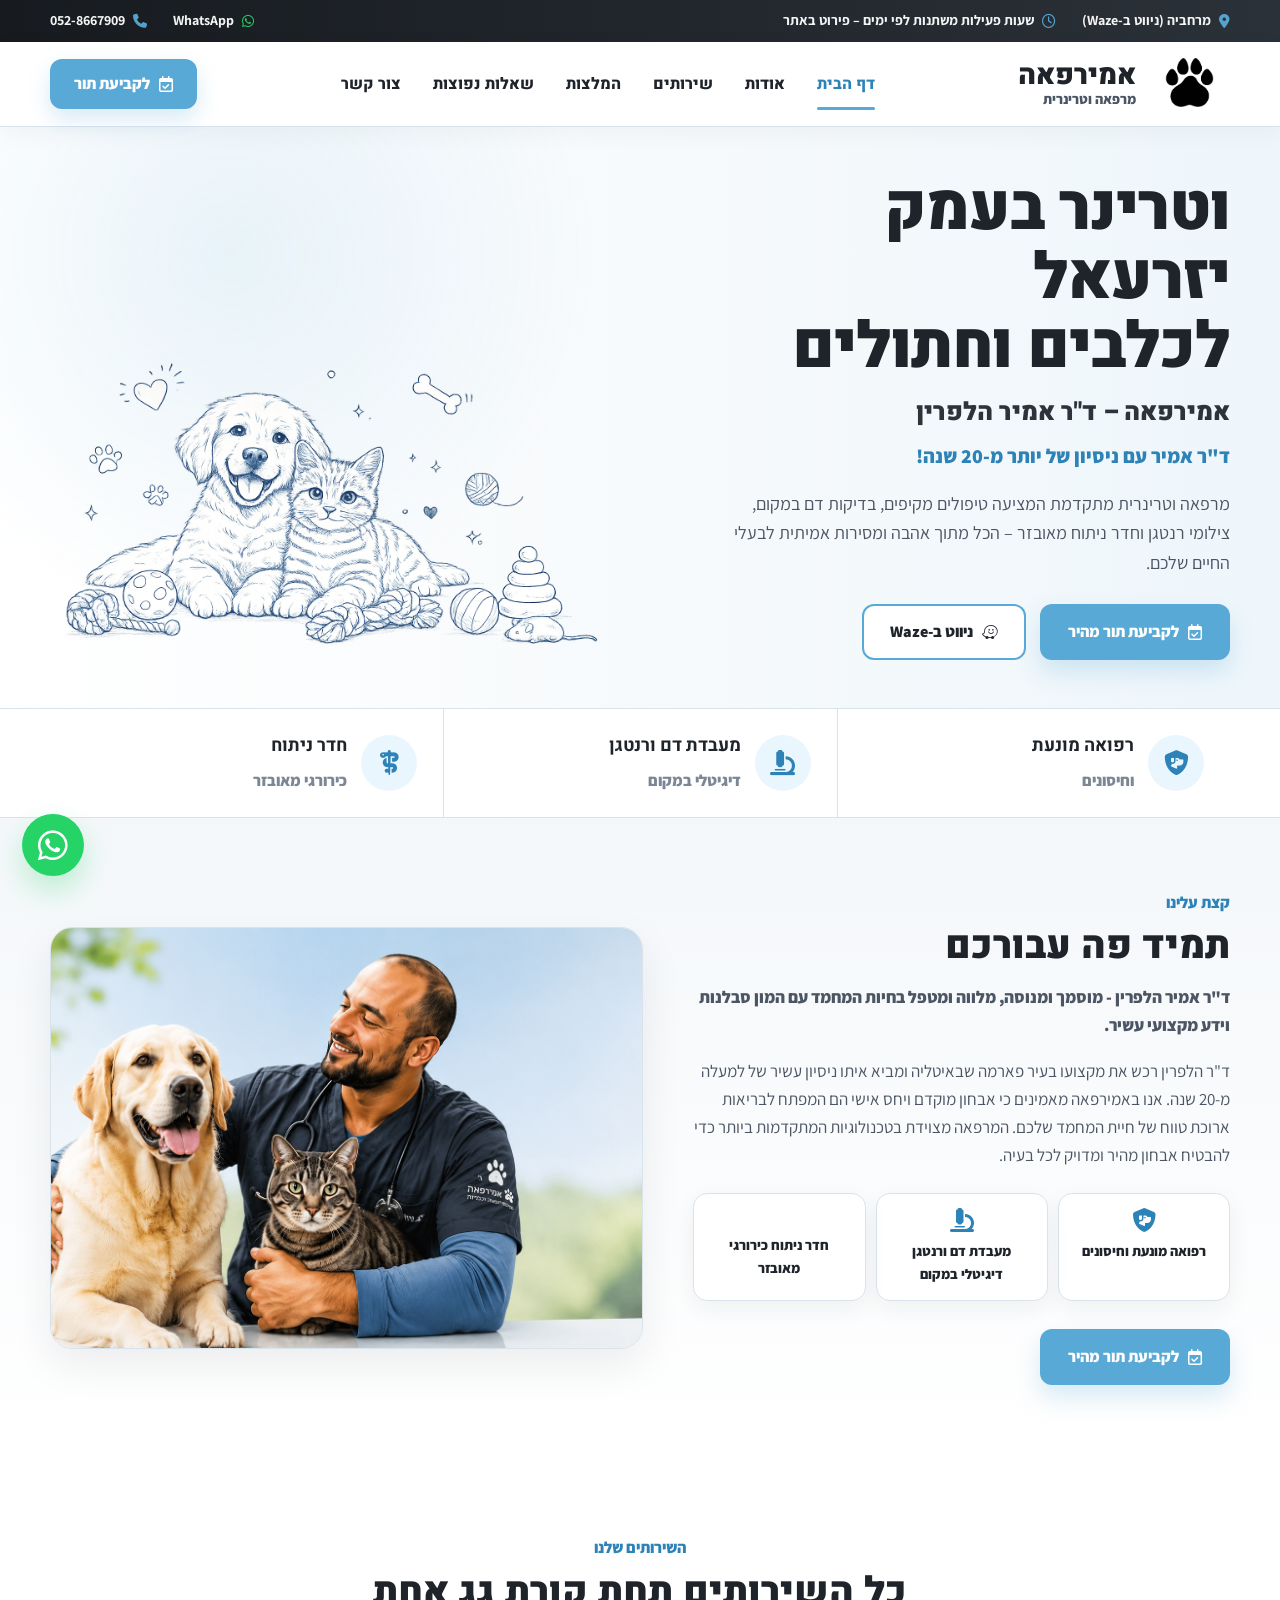
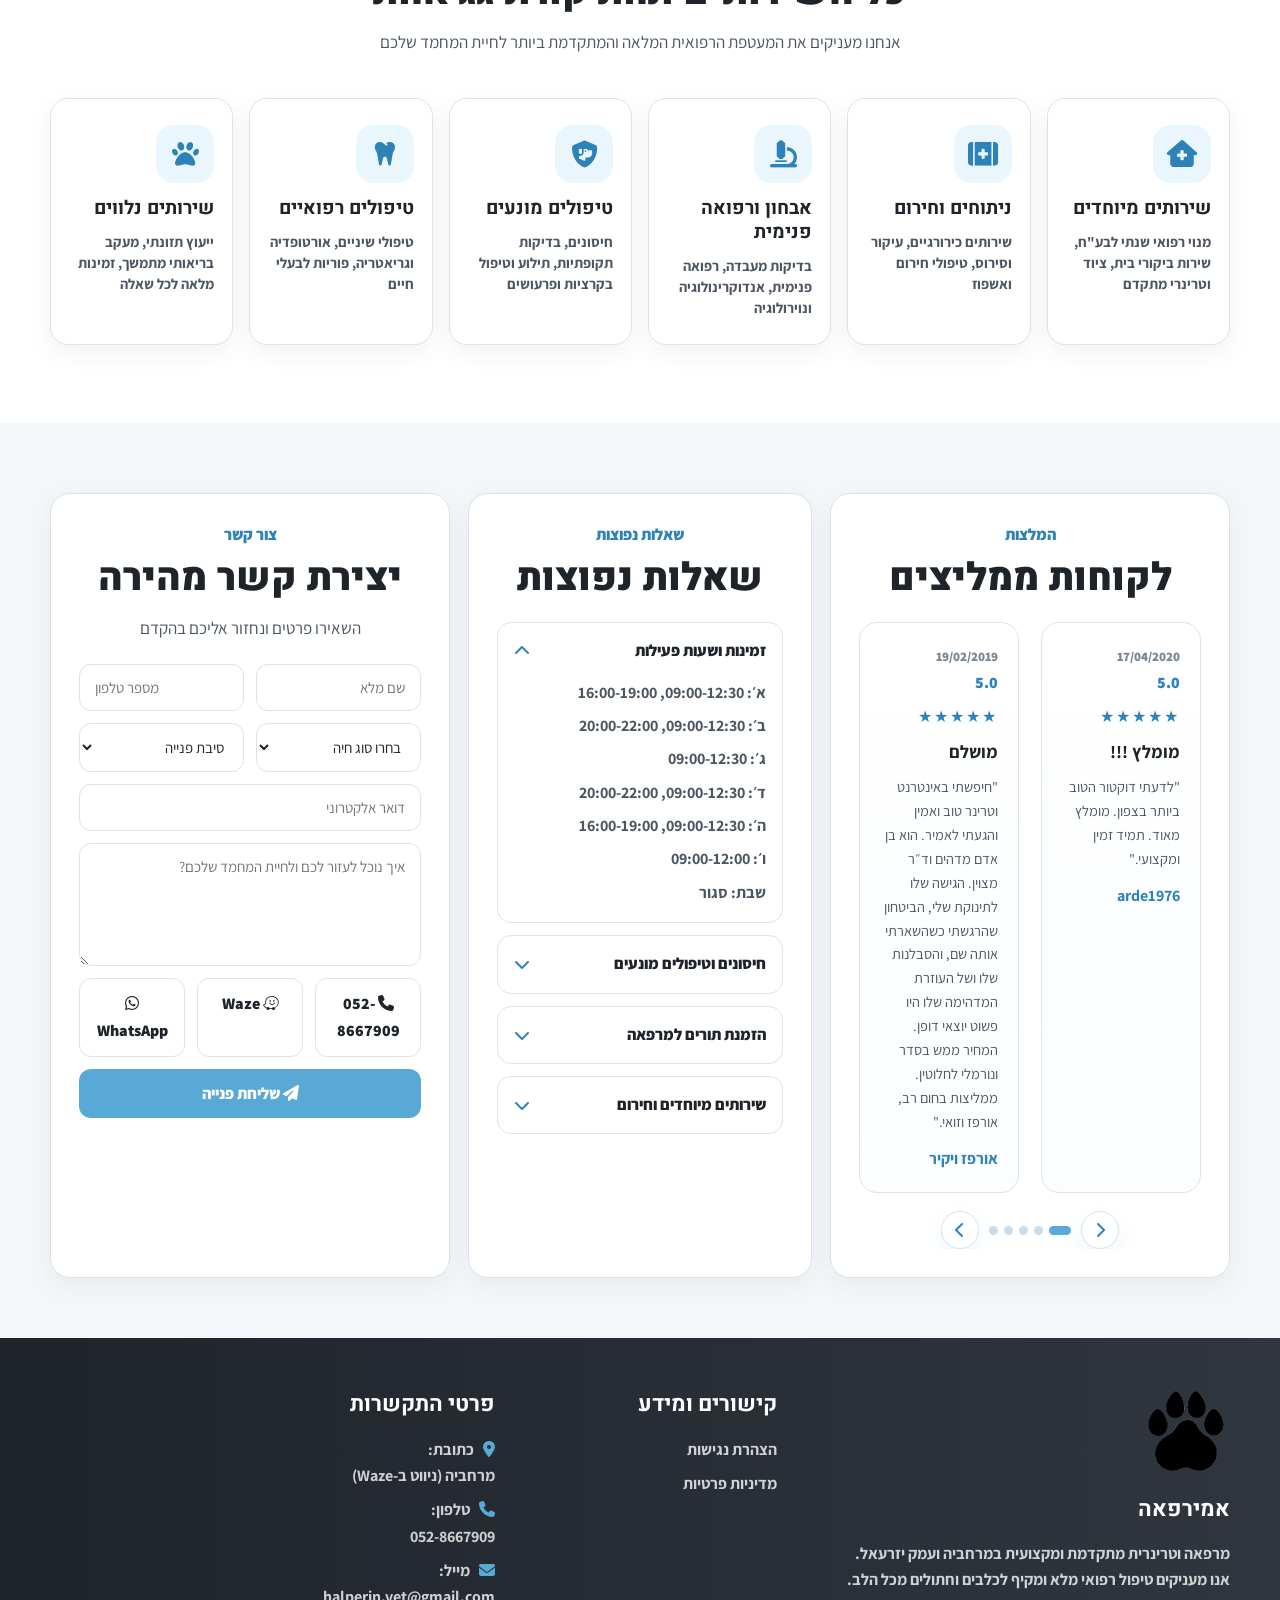
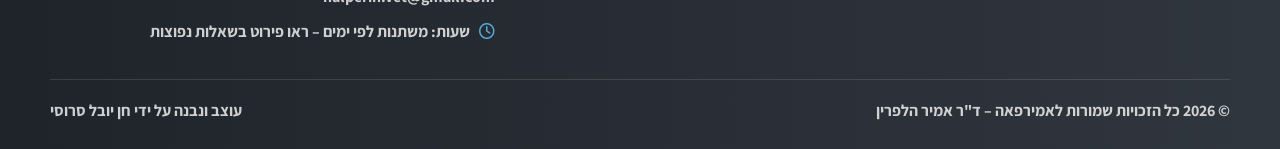
<file: index.html>
<!DOCTYPE html>
<html lang="he" dir="rtl">
<head>
  <meta charset="UTF-8" />
  <meta name="viewport" content="width=device-width, initial-scale=1.0" />
  <title>אמירפאה – ד"ר אמיר הלפרין | וטרינר בעמק יזרעאל</title>
  <meta name="description" content="אמירפאה – מרפאה וטרינרית במרחביה ובעמק יזרעאל לכלבים וחתולים. חיסונים, בדיקות דם במקום, רנטגן, חדר ניתוח וטיפול אישי ומקצועי." />

  <link rel="preconnect" href="https://fonts.googleapis.com">
  <link rel="preconnect" href="https://fonts.gstatic.com" crossorigin>
  <link href="https://fonts.googleapis.com/css2?family=Assistant:wght@300;400;600;700;800;900&family=Heebo:wght@400;500;700;800;900&display=swap" rel="stylesheet">

  <link rel="stylesheet" href="https://cdnjs.cloudflare.com/ajax/libs/font-awesome/6.5.0/css/all.min.css" />
  <link rel="stylesheet" href="style.css" />

  <style>
    /* תיקון קטן: מסיר את החתיכה/קישוט הכחול שמופיע ליד/מתחת לבאנר */
    .hero-image::before,
    .hero-image::after {
      display: none !important;
      content: none !important;
    }

    .testimonial-slider {
      position: relative;
      overflow: hidden;
    }

    .testimonial-grid {
      display: grid;
      grid-template-columns: repeat(2, minmax(0, 1fr));
      gap: 22px;
      transition: opacity .25s ease;
    }

    .testimonial-grid.is-changing {
      opacity: 0;
    }

    .testimonial-card {
      min-height: 300px;
    }

    .testimonial-rating {
      color: #2f80c1;
      font-weight: 800;
      margin-bottom: 8px;
    }

    .testimonial-controls {
      display: flex;
      align-items: center;
      justify-content: center;
      gap: 10px;
      margin-top: 18px;
    }

    .testimonial-controls button {
      width: 38px;
      height: 38px;
      border-radius: 999px;
      border: 1px solid #d7e5f2;
      background: #fff;
      color: #2f80c1;
      cursor: pointer;
      font-size: 16px;
      box-shadow: 0 8px 20px rgba(47,128,193,.08);
    }

    .testimonial-dots {
      display: flex;
      align-items: center;
      gap: 6px;
    }

    .testimonial-dots button {
      width: 9px;
      height: 9px;
      padding: 0;
      border-radius: 999px;
      border: 0;
      background: #c9dceb;
      box-shadow: none;
    }

    .testimonial-dots button.active {
      width: 22px;
      background: #5ca9dc;
    }

    @media (max-width: 700px) {
      .testimonial-grid {
        grid-template-columns: 1fr;
      }
    }
  </style>

</head>

<body>

  <div class="top-bar">
    <div class="container top-bar-inner">
      <div class="top-right">
        <a href="https://waze.com/ul?q=מרחביה" target="_blank"><i class="fa-solid fa-location-dot"></i> מרחביה (ניווט ב-Waze)</a>
        <span><i class="fa-regular fa-clock"></i> שעות פעילות משתנות לפי ימים – פירוט באתר</span>
      </div>
      <div class="top-left">
        <a href="https://wa.me/972528667909" target="_blank"><i class="fa-brands fa-whatsapp"></i> WhatsApp</a>
        <a href="tel:0528667909"><i class="fa-solid fa-phone"></i> 052-8667909</a>
      </div>
    </div>
  </div>

  <header class="site-header">
    <div class="container header-inner">
      <a href="#home" class="logo-box" aria-label="אמירפאה דף הבית">
        <img src="Logo.png" alt="לוגו אמירפאה">
        <div>
          <strong>אמירפאה</strong>
          <span>מרפאה וטרינרית</span>
        </div>
      </a>

      <nav class="desktop-nav">
        <a href="#home" class="active">דף הבית</a>
        <a href="#about">אודות</a>
        <a href="#services">שירותים</a>
        <a href="#testimonials">המלצות</a>
        <a href="#faq">שאלות נפוצות</a>
        <a href="#contact">צור קשר</a>
      </nav>

      <a href="#contact" class="header-btn"><i class="fa-regular fa-calendar-check"></i> לקביעת תור</a>

      <button class="menu-toggle" aria-label="פתיחת תפריט" aria-expanded="false">
        <i class="fa-solid fa-bars"></i>
      </button>
    </div>

    <nav class="mobile-nav">
      <a href="#home">דף הבית</a>
      <a href="#about">אודות</a>
      <a href="#services">שירותים</a>
      <a href="#testimonials">המלצות</a>
      <a href="#faq">שאלות נפוצות</a>
      <a href="#contact">צור קשר</a>
      <a href="#contact" class="mobile-cta">לקביעת תור</a>
    </nav>
  </header>

  <main>
    <section id="home" class="hero">
      <div class="container hero-grid">
        <div class="hero-text">
          <h1>וטרינר בעמק יזרעאל<br>לכלבים וחתולים</h1>
          <h2>אמירפאה – ד"ר אמיר הלפרין</h2>
          <p class="hero-strong">ד"ר אמיר עם ניסיון של יותר מ-20 שנה!</p>
          <p>
            מרפאה וטרינרית מתקדמת המציעה טיפולים מקיפים, בדיקות דם במקום,
            צילומי רנטגן וחדר ניתוח מאובזר – הכל מתוך אהבה ומסירות אמיתית לבעלי החיים שלכם.
          </p>
          <div class="hero-actions">
            <a href="#contact" class="btn btn-main"><i class="fa-regular fa-calendar-check"></i> לקביעת תור מהיר</a>
            <a href="https://waze.com/ul?q=מרחביה" target="_blank" class="btn btn-light"><i class="fa-brands fa-waze"></i> ניווט ב-Waze</a>
          </div>
        </div>

        <div class="hero-image">
          <img src="banner.png" alt="ד&quot;ר אמיר הלפרין עם כלב">
        </div>
      </div>
    </section>

    <section class="quick-features">
      <div class="container quick-grid">
        <div class="quick-item">
          <i class="fa-solid fa-shield-dog"></i>
          <strong>רפואה מונעת</strong>
          <span>וחיסונים</span>
        </div>
        <div class="quick-item">
          <i class="fa-solid fa-microscope"></i>
          <strong>מעבדת דם ורנטגן</strong>
          <span>דיגיטלי במקום</span>
        </div>
        <div class="quick-item">
          <i class="fa-solid fa-staff-snake"></i>
          <strong>חדר ניתוח</strong>
          <span>כירורגי מאובזר</span>
        </div>
      </div>
    </section>

    <section id="about" class="about">
      <div class="container about-grid">
        <div class="about-copy">
          <span class="section-label">קצת עלינו</span>
          <h2>תמיד פה עבורכם</h2>
          <p class="lead">ד"ר אמיר הלפרין - מוסמך ומנוסה, מלווה ומטפל בחיות המחמד עם המון סבלנות וידע מקצועי עשיר.</p>
          <p>
            ד"ר הלפרין רכש את מקצועו בעיר פארמה שבאיטליה ומביא איתו ניסיון עשיר של למעלה מ-20 שנה.
            אנו באמירפאה מאמינים כי אבחון מוקדם ויחס אישי הם המפתח לבריאות ארוכת טווח של חיית המחמד שלכם.
            המרפאה מצוידת בטכנולוגיות המתקדמות ביותר כדי להבטיח אבחון מהיר ומדויק לכל בעיה.
          </p>

          <div class="about-points">
            <div><i class="fa-solid fa-shield-dog"></i><span>רפואה מונעת וחיסונים</span></div>
            <div><i class="fa-solid fa-microscope"></i><span>מעבדת דם ורנטגן דיגיטלי במקום</span></div>
            <div><i class="fa-solid fa-scalpel"></i><span>חדר ניתוח כירורגי מאובזר</span></div>
          </div>

          <a href="#contact" class="btn btn-main"><i class="fa-regular fa-calendar-check"></i> לקביעת תור מהיר</a>
        </div>

        <div class="about-photo">
          <img src="dr-amir.png" alt="ד&quot;ר אמיר בטיפול" loading="lazy">
        </div>
      </div>
    </section>

    <section id="services" class="services">
      <div class="container">
        <div class="section-head">
          <span class="section-label">השירותים שלנו</span>
          <h2>כל השירותים תחת קורת גג אחת</h2>
          <p>אנחנו מעניקים את המעטפת הרפואית המלאה והמתקדמת ביותר לחיית המחמד שלכם</p>
        </div>

        <div class="services-grid">
          <article class="service-card">
            <i class="fa-solid fa-house-medical"></i>
            <h3>שירותים מיוחדים</h3>
            <p>מנוי רפואי שנתי לבע"ח, שירות ביקורי בית, ציוד וטרינרי מתקדם</p>
          </article>
          <article class="service-card">
            <i class="fa-solid fa-kit-medical"></i>
            <h3>ניתוחים וחירום</h3>
            <p>שירותים כירורגיים, עיקור וסירוס, טיפולי חירום ואשפוז</p>
          </article>
          <article class="service-card">
            <i class="fa-solid fa-microscope"></i>
            <h3>אבחון ורפואה פנימית</h3>
            <p>בדיקות מעבדה, רפואה פנימית, אנדוקרינולוגיה ונוירולוגיה</p>
          </article>
          <article class="service-card">
            <i class="fa-solid fa-shield-dog"></i>
            <h3>טיפולים מונעים</h3>
            <p>חיסונים, בדיקות תקופתיות, תילוע וטיפול בקרציות ופרעושים</p>
          </article>
          <article class="service-card">
            <i class="fa-solid fa-tooth"></i>
            <h3>טיפולים רפואיים</h3>
            <p>טיפולי שיניים, אורטופדיה וגריאטריה, פוריות לבעלי חיים</p>
          </article>
          <article class="service-card">
            <i class="fa-solid fa-paw"></i>
            <h3>שירותים נלווים</h3>
            <p>ייעוץ תזונתי, מעקב בריאותי מתמשך, זמינות מלאה לכל שאלה</p>
          </article>
        </div>
      </div>
    </section>

    <section class="info-panels">
      <div class="container panels-grid">

        <section id="testimonials" class="panel">
          <div class="section-head small">
            <span class="section-label">המלצות</span>
            <h2>לקוחות ממליצים</h2>
          </div>

          <div class="testimonial-slider" aria-label="המלצות לקוחות מתחלפות">
            <div class="testimonial-grid" id="testimonialGrid"></div>
            <div class="testimonial-controls">
              <button type="button" id="testimonialNext" aria-label="המלצה הבאה"><i class="fa-solid fa-chevron-right"></i></button>
              <div class="testimonial-dots" id="testimonialDots" aria-label="בחירת קבוצת המלצות"></div>
              <button type="button" id="testimonialPrev" aria-label="המלצה קודמת"><i class="fa-solid fa-chevron-left"></i></button>
            </div>
          </div>
        </section>

        <section id="faq" class="panel">
          <div class="section-head small">
            <span class="section-label">שאלות נפוצות</span>
            <h2>שאלות נפוצות</h2>
          </div>

          <details open>
            <summary>זמינות ושעות פעילות</summary>
            <p><strong>א׳:</strong> 09:00-12:30, 16:00-19:00</p>
            <p><strong>ב׳:</strong> 09:00-12:30, 20:00-22:00</p>
            <p><strong>ג׳:</strong> 09:00-12:30</p>
            <p><strong>ד׳:</strong> 09:00-12:30, 20:00-22:00</p>
            <p><strong>ה׳:</strong> 09:00-12:30, 16:00-19:00</p>
            <p><strong>ו׳:</strong> 09:00-12:00</p>
            <p><strong>שבת:</strong> סגור</p>
          </details>

          <details>
            <summary>חיסונים וטיפולים מונעים</summary>
            <p>מומלץ לבצע חיסונים ובדיקות תקופתיות לפי גיל החיה והמצב הבריאותי שלה.</p>
          </details>

          <details>
            <summary>הזמנת תורים למרפאה</summary>
            <p>ניתן לקבוע תור דרך הטופס, בטלפון או ב-WhatsApp.</p>
          </details>

          <details>
            <summary>שירותים מיוחדים וחירום</summary>
            <p>במרפאה קיימים חדר ניתוח מאובזר, רנטגן דיגיטלי ומעבדת דם במקום.</p>
          </details>
        </section>

        <section id="contact" class="panel">
          <div class="section-head small">
            <span class="section-label">צור קשר</span>
            <h2>יצירת קשר מהירה</h2>
            <p>השאירו פרטים ונחזור אליכם בהקדם</p>
          </div>

          <form action="https://formsubmit.co/amirpavet@gmail.com" method="POST" class="contact-form">
            <input type="hidden" name="_captcha" value="false">

            <div class="form-row">
              <input type="text" name="שם מלא" placeholder="שם מלא" required>
              <input type="tel" name="טלפון" placeholder="מספר טלפון" required>
            </div>

            <div class="form-row">
              <select name="סוג חיה" required>
                <option value="" selected disabled>בחרו סוג חיה</option>
                <option value="כלב">כלב</option>
                <option value="חתול">חתול</option>
                <option value="אחר">אחר</option>
              </select>

              <select name="סיבת פנייה" required>
                <option value="" selected disabled>סיבת פנייה</option>
                <option value="תור">תור</option>
                <option value="חיסון">חיסון</option>
                <option value="תשלום">תשלום</option>
                <option value="ניתוח">ניתוח</option>
                <option value="חירום">חירום</option>
                <option value="אחר">אחר</option>
              </select>
            </div>

            <input type="email" name="דואר אלקטרוני" placeholder="דואר אלקטרוני">
            <textarea name="הודעה" rows="5" placeholder="איך נוכל לעזור לכם ולחיית המחמד שלכם?" required></textarea>

            <div class="contact-shortcuts">
              <a href="tel:0528667909"><i class="fa-solid fa-phone"></i> 052-8667909</a>
              <a href="https://waze.com/ul?q=מרחביה" target="_blank"><i class="fa-brands fa-waze"></i> Waze</a>
              <a href="https://wa.me/972528667909" target="_blank"><i class="fa-brands fa-whatsapp"></i> WhatsApp</a>
            </div>

            <button type="submit"><i class="fa-solid fa-paper-plane"></i> שליחת פנייה</button>
          </form>
        </section>

      </div>
    </section>
  </main>

  <a href="https://wa.me/972528667909" target="_blank" class="whatsapp-float" aria-label="פנייה מהירה בוואטסאפ">
    <i class="fa-brands fa-whatsapp"></i>
  </a>

  <footer class="footer">
    <div class="container footer-grid">
      <div>
        <img src="Logo.png" alt="אמירפאה" class="footer-logo">
        <h3>אמירפאה</h3>
        <p>מרפאה וטרינרית מתקדמת ומקצועית במרחביה ועמק יזרעאל.</p>
        <p>אנו מעניקים טיפול רפואי מלא ומקיף לכלבים וחתולים מכל הלב.</p>
      </div>

      <div>
        <h3>קישורים ומידע</h3>
        <a href="accessibility.html">הצהרת נגישות</a>
        <a href="privacy.html">מדיניות פרטיות</a>
      </div>

      <div>
        <h3>פרטי התקשרות</h3>
        <p><i class="fa-solid fa-location-dot"></i> כתובת: <a href="https://waze.com/ul?q=מרחביה" target="_blank">מרחביה (ניווט ב-Waze)</a></p>
        <p><i class="fa-solid fa-phone"></i> טלפון: <a href="tel:0528667909">052-8667909</a></p>
        <p><i class="fa-solid fa-envelope"></i> מייל: <a href="mailto:halperin.vet@gmail.com">halperin.vet@gmail.com</a></p>
        <p><i class="fa-regular fa-clock"></i> שעות: משתנות לפי ימים – ראו פירוט בשאלות נפוצות</p>
      </div>
    </div>

    <div class="footer-bottom">
      <p>© 2026 כל הזכויות שמורות לאמירפאה – ד"ר אמיר הלפרין</p>
      <p>עוצב ונבנה על ידי חן יובל סרוסי</p>
    </div>
  </footer>

  <script>
    const toggle = document.querySelector('.menu-toggle');
    const mobileNav = document.querySelector('.mobile-nav');

    if (toggle && mobileNav) {
      toggle.addEventListener('click', () => {
        const opened = mobileNav.classList.toggle('open');
        toggle.setAttribute('aria-expanded', opened ? 'true' : 'false');
      });

      mobileNav.querySelectorAll('a').forEach(link => {
        link.addEventListener('click', () => {
          mobileNav.classList.remove('open');
          toggle.setAttribute('aria-expanded', 'false');
        });
      });
    }


    const testimonials = [
      {
        name: 'arde1976',
        rating: '5.0',
        date: '17/04/2020',
        title: 'מומלץ !!!',
        text: 'לדעתי דוקטור הטוב ביותר בצפון. מומלץ מאוד. תמיד זמין ומקצועי.'
      },
      {
        name: 'אורפז ויקיר',
        rating: '5.0',
        date: '19/02/2019',
        title: 'מושלם',
        text: 'חיפשתי באינטרנט וטרינר טוב ואמין והגעתי לאמיר. הוא בן אדם מדהים וד״ר מצוין. הגישה שלו לתינוקת שלי, הביטחון שהרגשתי כשהשארתי אותה שם, והסבלנות שלו ושל העוזרת המדהימה שלו היו פשוט יוצאי דופן. המחיר ממש בסדר ונורמלי לחלוטין. ממליצות בחום רב, אורפז וזואי.'
      },
      {
        name: 'Marina',
        rating: '5.0',
        date: '07/07/2018',
        title: 'מומלץ!',
        text: 'כבר מספר שנים הכלב שלי מטופל אצלו ולא מחליפה אותו. שירות מעולה, תמיד זמין, מחיר הוגן לכל בעיה. ממליצה בחום!'
      },
      {
        name: 'נתי',
        rating: '4.4',
        date: '29/08/2017',
        title: 'שירות מעולה',
        text: 'פניתי לבית העסק לצורך טיפול בכלב, קיבלתי שירות מעולה, הכלב טופל טוב, שילמתי מחיר בהתאם לציפיותיי, בחנתי הצעות נוספות ובחרתי בו הטוב מביניהם לדעתי.'
      },
      {
        name: 'יוסי',
        rating: '4.6',
        date: '20/04/2016',
        title: 'מקצועי ונפלא',
        text: 'פניתי לאמירפאה לצורך טיפול בכלב. השירות היה מקצועי מאוד, היחס נפלא, קיבלו אותי בדיוק בזמן והמחיר היה סביר. בחרתי במרפאה כי היא קרובה ונוחה.'
      },
      {
        name: 'עדיאל',
        rating: '4.6',
        date: '24/03/2016',
        title: 'זמין גם בלילה',
        text: 'פניתי לטיפול לכלבה. הוא היה היחידי שהיה זמין בלילה. הוא אדיב וטיפל בכלבה טוב.'
      },
      {
        name: 'מאיה',
        rating: '5.0',
        date: '24/03/2016',
        title: 'שירות מעולה',
        text: 'פניתי לצורך בדיקה של כלבה. נותן שירות מעולה, אדיב ונחמד, היה זמין. המחיר היה בהתאם לציפיות.'
      },
      {
        name: 'עינת',
        rating: '5.0',
        date: '24/03/2016',
        title: 'אדיב והוגן',
        text: 'פניתי לחיסון כלב. שירות אדיב במחיר הוגן. הכלב מרגיש טוב.'
      },
      {
        name: 'Arbel',
        rating: '5.0',
        date: '17/03/2016',
        title: 'מרפאה מצוינת',
        text: 'הכלבה שלי אינה פשוטה ומאוד מפחדת, אבל אמיר הצליח להתחבב עליה ולבדוק אותה בלי לטשטש. הטיפול מקצועי ואדיב, ובהמשך הוא תמיד מתקשר לשאול מה שלומה ואם הטיפול עובד. תודה רבה על שירות מופלא, נמשיך לבקר.'
      },
      {
        name: 'קסניה',
        rating: '4.6',
        date: '08/03/2016',
        title: 'מקצועי ואדיב',
        text: 'פניתי לאמירפאה לטיפול בכלבה שנדרסה על ידי רכב. עשו לה צילום רנטגן וטשטוש. השירות מאוד מקצועי, היחס אדיב, עמדו בזמנים והגעתי לפי המלצה שקיבלתי.'
      }
    ];

    const testimonialGrid = document.getElementById('testimonialGrid');
    const testimonialDots = document.getElementById('testimonialDots');
    const testimonialNext = document.getElementById('testimonialNext');
    const testimonialPrev = document.getElementById('testimonialPrev');
    let testimonialIndex = 0;
    const testimonialsPerPage = 2;
    const totalTestimonialPages = Math.ceil(testimonials.length / testimonialsPerPage);

    function renderStars(rating) {
      const fullStars = Math.round(Number(rating));
      return '★'.repeat(fullStars) + '☆'.repeat(5 - fullStars);
    }

    function renderTestimonials() {
      if (!testimonialGrid || !testimonialDots) return;

      testimonialGrid.classList.add('is-changing');

      setTimeout(() => {
        const start = testimonialIndex * testimonialsPerPage;
        const current = testimonials.slice(start, start + testimonialsPerPage);

        testimonialGrid.innerHTML = current.map(item => `
          <article class="testimonial-card">
            <span>${item.date}</span>
            <div class="testimonial-rating">${item.rating}</div>
            <div class="stars">${renderStars(item.rating)}</div>
            <h3>${item.title}</h3>
            <p>"${item.text}"</p>
            <strong>${item.name}</strong>
          </article>
        `).join('');

        testimonialDots.innerHTML = Array.from({ length: totalTestimonialPages }, (_, i) => `
          <button type="button" class="${i === testimonialIndex ? 'active' : ''}" aria-label="מעבר לקבוצת המלצות ${i + 1}"></button>
        `).join('');

        testimonialDots.querySelectorAll('button').forEach((dot, i) => {
          dot.addEventListener('click', () => {
            testimonialIndex = i;
            renderTestimonials();
          });
        });

        testimonialGrid.classList.remove('is-changing');
      }, 180);
    }

    function moveTestimonials(direction) {
      testimonialIndex = (testimonialIndex + direction + totalTestimonialPages) % totalTestimonialPages;
      renderTestimonials();
    }

    if (testimonialNext && testimonialPrev) {
      testimonialNext.addEventListener('click', () => moveTestimonials(1));
      testimonialPrev.addEventListener('click', () => moveTestimonials(-1));
      renderTestimonials();
      setInterval(() => moveTestimonials(1), 6500);
    }

  </script>
</body>
</html>
</file>
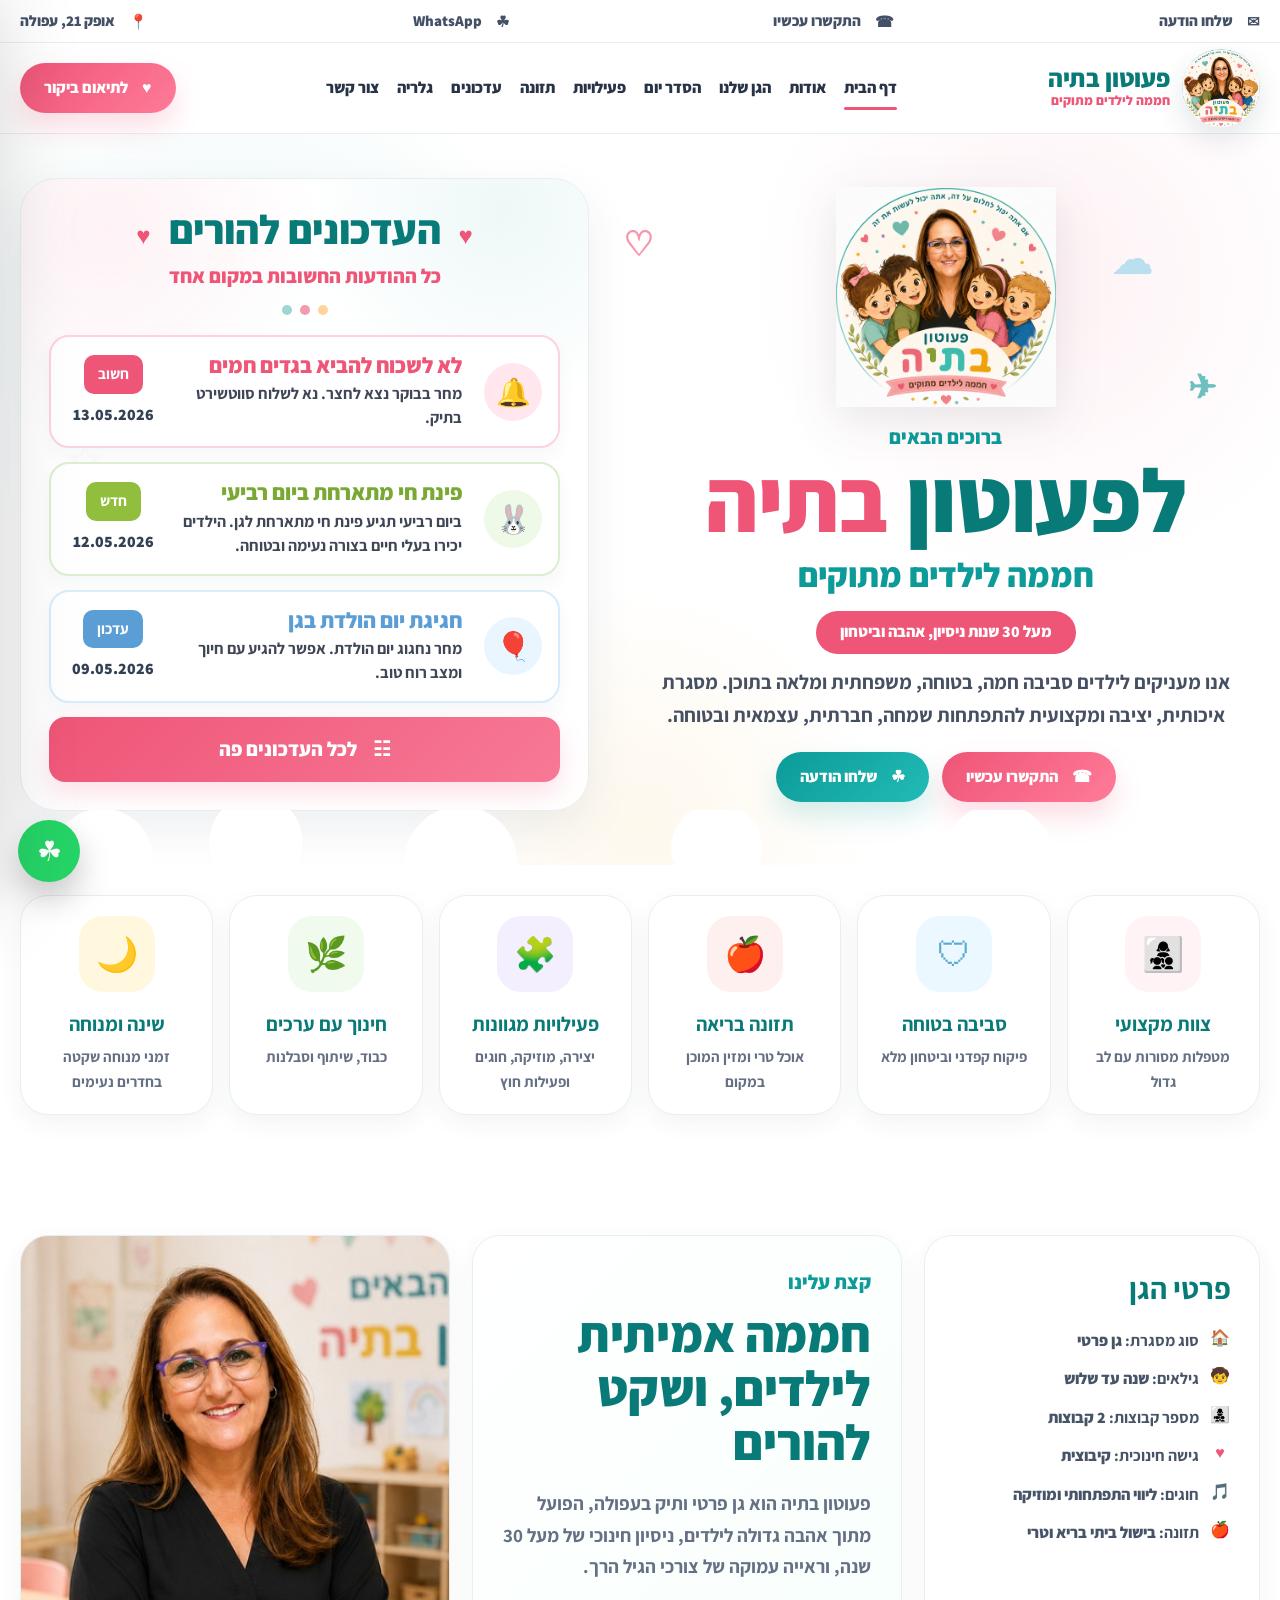
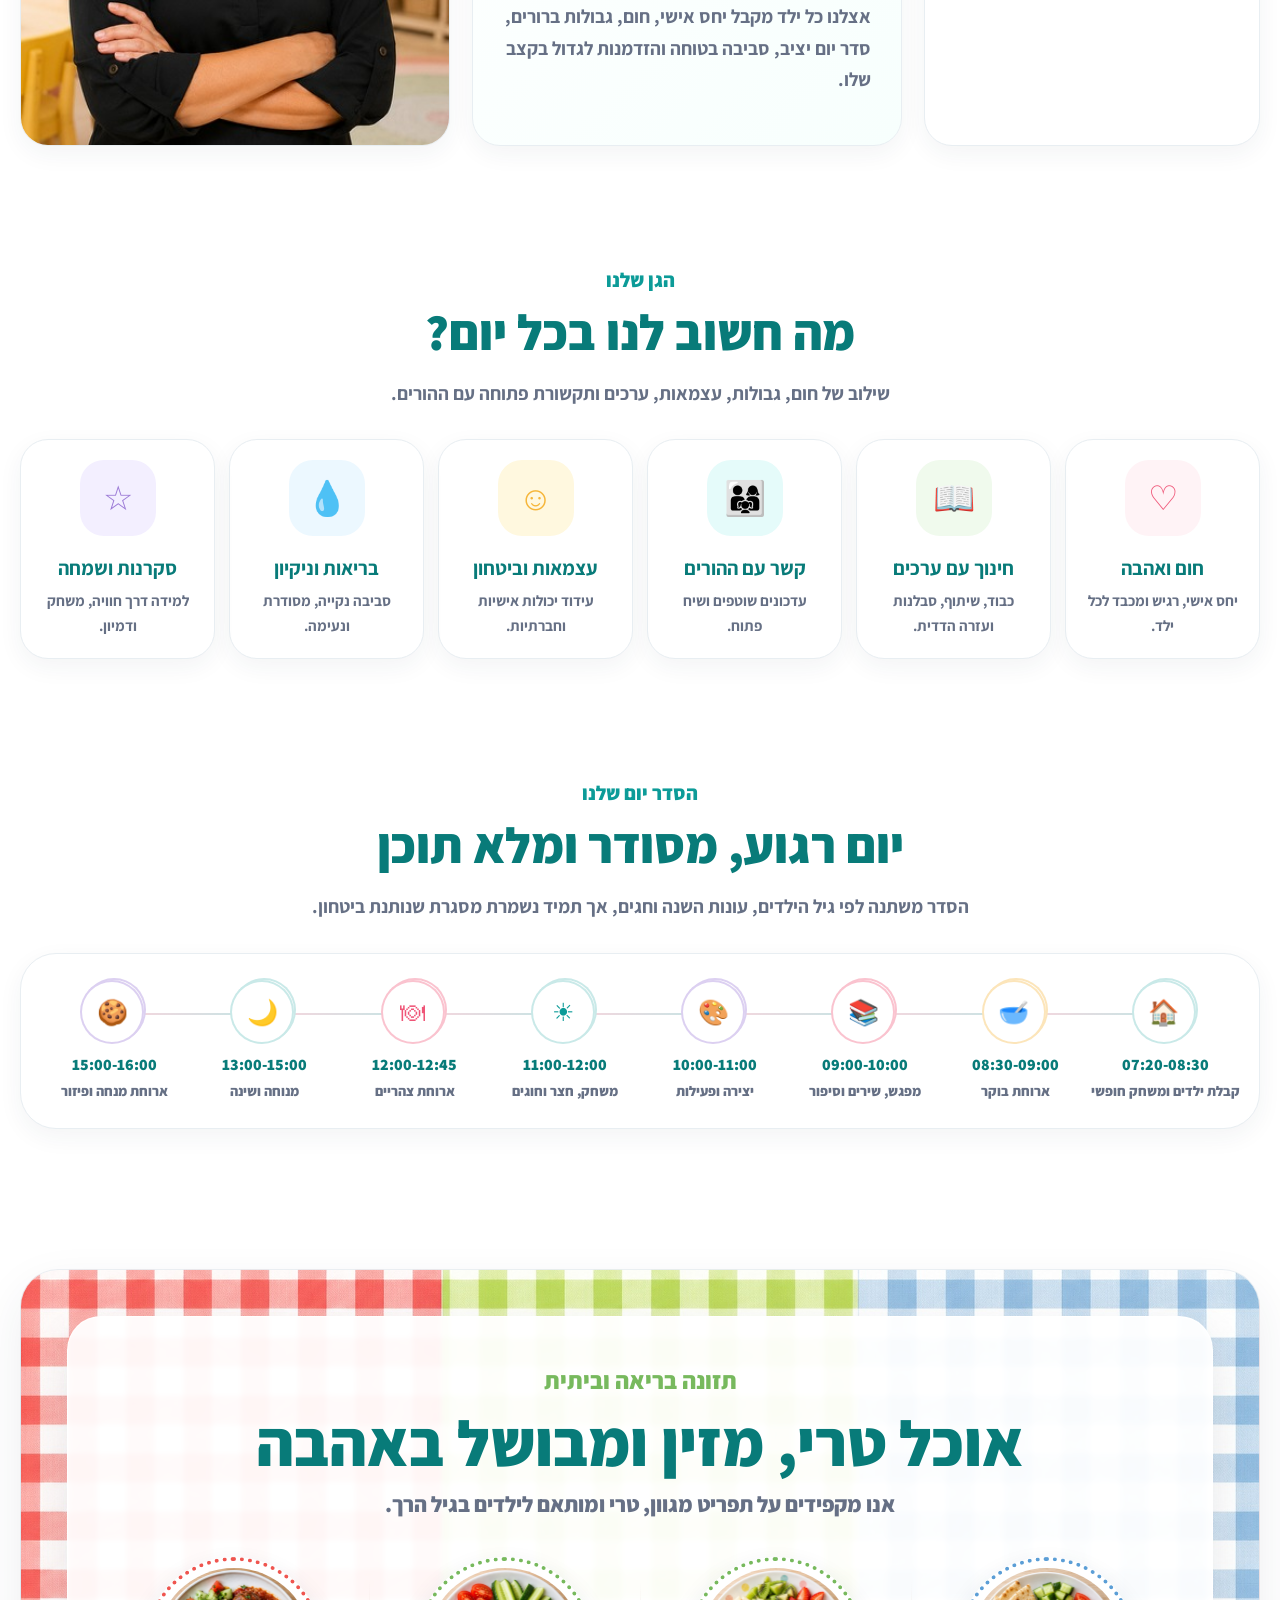
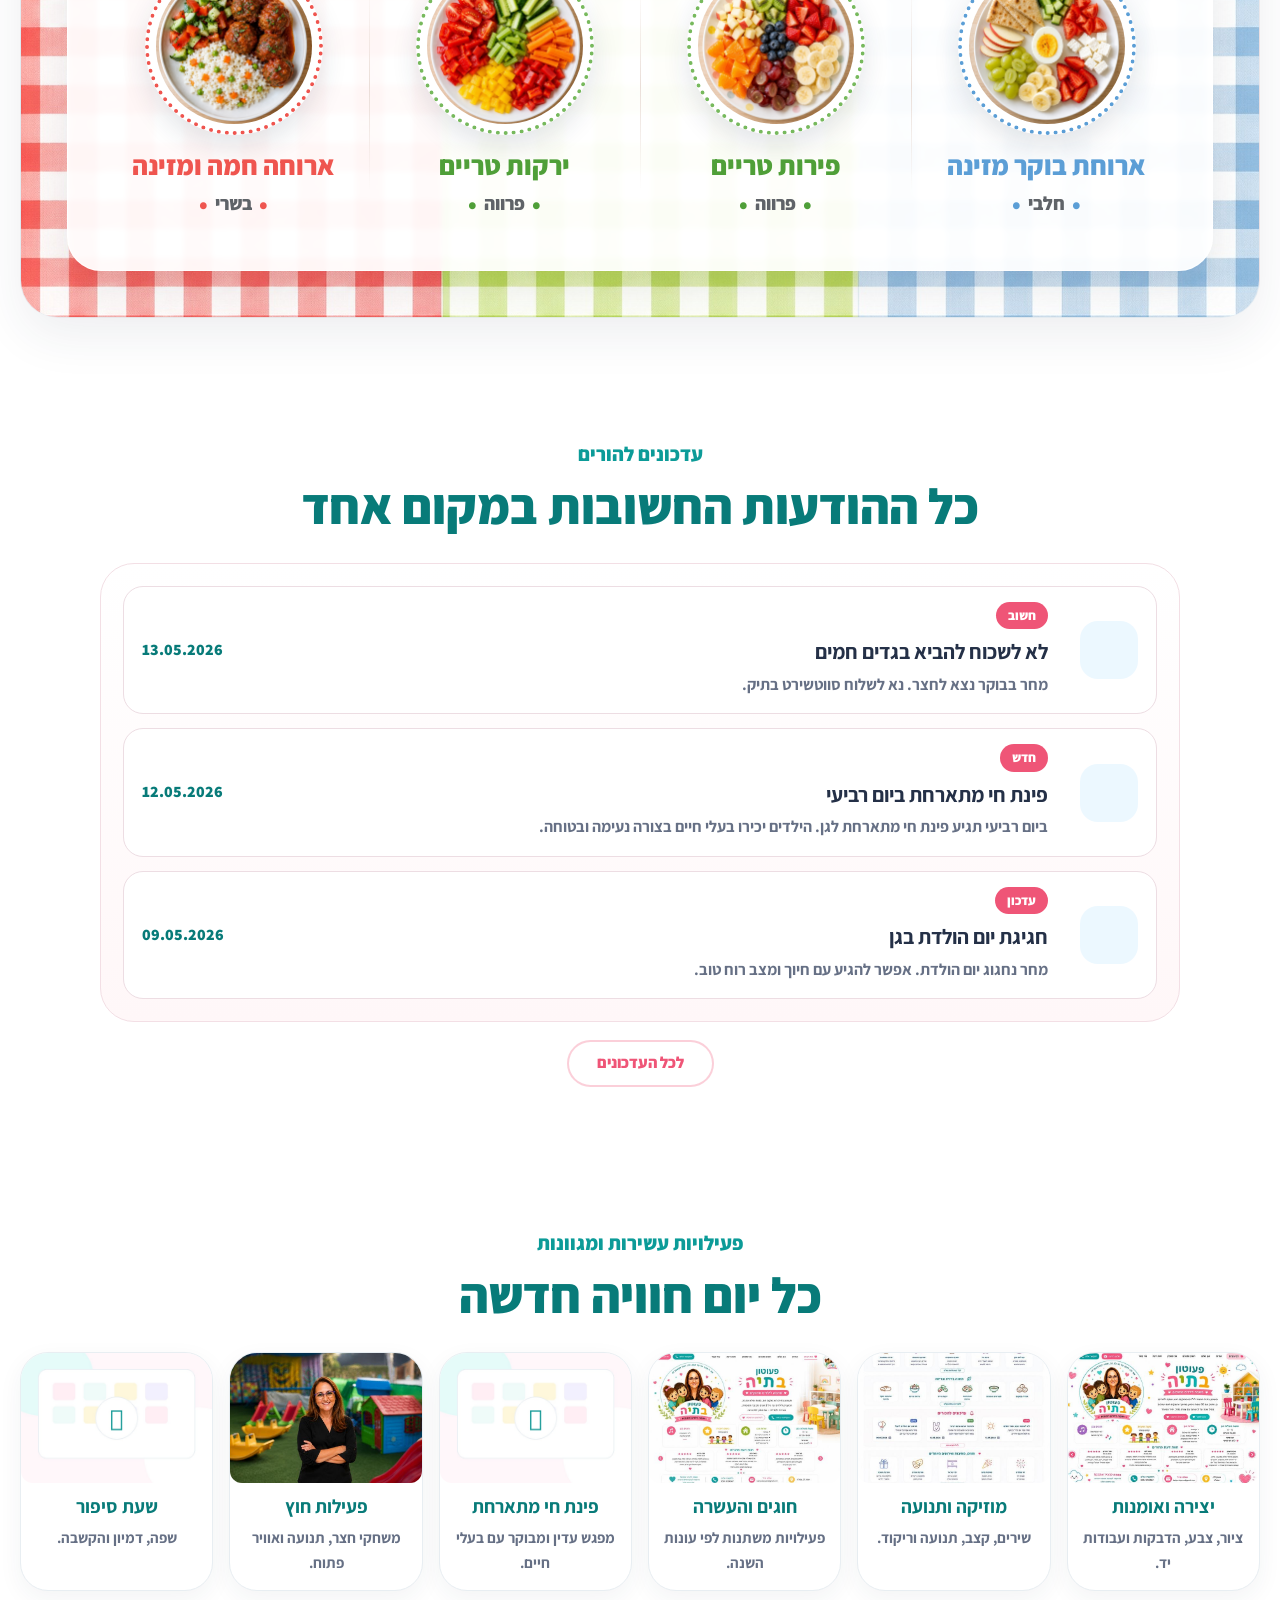
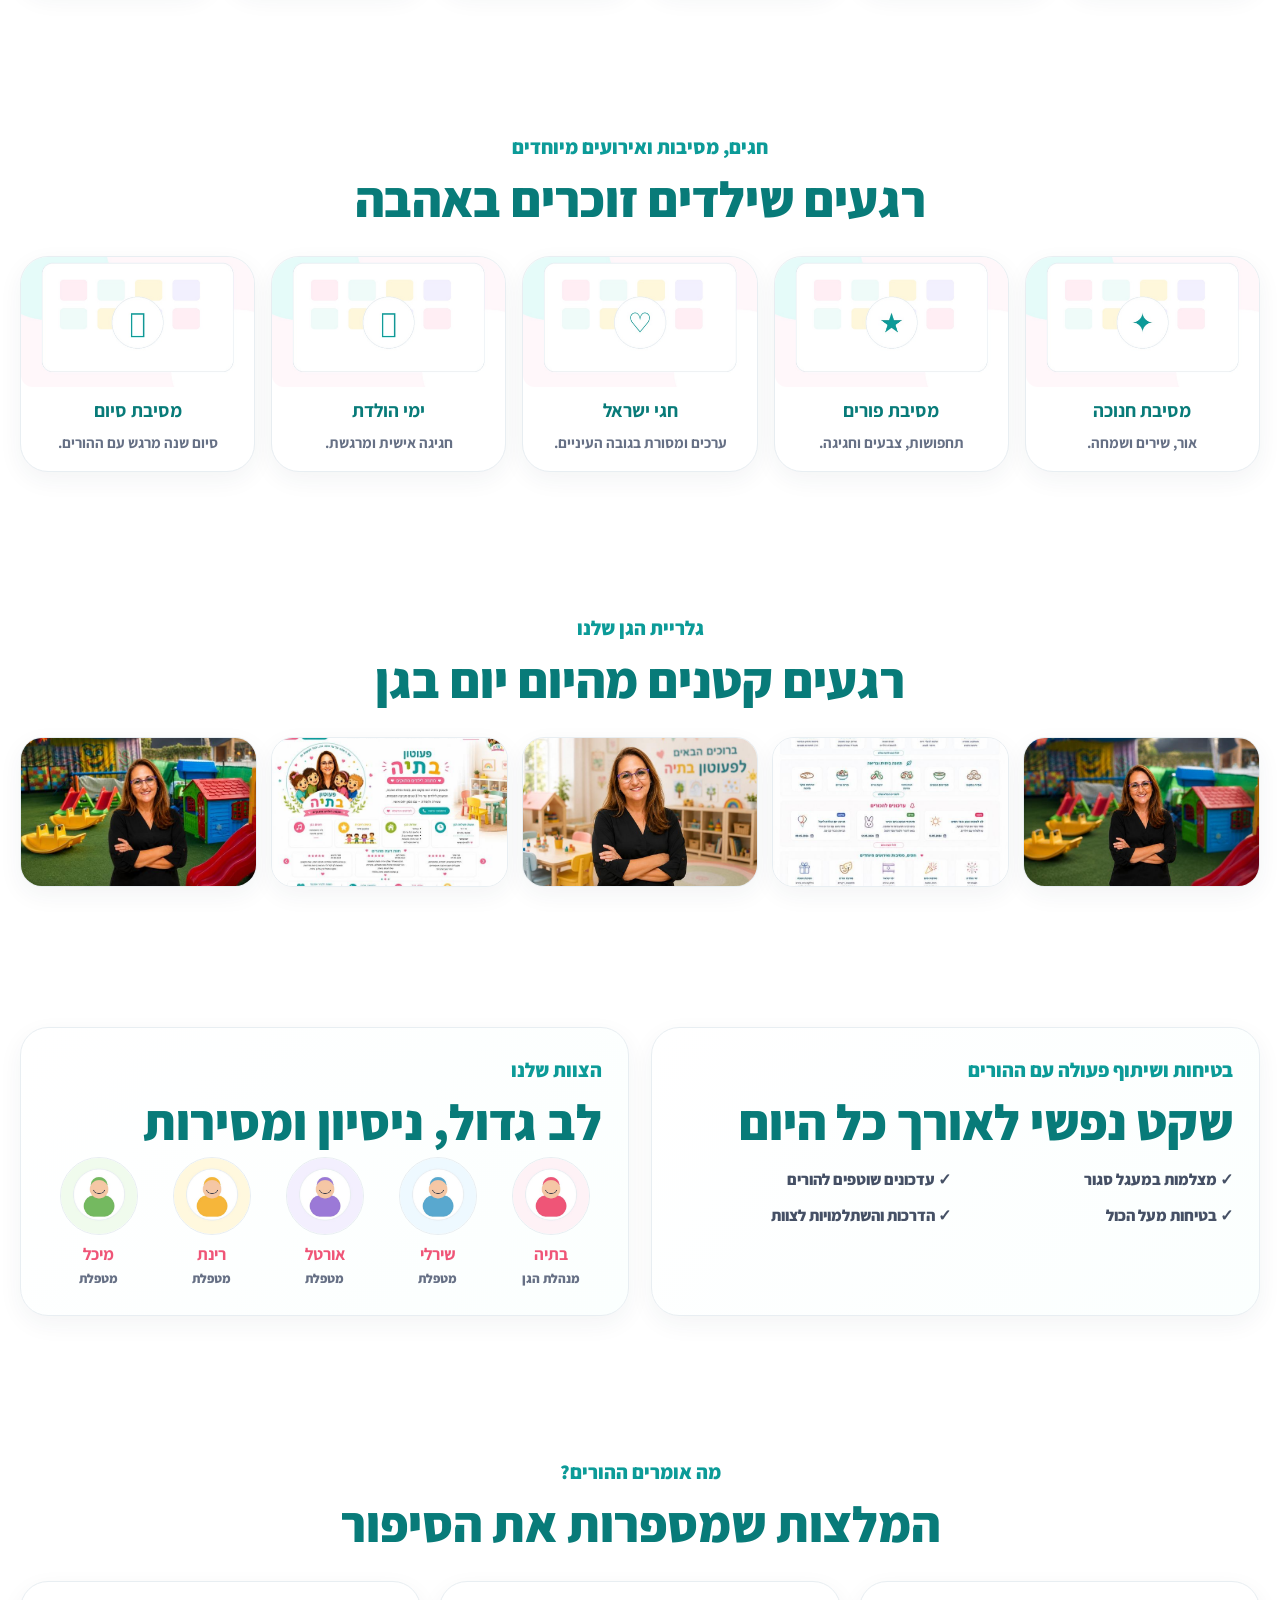
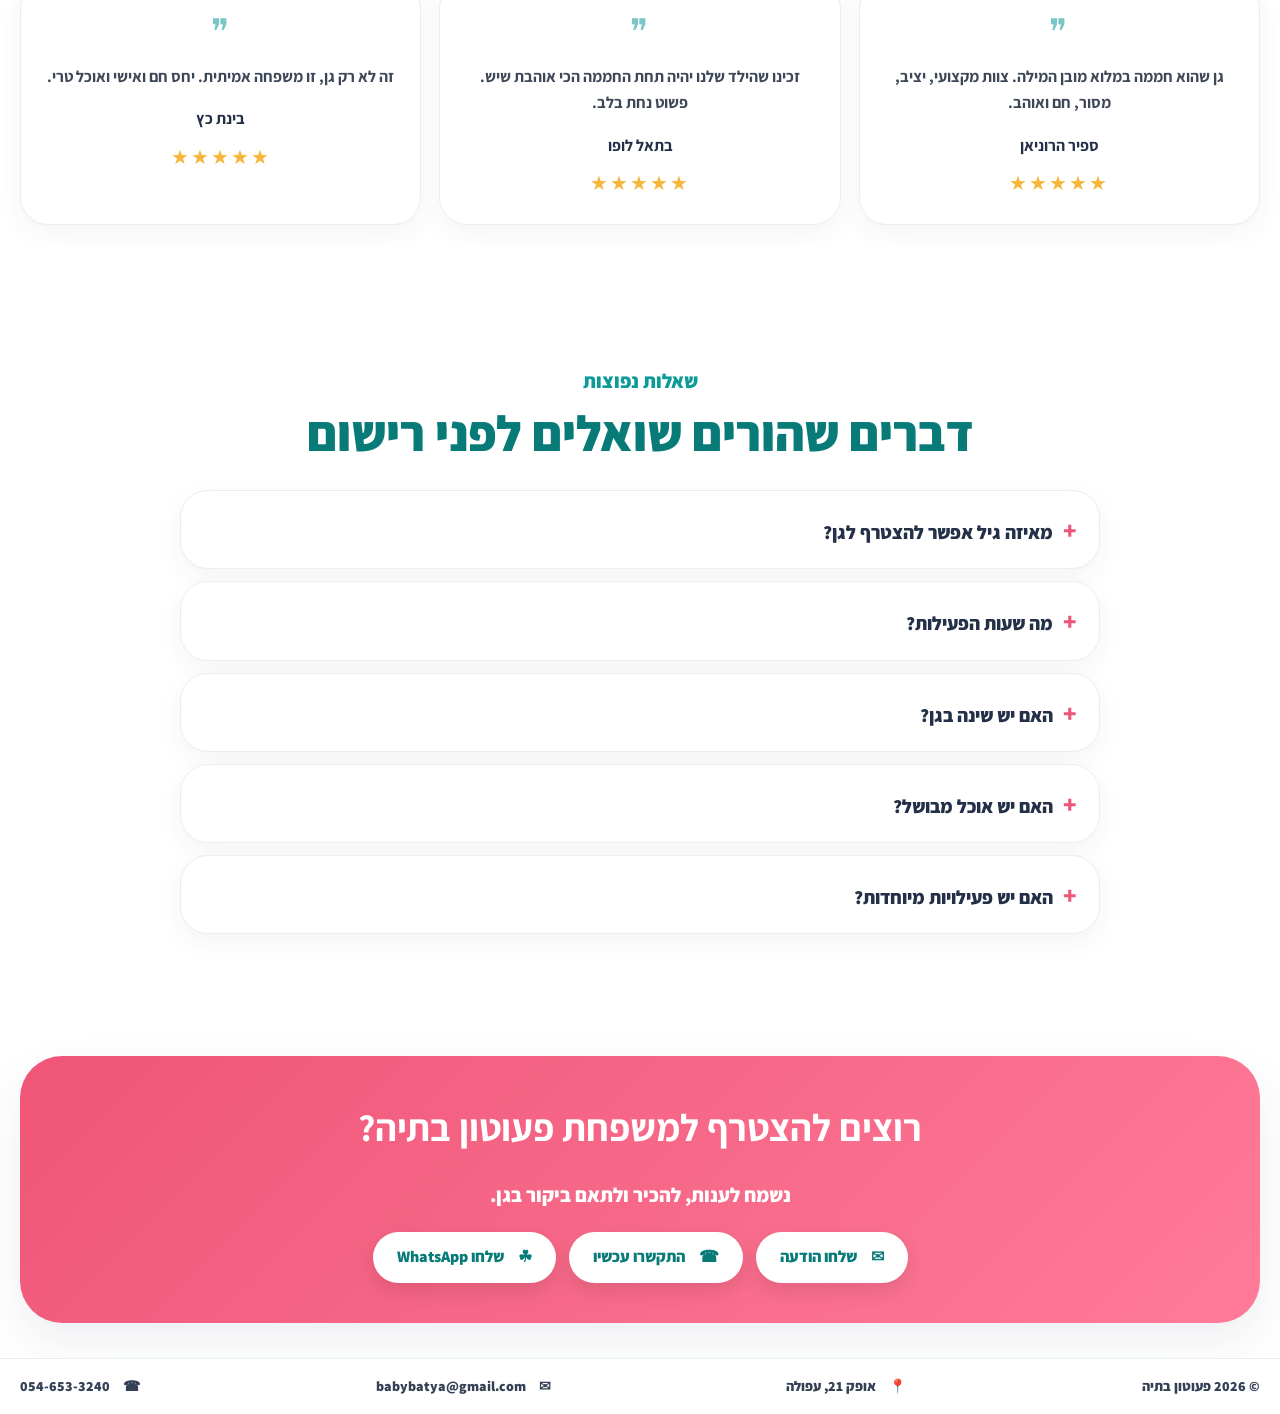
<file: batya/index.html>
<!DOCTYPE html>
<html lang="he" dir="rtl">
<head>
  <meta charset="UTF-8" />
  <meta name="viewport" content="width=device-width, initial-scale=1.0" />
  <title>פעוטון בתיה | חממה לילדים מתוקים</title>
  <meta name="description" content="פעוטון בתיה בעפולה - גן פרטי ותיק, חם ומשפחתי לגילאי שנה עד שלוש. מעל 30 שנות ניסיון, תזונה ביתית, פעילויות עשירות וקשר פתוח עם ההורים." />
  <link rel="preconnect" href="https://fonts.googleapis.com">
  <link rel="preconnect" href="https://fonts.gstatic.com" crossorigin>
  <link href="https://fonts.googleapis.com/css2?family=Assistant:wght@400;600;700;800;900&family=Heebo:wght@400;700;800;900&display=swap" rel="stylesheet">
  <link rel="stylesheet" href="style.css" />
</head>
<body>
  <div class="topbar">
    <div class="container topbar-grid">
      <a href="mailto:babybatya@gmail.com"><span class="soft-symbol">✉</span> שלחו הודעה</a>
      <a href="tel:+972546533240"><span class="soft-symbol">☎</span> התקשרו עכשיו</a>
      <a href="https://wa.me/972546533240" target="_blank"><span class="soft-symbol">☘</span> WhatsApp</a>
      <span><span class="soft-symbol">📍</span> אופק 21, עפולה</span>
    </div>
  </div>

  <header class="header">
    <div class="container header-grid">
      <a class="brand" href="#home">
        <img src="images/logo-batya.png" alt="לוגו פעוטון בתיה">
        <div>
          <strong>פעוטון בתיה</strong>
          <small>חממה לילדים מתוקים</small>
        </div>
      </a>

      <nav class="nav">
        <a class="active" href="#home">דף הבית</a>
        <a href="#about">אודות</a>
        <a href="#values">הגן שלנו</a>
        <a href="#schedule">הסדר יום</a>
        <a href="#activities">פעילויות</a>
        <a href="#nutrition">תזונה</a>
        <a href="#updates">עדכונים</a>
        <a href="#gallery">גלריה</a>
        <a href="#contact">צור קשר</a>
      </nav>

      <a class="btn btn-pink header-btn" href="#contact"><span class="soft-symbol">♥</span> לתיאום ביקור</a>
      <button class="menu-btn" id="menuBtn"><span class="soft-symbol">☰</span></button>
    </div>
  </header>

  <aside class="mobile-menu" id="mobileMenu">
    <button class="close-menu" id="closeMenu"><span class="soft-symbol">×</span></button>
    <a href="#home">דף הבית</a>
    <a href="#about">אודות</a>
    <a href="#values">הגן שלנו</a>
    <a href="#schedule">הסדר יום</a>
    <a href="#activities">פעילויות</a>
    <a href="#nutrition">תזונה</a>
    <a href="#updates">עדכונים</a>
    <a href="#events">חגים ואירועים</a>
    <a href="#safety">בטיחות</a>
    <a href="#team">הצוות</a>
    <a href="#reviews">חוות דעת</a>
    <a href="#faq">שאלות נפוצות</a>
    <a href="#contact">צור קשר</a>
  </aside>
  <div class="overlay" id="overlay"></div>

  <main>
    <section id="home" class="hero">
      <span class="doodle sun">☀</span>
      <span class="doodle cloud">☁</span>
      <span class="doodle heart">♡</span>
      <span class="doodle star">☆</span>
      <span class="doodle plane">✈</span>

      <div class="hero-clouds"></div>

      <div class="container hero-grid">
        <div class="hero-updates-card reveal">
          <div class="hero-updates-head">
            <h3><span class="soft-symbol">♥</span> העדכונים להורים <span class="soft-symbol">♥</span></h3>
            <p>כל ההודעות החשובות במקום אחד</p>
            <div class="hero-update-dots"><span></span><span></span><span></span></div>
          </div>

          <article class="hero-update-card important">
            <div class="hero-update-icon"><span class="soft-symbol">🔔</span></div>
            <div class="hero-update-text">
              <h4>לא לשכוח להביא בגדים חמים</h4>
              <p>מחר בבוקר נצא לחצר. נא לשלוח סווטשירט בתיק.</p>
            </div>
            <div class="hero-update-meta"><b>חשוב</b><time>13.05.2026</time></div>
          </article>

          <article class="hero-update-card fresh">
            <div class="hero-update-icon"><span class="soft-symbol">🐰</span></div>
            <div class="hero-update-text">
              <h4>פינת חי מתארחת ביום רביעי</h4>
              <p>ביום רביעי תגיע פינת חי מתארחת לגן. הילדים יכירו בעלי חיים בצורה נעימה ובטוחה.</p>
            </div>
            <div class="hero-update-meta"><b>חדש</b><time>12.05.2026</time></div>
          </article>

          <article class="hero-update-card notice">
            <div class="hero-update-icon"><span class="soft-symbol">🎈</span></div>
            <div class="hero-update-text">
              <h4>חגיגת יום הולדת בגן</h4>
              <p>מחר נחגוג יום הולדת. אפשר להגיע עם חיוך ומצב רוח טוב.</p>
            </div>
            <div class="hero-update-meta"><b>עדכון</b><time>09.05.2026</time></div>
          </article>

          <a class="hero-all-updates" href="#updates"><span class="soft-symbol">☷</span> לכל העדכונים פה</a>
        </div>

        <div class="hero-content reveal">
          <img class="hero-logo" src="images/logo-batya.png" alt="פעוטון בתיה">
          <span class="eyebrow">ברוכים הבאים</span>
          <h1>לפעוטון <span>בתיה</span></h1>
          <h2>חממה לילדים מתוקים</h2>
          <div class="ribbon">מעל 30 שנות ניסיון, אהבה וביטחון</div>
          <p>
            אנו מעניקים לילדים סביבה חמה, בטוחה, משפחתית ומלאה בתוכן.
            מסגרת איכותית, יציבה ומקצועית להתפתחות שמחה, חברתית, עצמאית ובטוחה.
          </p>
          <div class="actions">
            <a class="btn btn-pink" href="tel:+972546533240"><span class="soft-symbol">☎</span> התקשרו עכשיו</a>
            <a class="btn btn-teal" href="https://wa.me/972546533240" target="_blank"><span class="soft-symbol">☘</span> שלחו הודעה</a>
          </div>
        </div>
      </div>
    </section>

    <section class="feature-section">
      <div class="container feature-grid reveal">
        <article><span class="icon pink"><span class="soft-symbol">👩‍👧‍👦</span></span><h3>צוות מקצועי</h3><p>מטפלות מסורות עם לב גדול</p></article>
        <article><span class="icon blue"><span class="soft-symbol">🛡</span></span><h3>סביבה בטוחה</h3><p>פיקוח קפדני וביטחון מלא</p></article>
        <article><span class="icon red"><span class="soft-symbol">🍎</span></span><h3>תזונה בריאה</h3><p>אוכל טרי ומזין המוכן במקום</p></article>
        <article><span class="icon purple"><span class="soft-symbol">🧩</span></span><h3>פעילויות מגוונות</h3><p>יצירה, מוזיקה, חוגים ופעילות חוץ</p></article>
        <article><span class="icon green"><span class="soft-symbol">🌿</span></span><h3>חינוך עם ערכים</h3><p>כבוד, שיתוף וסבלנות</p></article>
        <article><span class="icon yellow"><span class="soft-symbol">🌙</span></span><h3>שינה ומנוחה</h3><p>זמני מנוחה שקטה בחדרים נעימים</p></article>
      </div>
    </section>

    <section id="about" class="section about">
      <div class="container about-grid">
        <aside class="details-box reveal">
          <h3>פרטי הגן</h3>
          <ul>
            <li><span class="soft-symbol">🏠</span><span><b>סוג מסגרת:</b> גן פרטי</span></li>
            <li><span class="soft-symbol">🧒</span><span><b>גילאים:</b> שנה עד שלוש</span></li>
            <li><span class="soft-symbol">👩‍👧‍👦</span><span><b>מספר קבוצות:</b> 2 קבוצות</span></li>
            <li><span class="soft-symbol">♥</span><span><b>גישה חינוכית:</b> קיבוצית</span></li>
            <li><span class="soft-symbol">🎵</span><span><b>חוגים:</b> ליווי התפתחותי ומוזיקה</span></li>
            <li><span class="soft-symbol">🍎</span><span><b>תזונה:</b> בישול ביתי בריא וטרי</span></li>
          </ul>
        </aside>

        <div class="about-copy reveal">
          <span class="section-tag">קצת עלינו</span>
          <h2>חממה אמיתית לילדים, ושקט להורים</h2>
          <p>
            פעוטון בתיה הוא גן פרטי ותיק בעפולה, הפועל מתוך אהבה גדולה לילדים,
            ניסיון חינוכי של מעל 30 שנה, וראייה עמוקה של צורכי הגיל הרך.
          </p>
          <p>
            אצלנו כל ילד מקבל יחס אישי, חום, גבולות ברורים, סדר יום יציב,
            סביבה בטוחה והזדמנות לגדול בקצב שלו.
          </p>
        </div>

        <div class="about-image reveal">
          <img src="images/classroom.jpg" alt="כיתת הגן">
        </div>
      </div>
    </section>

    <section id="values" class="section values">
      <div class="container">
        <div class="section-head reveal">
          <span class="section-tag">הגן שלנו</span>
          <h2>מה חשוב לנו בכל יום?</h2>
          <p>שילוב של חום, גבולות, עצמאות, ערכים ותקשורת פתוחה עם ההורים.</p>
        </div>

        <div class="values-grid reveal">
          <article><span class="line-icon pink"><span class="soft-symbol">♡</span></span><h3>חום ואהבה</h3><p>יחס אישי, רגיש ומכבד לכל ילד.</p></article>
          <article><span class="line-icon green"><span class="soft-symbol">📖</span></span><h3>חינוך עם ערכים</h3><p>כבוד, שיתוף, סבלנות ועזרה הדדית.</p></article>
          <article><span class="line-icon teal"><span class="soft-symbol">👨‍👩‍👧</span></span><h3>קשר עם ההורים</h3><p>עדכונים שוטפים ושיח פתוח.</p></article>
          <article><span class="line-icon yellow"><span class="soft-symbol">☺</span></span><h3>עצמאות וביטחון</h3><p>עידוד יכולות אישיות וחברתיות.</p></article>
          <article><span class="line-icon blue"><span class="soft-symbol">💧</span></span><h3>בריאות וניקיון</h3><p>סביבה נקייה, מסודרת ונעימה.</p></article>
          <article><span class="line-icon purple"><span class="soft-symbol">☆</span></span><h3>סקרנות ושמחה</h3><p>למידה דרך חוויה, משחק ודמיון.</p></article>
        </div>
      </div>
    </section>

    <section id="schedule" class="section schedule-section">
      <div class="container">
        <div class="section-head reveal">
          <span class="section-tag">הסדר יום שלנו</span>
          <h2>יום רגוע, מסודר ומלא תוכן</h2>
          <p>הסדר משתנה לפי גיל הילדים, עונות השנה וחגים, אך תמיד נשמרת מסגרת שנותנת ביטחון.</p>
        </div>

        <div class="timeline reveal">
          <div><span><span class="soft-symbol">🏠</span></span><b>07:20-08:30</b><small>קבלת ילדים ומשחק חופשי</small></div>
          <div><span><span class="soft-symbol">🥣</span></span><b>08:30-09:00</b><small>ארוחת בוקר</small></div>
          <div><span><span class="soft-symbol">📚</span></span><b>09:00-10:00</b><small>מפגש, שירים וסיפור</small></div>
          <div><span><span class="soft-symbol">🎨</span></span><b>10:00-11:00</b><small>יצירה ופעילות</small></div>
          <div><span><span class="soft-symbol">☀</span></span><b>11:00-12:00</b><small>משחק, חצר וחוגים</small></div>
          <div><span><span class="soft-symbol">🍽</span></span><b>12:00-12:45</b><small>ארוחת צהריים</small></div>
          <div><span><span class="soft-symbol">🌙</span></span><b>13:00-15:00</b><small>מנוחה ושינה</small></div>
          <div><span><span class="soft-symbol">🍪</span></span><b>15:00-16:00</b><small>ארוחת מנחה ופיזור</small></div>
        </div>
      </div>
    </section>

    <section id="nutrition" class="section nutrition nutrition-fixed">
      <div class="container nutrition-panel-fixed">
        <div class="nutrition-card-fixed reveal">
          <div class="nutrition-copy-fixed">
            <span class="section-tag">תזונה בריאה וביתית</span>
            <h2>אוכל טרי, מזין ומבושל באהבה</h2>
            <p>אנו מקפידים על תפריט מגוון, טרי ומותאם לילדים בגיל הרך.</p>
          </div>

          <div class="food-row-fixed" dir="rtl">
            <article class="food-item dairy">
              <img src="images/breakfast.jpg" alt="ארוחת בוקר מזינה">
              <h3>ארוחת בוקר מזינה</h3>
              <span>חלבי</span>
            </article>

            <article class="food-item parve">
              <img src="images/fruits.jpg" alt="פירות טריים">
              <h3>פירות טריים</h3>
              <span>פרווה</span>
            </article>

            <article class="food-item parve">
              <img src="images/vegetables.jpg" alt="ירקות טריים">
              <h3>ירקות טריים</h3>
              <span>פרווה</span>
            </article>

            <article class="food-item meat">
              <img src="images/healthy.jpg" alt="ארוחה חמה ומזינה">
              <h3>ארוחה חמה ומזינה</h3>
              <span>בשרי</span>
            </article>
          </div>
        </div>
      </div>
    </section>

    <section id="updates" class="section updates-section">
      <div class="container">
        <div class="section-head reveal">
          <span class="section-tag">עדכונים להורים</span>
          <h2>כל ההודעות החשובות במקום אחד</h2>
        </div>
        <div id="updatesList" class="updates-list reveal"></div>
        <div class="center"><a href="#contact" class="outline-btn">לכל העדכונים</a></div>
      </div>
    </section>

    <section id="activities" class="section activities">
      <div class="container">
        <div class="section-head reveal">
          <span class="section-tag">פעילויות עשירות ומגוונות</span>
          <h2>כל יום חוויה חדשה</h2>
        </div>

        <div class="media-grid reveal">
          <article><img src="images/art.jpg" alt=""><h3>יצירה ואומנות</h3><p>ציור, צבע, הדבקות ועבודות יד.</p></article>
          <article><img src="images/music.jpg" alt=""><h3>מוזיקה ותנועה</h3><p>שירים, קצב, תנועה וריקוד.</p></article>
          <article><img src="images/sensory.jpg" alt=""><h3>חוגים והעשרה</h3><p>פעילויות משתנות לפי עונות השנה.</p></article>
          <article><img src="images/animals.jpg" alt=""><h3>פינת חי מתארחת</h3><p>מפגש עדין ומבוקר עם בעלי חיים.</p></article>
          <article><img src="images/outdoor.jpg" alt=""><h3>פעילות חוץ</h3><p>משחקי חצר, תנועה ואוויר פתוח.</p></article>
          <article><img src="images/story.jpg" alt=""><h3>שעת סיפור</h3><p>שפה, דמיון והקשבה.</p></article>
        </div>
      </div>
    </section>

    <section id="events" class="section events">
      <div class="container">
        <div class="section-head reveal">
          <span class="section-tag">חגים, מסיבות ואירועים מיוחדים</span>
          <h2>רגעים שילדים זוכרים באהבה</h2>
        </div>

        <div class="media-grid five reveal">
          <article><img src="images/hanukkah.jpg" alt=""><h3>מסיבת חנוכה</h3><p>אור, שירים ושמחה.</p></article>
          <article><img src="images/purim.jpg" alt=""><h3>מסיבת פורים</h3><p>תחפושות, צבעים וחגיגה.</p></article>
          <article><img src="images/israel.jpg" alt=""><h3>חגי ישראל</h3><p>ערכים ומסורת בגובה העיניים.</p></article>
          <article><img src="images/birthday.jpg" alt=""><h3>ימי הולדת</h3><p>חגיגה אישית ומרגשת.</p></article>
          <article><img src="images/graduation.jpg" alt=""><h3>מסיבת סיום</h3><p>סיום שנה מרגש עם ההורים.</p></article>
        </div>
      </div>
    </section>

    <section id="gallery" class="section gallery">
      <div class="container">
        <div class="section-head reveal">
          <span class="section-tag">גלריית הגן שלנו</span>
          <h2>רגעים קטנים מהיום יום בגן</h2>
        </div>

        <div class="gallery-grid reveal">
          <img src="images/gallery-yard.jpg" alt="חצר הגן">
          <img src="images/gallery-activity.jpg" alt="יצירות הילדים">
          <img src="images/gallery-class.jpg" alt="כיתת הגן">
          <img src="images/gallery-sweet.jpg" alt="רגעים מתוקים">
          <img src="images/gallery-play.jpg" alt="משחקים ופעילות">
        </div>
      </div>
    </section>

    <section id="safety" class="section safety-team">
      <div class="container safety-team-grid">
        <div class="safety-card reveal">
          <span class="section-tag">בטיחות ושיתוף פעולה עם ההורים</span>
          <h2>שקט נפשי לאורך כל היום</h2>
          <div class="check-list">
            <p><span class="soft-symbol">✓</span> מצלמות במעגל סגור</p>
            <p><span class="soft-symbol">✓</span> עדכונים שוטפים להורים</p>
            <p><span class="soft-symbol">✓</span> בטיחות מעל הכול</p>
            <p><span class="soft-symbol">✓</span> הדרכות והשתלמויות לצוות</p>
          </div>
        </div>

        <div id="team" class="team-card reveal">
          <span class="section-tag">הצוות שלנו</span>
          <h2>לב גדול, ניסיון ומסירות</h2>
          <div class="team-grid">
            <article><img src="images/team-batya.jpg" alt=""><h3>בתיה</h3><p>מנהלת הגן</p></article>
            <article><img src="images/team-shirly.jpg" alt=""><h3>שירלי</h3><p>מטפלת</p></article>
            <article><img src="images/team-ortal.jpg" alt=""><h3>אורטל</h3><p>מטפלת</p></article>
            <article><img src="images/team-rinat.jpg" alt=""><h3>רינת</h3><p>מטפלת</p></article>
            <article><img src="images/team-michal.jpg" alt=""><h3>מיכל</h3><p>מטפלת</p></article>
          </div>
        </div>
      </div>
    </section>

    <section id="reviews" class="section reviews">
      <div class="container">
        <div class="section-head reveal">
          <span class="section-tag">מה אומרים ההורים?</span>
          <h2>המלצות שמספרות את הסיפור</h2>
        </div>

        <div class="reviews-grid reveal">
          <article><span class="soft-symbol quote">❞</span><p>גן שהוא חממה במלוא מובן המילה. צוות מקצועי, יציב, מסור, חם ואוהב.</p><strong>ספיר הרוניאן</strong><span>★★★★★</span></article>
          <article><span class="soft-symbol quote">❞</span><p>זכינו שהילד שלנו יהיה תחת החממה הכי אוהבת שיש. פשוט נחת בלב.</p><strong>בתאל לופו</strong><span>★★★★★</span></article>
          <article><span class="soft-symbol quote">❞</span><p>זה לא רק גן, זו משפחה אמיתית. יחס חם ואישי ואוכל טרי.</p><strong>בינת כץ</strong><span>★★★★★</span></article>
        </div>
      </div>
    </section>

    <section id="faq" class="section faq">
      <div class="container">
        <div class="section-head reveal">
          <span class="section-tag">שאלות נפוצות</span>
          <h2>דברים שהורים שואלים לפני רישום</h2>
        </div>

        <div class="faq-list reveal">
          <details><summary>מאיזה גיל אפשר להצטרף לגן?</summary><p>הגן מיועד לילדים מגיל שנה ועד גיל שלוש.</p></details>
          <details><summary>מה שעות הפעילות?</summary><p>הגן פעיל בימים א׳-ה׳ בין 07:20 ל-16:00. אין פעילות בימי שישי.</p></details>
          <details><summary>האם יש שינה בגן?</summary><p>כן. יש זמן מנוחה ושינה מסודר במהלך היום.</p></details>
          <details><summary>האם יש אוכל מבושל?</summary><p>כן. מוגשות ארוחות ביתיות, טריות ומזינות.</p></details>
          <details><summary>האם יש פעילויות מיוחדות?</summary><p>כן. יצירה, מוזיקה, חגים, מסיבות, ימי הולדת ופינת חי מתארחת.</p></details>
        </div>
      </div>
    </section>

    <section id="contact" class="contact">
      <div class="container contact-box reveal">
        <h2>רוצים להצטרף למשפחת פעוטון בתיה?</h2>
        <p>נשמח לענות, להכיר ולתאם ביקור בגן.</p>
        <div class="actions center-actions">
          <a class="btn btn-light" href="mailto:babybatya@gmail.com"><span class="soft-symbol">✉</span> שלחו הודעה</a>
          <a class="btn btn-light" href="tel:+972546533240"><span class="soft-symbol">☎</span> התקשרו עכשיו</a>
          <a class="btn btn-light" href="https://wa.me/972546533240" target="_blank"><span class="soft-symbol">☘</span> שלחו WhatsApp</a>
        </div>
      </div>
    </section>
  </main>

  <a class="floating-wa" href="https://wa.me/972546533240" target="_blank"><span class="soft-symbol">☘</span></a>

  <footer class="footer">
    <div class="container footer-grid">
      <span>© 2026 פעוטון בתיה</span>
      <span><span class="soft-symbol">📍</span> אופק 21, עפולה</span>
      <span><span class="soft-symbol">✉</span> babybatya@gmail.com</span>
      <span><span class="soft-symbol">☎</span> 054-653-3240</span>
    </div>
  </footer>

  <script src="script.js"></script>
</body>
</html>
</file>
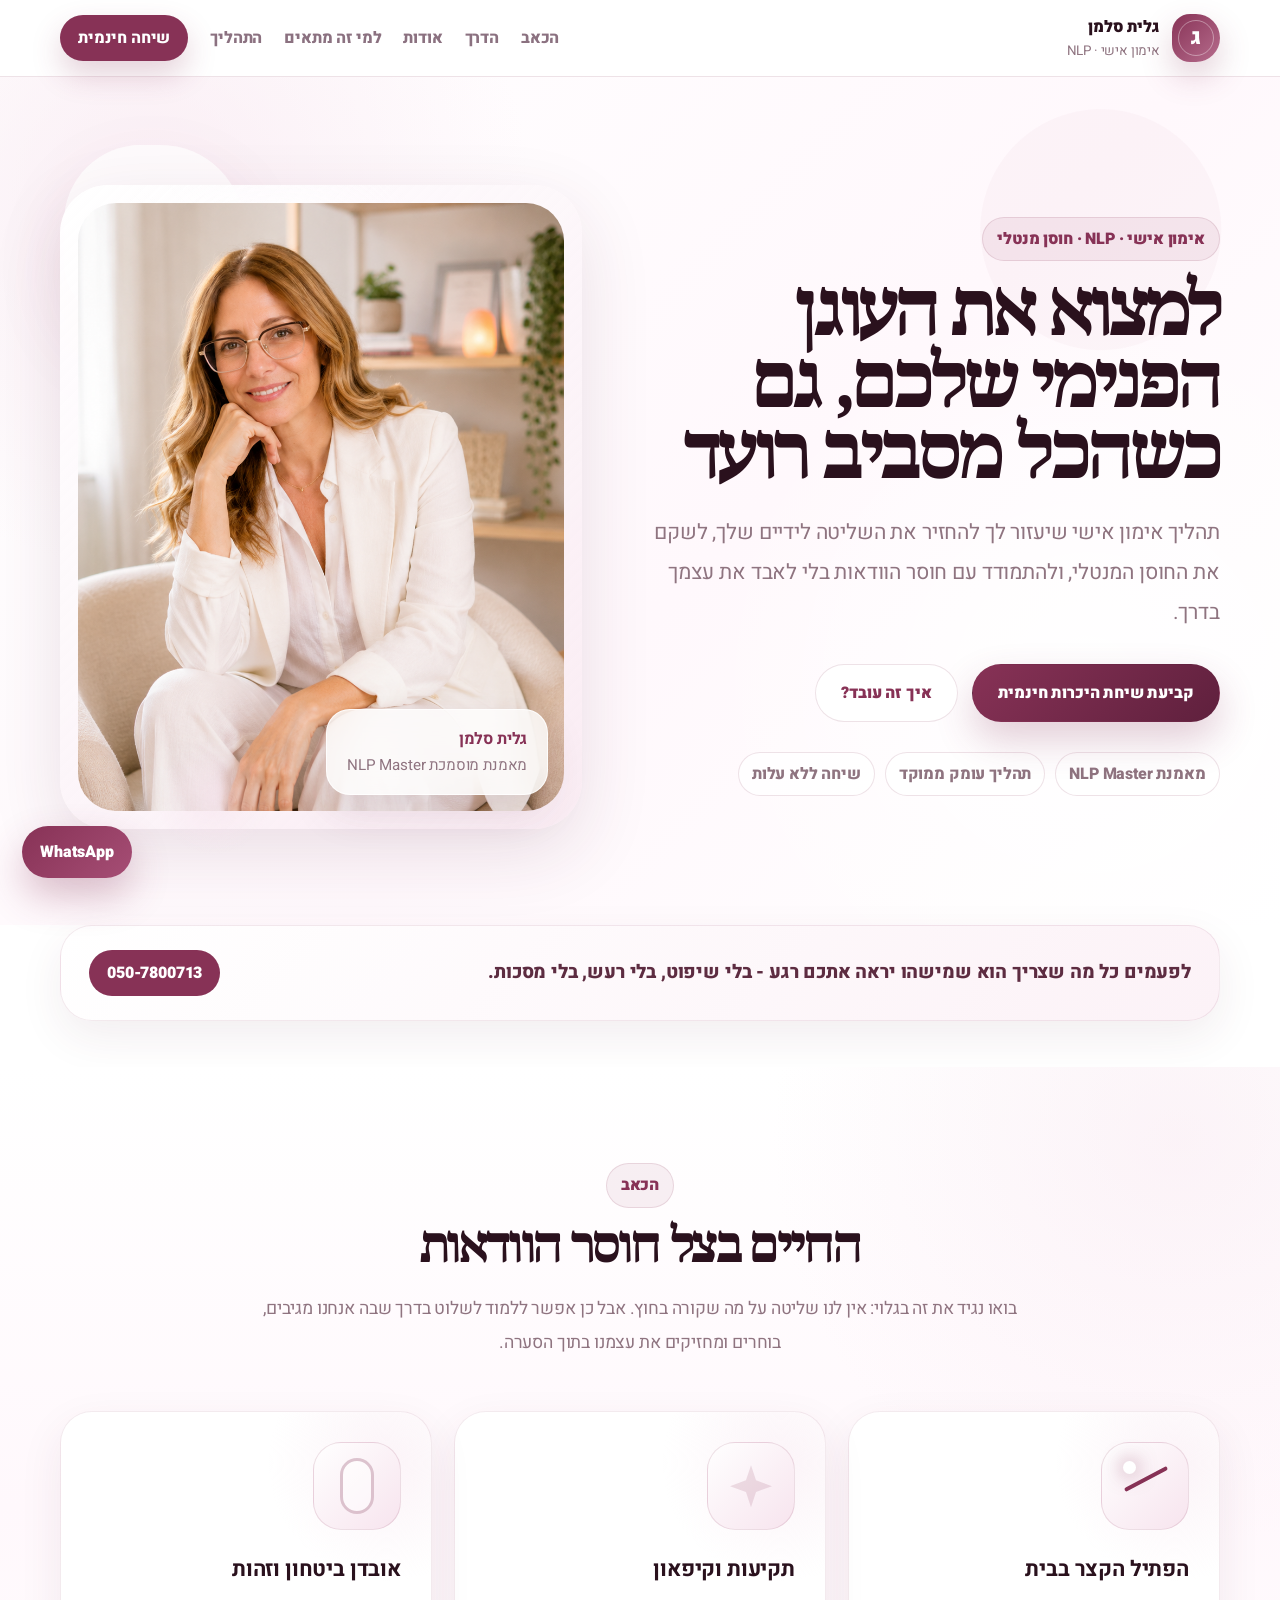
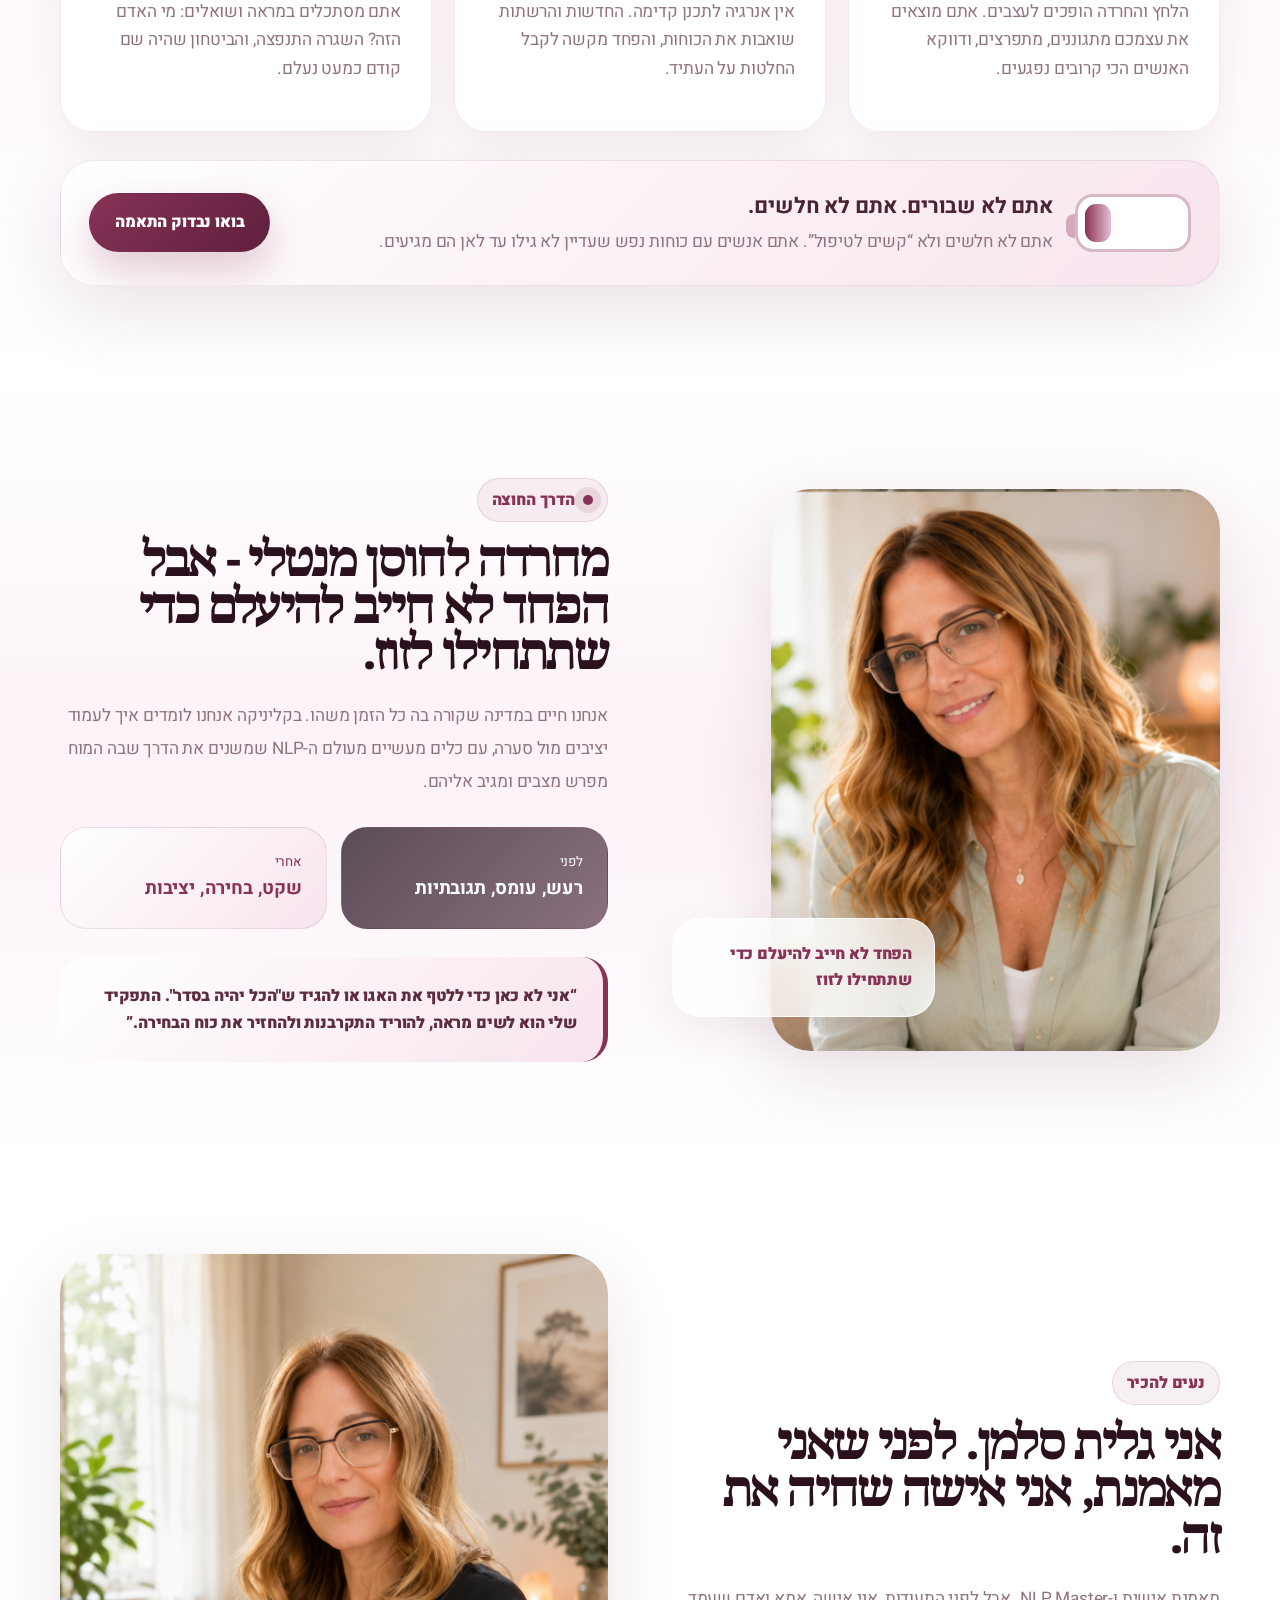
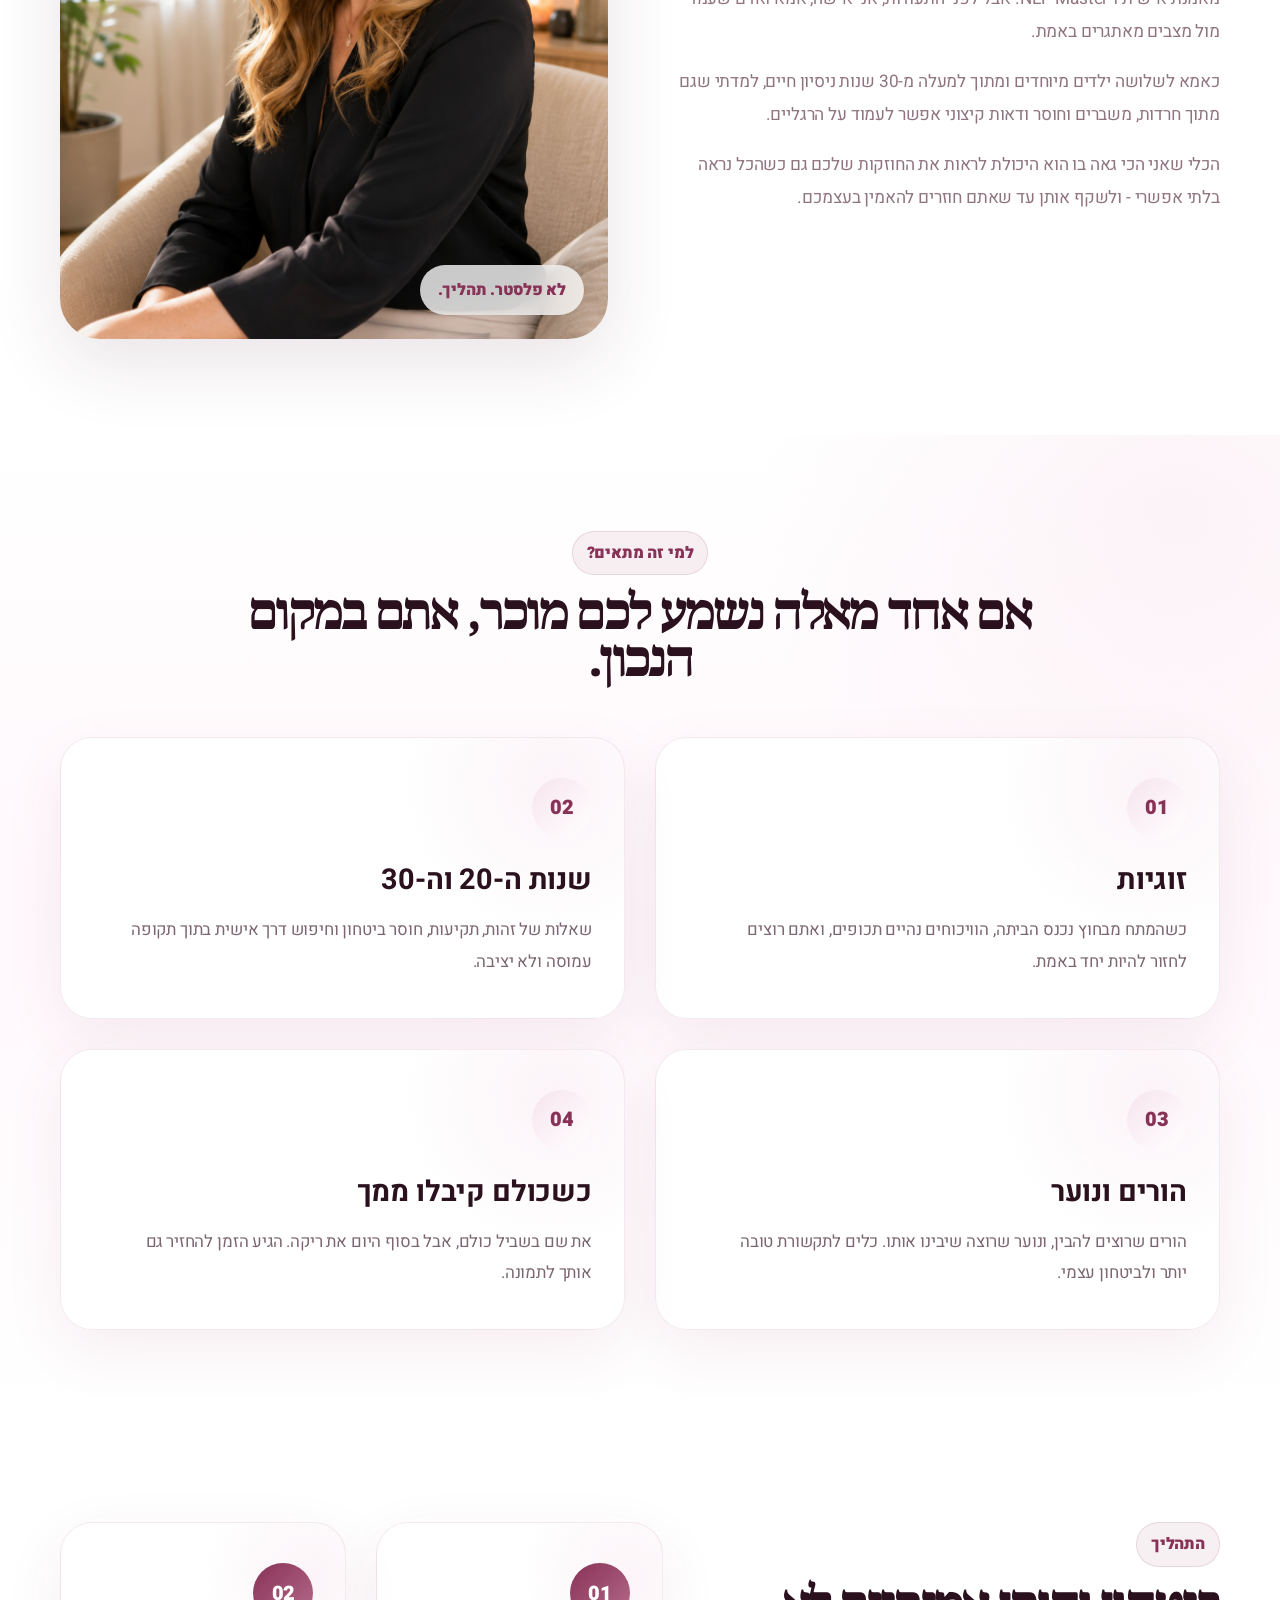
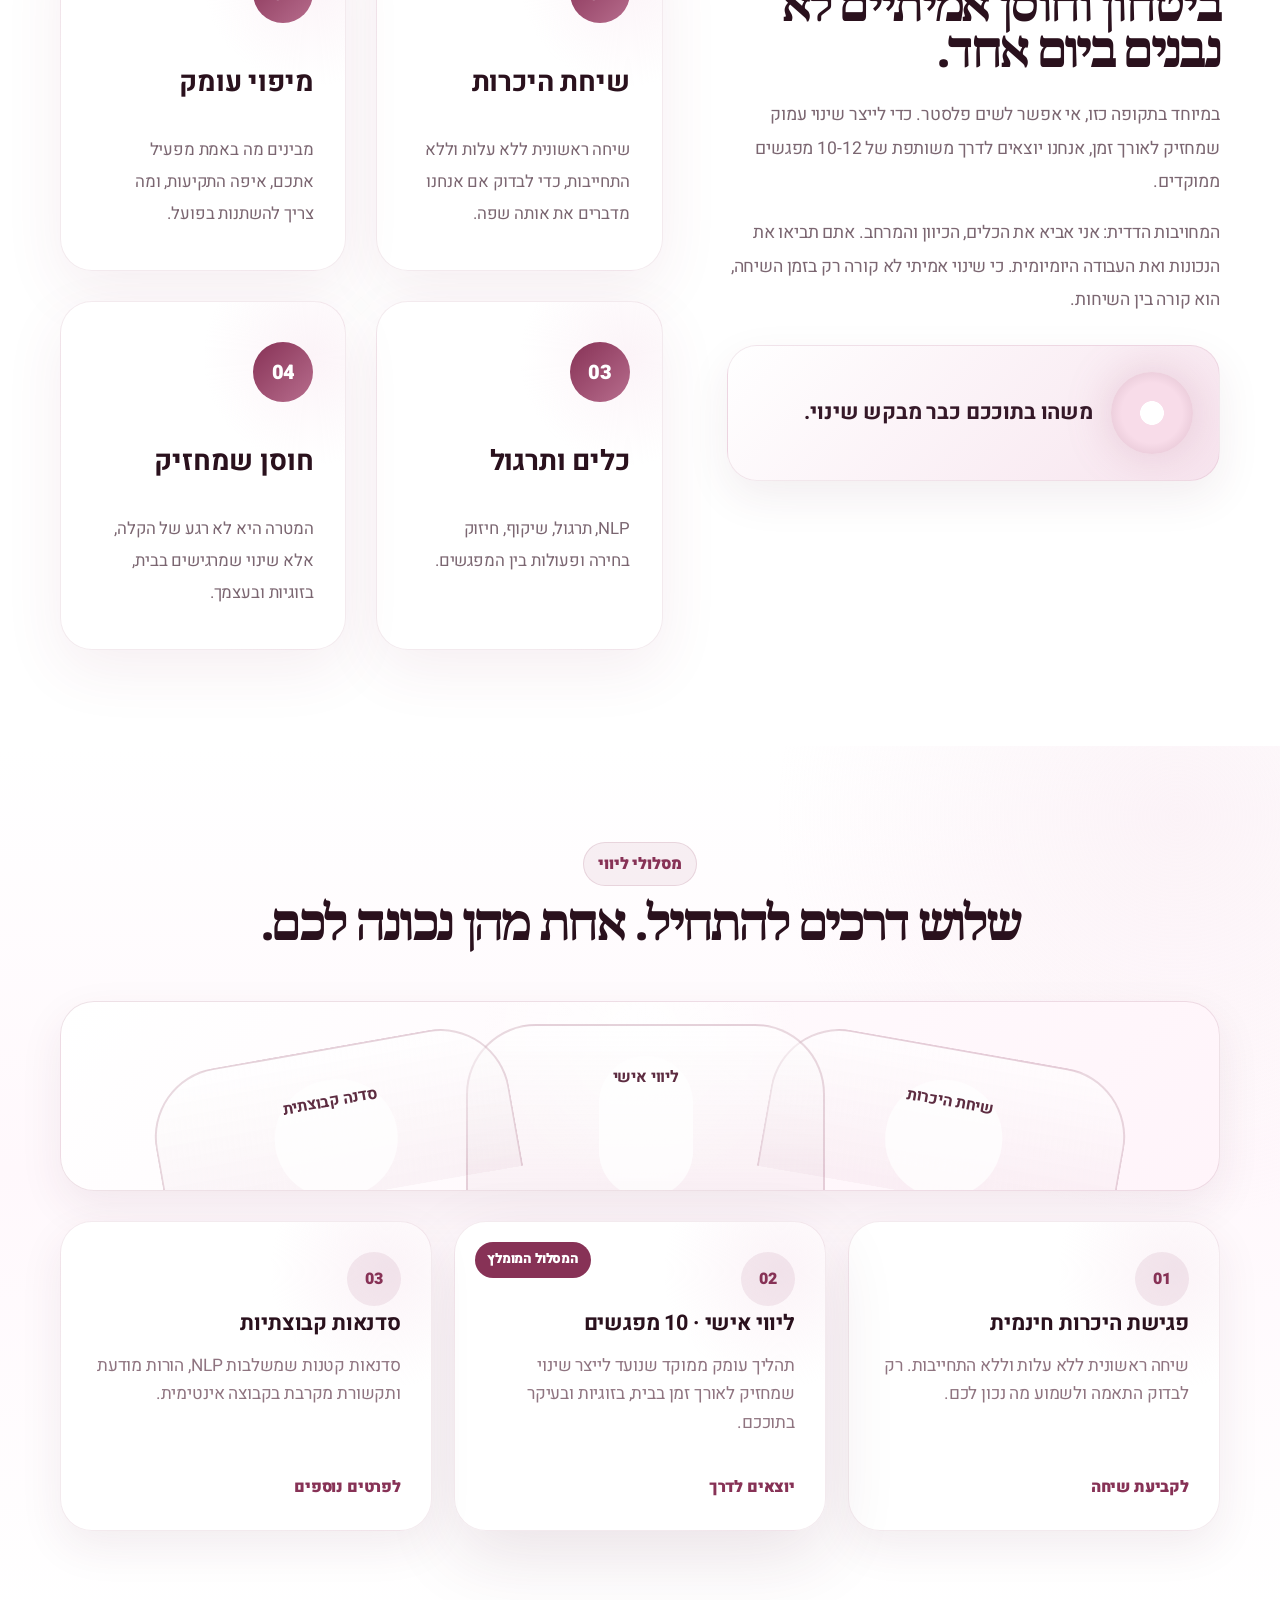
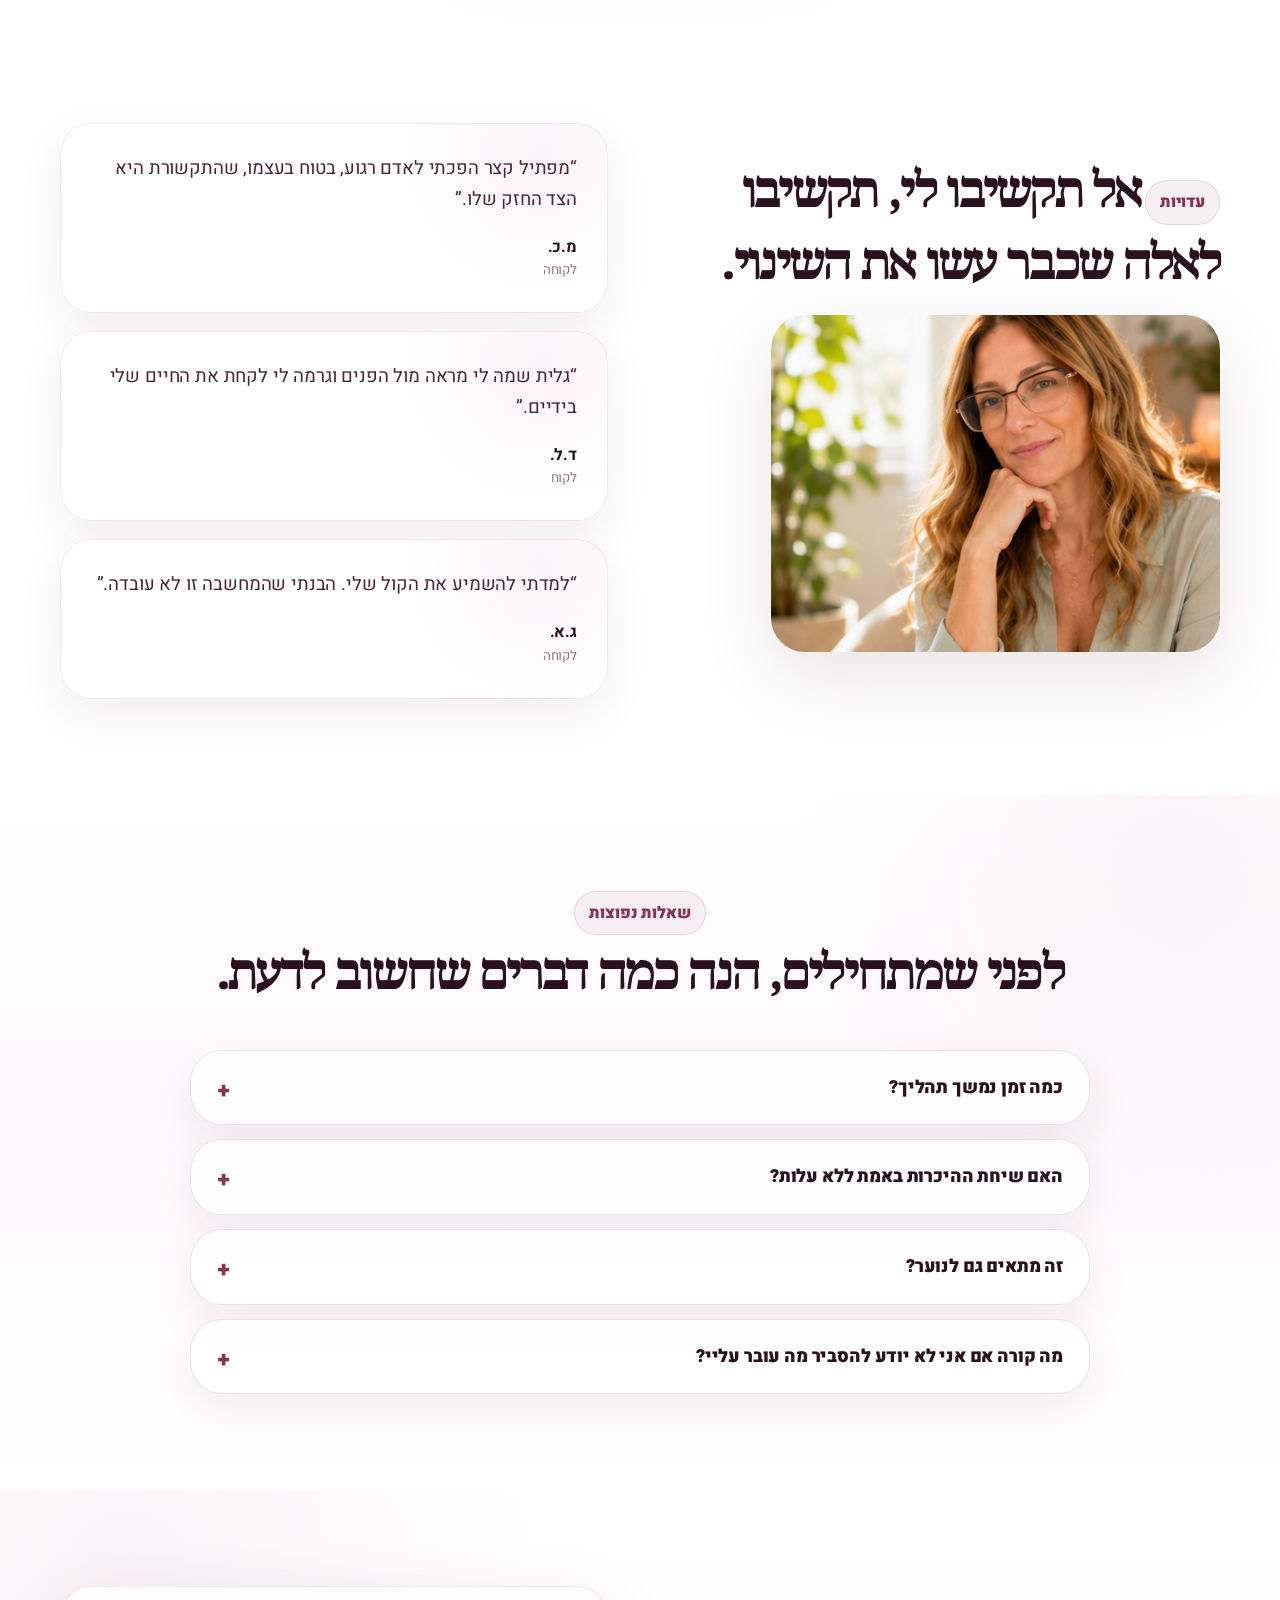
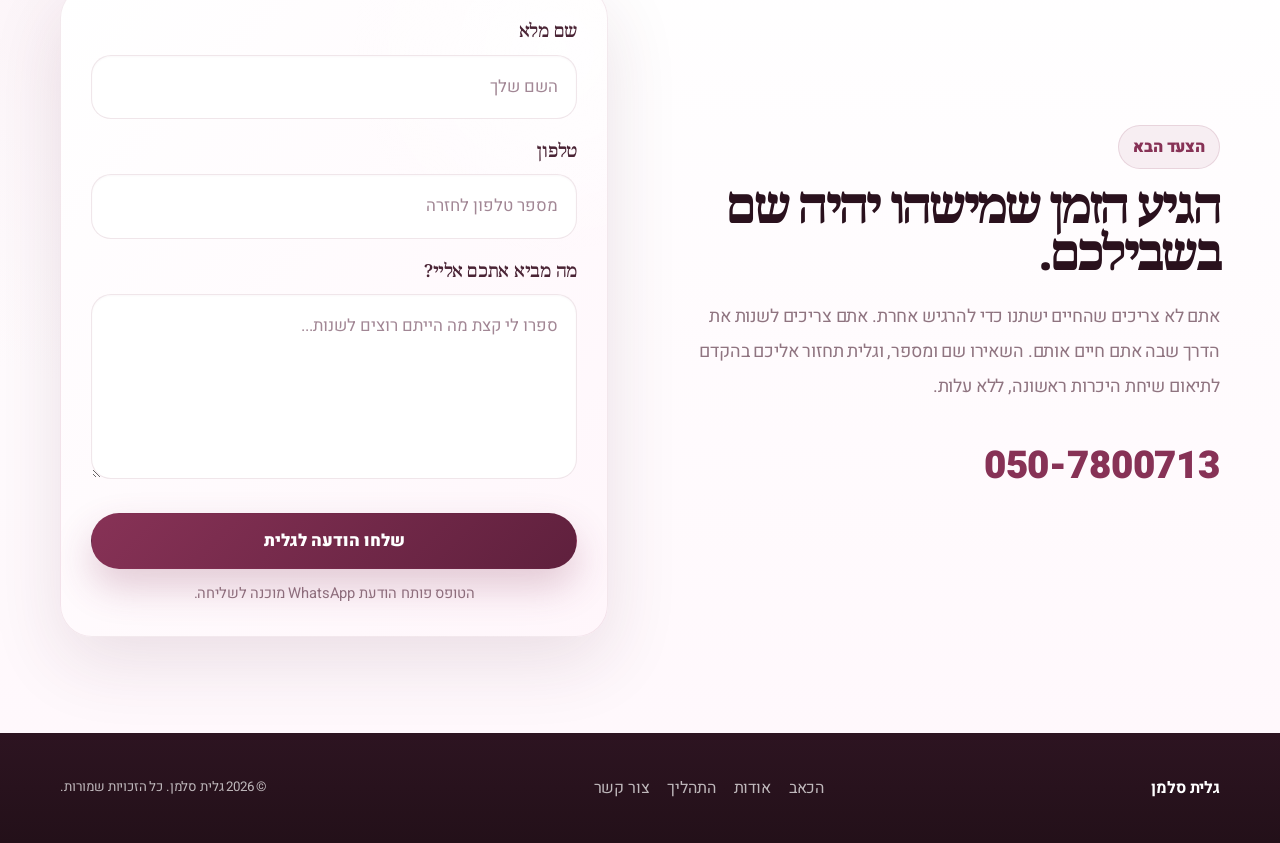
<file: Galit/index.html>
<!DOCTYPE html>
<html lang="he" dir="rtl">
<head>
  <meta charset="UTF-8" />
  <meta name="viewport" content="width=device-width, initial-scale=1.0" />

  <title>גלית סלמן | אימון אישי, NLP וחוסן מנטלי</title>
  <meta name="description" content="גלית סלמן, מאמנת NLP Master. אימון אישי לחוסן מנטלי, זוגיות, הורות והתמודדות עם חוסר ודאות." />

  <link rel="preconnect" href="https://fonts.googleapis.com">
  <link rel="preconnect" href="https://fonts.gstatic.com" crossorigin>
  <link href="https://fonts.googleapis.com/css2?family=Heebo:wght@300;400;500;600;700;800;900&family=Noto+Serif+Hebrew:wght@500;600;700;800;900&family=Assistant:wght@300;400;500;600;700;800;900&display=swap" rel="stylesheet">
  <link rel="stylesheet" href="style.css" />
</head>

<body>
  <header class="topbar">
    <div class="container nav">
      <a class="logo" href="#home" aria-label="גלית סלמן דף הבית">
        <span class="logo-mark">ג</span>
        <span>
          <strong>גלית סלמן</strong>
          <small>אימון אישי · NLP</small>
        </span>
      </a>

      <button class="menu" id="menuBtn" aria-label="פתיחת תפריט">
        <span></span><span></span><span></span>
      </button>

      <nav id="navMenu">
        <a href="#pain">הכאב</a>
        <a href="#method">הדרך</a>
        <a href="#about">אודות</a>
        <a href="#fit">למי זה מתאים</a>
        <a href="#process">התהליך</a>
        <a href="#contact" class="nav-cta">שיחה חינמית</a>
      </nav>
    </div>
  </header>

  <main id="home">

    <section class="hero alive-surface">
      <div class="hero-noise"></div>
      <div class="container hero-layout">
        <div class="hero-copy reveal soft-enter">
          <div class="mobile-hero-profile" aria-hidden="false">
            <div class="mobile-profile-image">
              <img src="assets/galit-hero.png" alt="גלית סלמן מאמנת NLP Master">
            </div>
            <div class="mobile-profile-caption">
              <strong>גלית סלמן</strong>
              <span>מאמנת מוסמכת NLP Master</span>
              <small>מרחב בטוח וישיר</small>
            </div>
          </div>
          <div class="soft-label">אימון אישי · NLP · חוסן מנטלי</div>
          <h1>למצוא את העוגן הפנימי שלכם, גם כשהכל מסביב רועד</h1>
          <p class="hero-lead">
            תהליך אימון אישי שיעזור לך להחזיר את השליטה לידיים שלך, לשקם את החוסן המנטלי, ולהתמודד עם חוסר הוודאות בלי לאבד את עצמך בדרך.
          </p>

          <div class="hero-actions">
            <a class="btn primary shimmer" href="#contact">קביעת שיחת היכרות חינמית</a>
            <a class="btn ghost" href="#process">איך זה עובד?</a>
          </div>

          <div class="trust">
            <span>מאמנת NLP Master</span>
            <span>תהליך עומק ממוקד</span>
            <span>שיחה ללא עלות</span>
          </div>
        </div>

        <div class="hero-card reveal soft-enter delay-1">
          <div class="image-frame">
            <img src="assets/galit-hero.png" alt="גלית סלמן מאמנת NLP">
          </div>
          <div class="warm-note">
            <strong>גלית סלמן</strong>
            <span>מאמנת מוסמכת NLP Master</span>
          </div>
        </div>
      </div>
    </section>

    <section class="intro-strip">
      <div class="container intro-card reveal">
        <p>לפעמים כל מה שצריך הוא שמישהו יראה אתכם רגע - בלי שיפוט, בלי רעש, בלי מסכות.</p>
        <a href="tel:0507800713">050-7800713</a>
      </div>
    </section>

<section id="pain" class="section pain-section">
      <div class="container">
        <div class="section-heading reveal">
          <span>הכאב</span>
          <h2>החיים בצל חוסר הוודאות</h2>
          <p>
            בואו נגיד את זה בגלוי: אין לנו שליטה על מה שקורה בחוץ. אבל כן אפשר ללמוד לשלוט בדרך שבה אנחנו מגיבים, בוחרים ומחזיקים את עצמנו בתוך הסערה.
          </p>
        </div>

        <div class="emotional-grid">
          <article class="emotion-card reveal">
            <div class="line-art short-fuse"></div>
            <h3>הפתיל הקצר בבית</h3>
            <p>הלחץ והחרדה הופכים לעצבים. אתם מוצאים את עצמכם מתגוננים, מתפרצים, ודווקא האנשים הכי קרובים נפגעים.</p>
          </article>
          <article class="emotion-card reveal">
            <div class="line-art stuck"></div>
            <h3>תקיעות וקיפאון</h3>
            <p>אין אנרגיה לתכנן קדימה. החדשות והרשתות שואבות את הכוחות, והפחד מקשה לקבל החלטות על העתיד.</p>
          </article>
          <article class="emotion-card reveal">
            <div class="line-art mirror"></div>
            <h3>אובדן ביטחון וזהות</h3>
            <p>אתם מסתכלים במראה ושואלים: מי האדם הזה? השגרה התנפצה, והביטחון שהיה שם קודם כמעט נעלם.</p>
          </article>
        </div>

        <div class="reframe reveal warm-glow">
          <div class="battery-soft"><span></span></div>
          <div>
            <strong>אתם לא שבורים. אתם לא חלשים.</strong>
            <p>אתם לא חלשים ולא “קשים לטיפול”. אתם אנשים עם כוחות נפש שעדיין לא גילו עד לאן הם מגיעים.</p>
          </div>
          <a href="#contact" class="btn primary shimmer">בואו נבדוק התאמה</a>
        </div>
      </div>
    </section>

    <section id="method" class="section method-section">
      <div class="container method-layout">
        <div class="method-photo reveal">
          <img src="assets/galit-smile.png" alt="גלית סלמן מחייכת">
          <div class="floating-text">הפחד לא חייב להיעלם כדי שתתחילו לזוז</div>
        </div>

        <div class="method-copy reveal">
          <span class="mini-title"><i></i> הדרך החוצה</span>
          <h2>מחרדה לחוסן מנטלי - אבל הפחד לא חייב להיעלם כדי שתתחילו לזוז.</h2>
          <p>
            אנחנו חיים במדינה שקורה בה כל הזמן משהו. בקליניקה אנחנו לומדים איך לעמוד יציבים מול סערה, עם כלים מעשיים מעולם ה-NLP שמשנים את הדרך שבה המוח מפרש מצבים ומגיב אליהם.
          </p>

          <div class="before-after">
            <div>
              <small>לפני</small>
              <strong>רעש, עומס, תגובתיות</strong>
            </div>
            <div>
              <small>אחרי</small>
              <strong>שקט, בחירה, יציבות</strong>
            </div>
          </div>

          <blockquote>
            “אני לא כאן כדי ללטף את האגו או להגיד ש"הכל יהיה בסדר". התפקיד שלי הוא לשים מראה, להוריד התקרבנות ולהחזיר את כוח הבחירה.”
          </blockquote>
        </div>
      </div>
    </section>

    <section id="about" class="section about-section">
      <div class="container about-layout">
        <div class="about-copy reveal">
          <span>נעים להכיר</span>
          <h2>אני גלית סלמן. לפני שאני מאמנת, אני אישה שחיה את זה.</h2>
          <p>
            מאמנת אישית ו-NLP Master. אבל לפני התעודות, אני אישה, אמא ואדם שעמד מול מצבים מאתגרים באמת.
          </p>
          <p>
            כאמא לשלושה ילדים מיוחדים ומתוך למעלה מ-30 שנות ניסיון חיים, למדתי שגם מתוך חרדות, משברים וחוסר ודאות קיצוני אפשר לעמוד על הרגליים.
          </p>
          <p>
            הכלי שאני הכי גאה בו הוא היכולת לראות את החוזקות שלכם גם כשהכל נראה בלתי אפשרי - ולשקף אותן עד שאתם חוזרים להאמין בעצמכם.
          </p>
        </div>

        <div class="about-image reveal">
          <img src="assets/galit-about.png" alt="גלית סלמן כותבת במחברת">
          <div class="about-overlay-label">לא פלסטר. תהליך.</div>
        </div>
      </div>
    </section>

    <section id="fit" class="section fit-section">
      <div class="container">
        <div class="section-heading reveal">
          <span>למי זה מתאים?</span>
          <h2>אם אחד מאלה נשמע לכם מוכר, אתם במקום הנכון.</h2>
        </div>

        <div class="fit-list">
          <article class="fit-row reveal">
            <span>01</span>
            <div>
              <h3>זוגיות</h3>
              <p>כשהמתח מבחוץ נכנס הביתה, הוויכוחים נהיים תכופים, ואתם רוצים לחזור להיות יחד באמת.</p>
            </div>
          </article>
          <article class="fit-row reveal">
            <span>02</span>
            <div>
              <h3>שנות ה-20 וה-30</h3>
              <p>שאלות של זהות, תקיעות, חוסר ביטחון וחיפוש דרך אישית בתוך תקופה עמוסה ולא יציבה.</p>
            </div>
          </article>
          <article class="fit-row reveal">
            <span>03</span>
            <div>
              <h3>הורים ונוער</h3>
              <p>הורים שרוצים להבין, ונוער שרוצה שיבינו אותו. כלים לתקשורת טובה יותר ולביטחון עצמי.</p>
            </div>
          </article>
          <article class="fit-row reveal">
            <span>04</span>
            <div>
              <h3>כשכולם קיבלו ממך</h3>
              <p>את שם בשביל כולם, אבל בסוף היום את ריקה. הגיע הזמן להחזיר גם אותך לתמונה.</p>
            </div>
          </article>
        </div>
      </div>
    </section>

    <section id="process" class="section process-section">
      <div class="container process-layout">
        <div class="process-intro reveal">
          <span>התהליך</span>
          <h2>ביטחון וחוסן אמיתיים לא נבנים ביום אחד.</h2>
          <p class="process-copy">במיוחד בתקופה כזו, אי אפשר לשים פלסטר. כדי לייצר שינוי עמוק שמחזיק לאורך זמן, אנחנו יוצאים לדרך משותפת של 10-12 מפגשים ממוקדים.</p><p class="process-copy">המחויבות הדדית: אני אביא את הכלים, הכיוון והמרחב. אתם תביאו את הנכונות ואת העבודה היומיומית. כי שינוי אמיתי לא קורה רק בזמן השיחה, הוא קורה בין השיחות.</p><div class="change-pulse warm-glow"><i></i><strong>משהו בתוככם כבר מבקש שינוי.</strong></div>
        </div>

        <div class="steps">
          <article class="step reveal"><span>01</span><h3>שיחת היכרות</h3><p>שיחה ראשונית ללא עלות וללא התחייבות, כדי לבדוק אם אנחנו מדברים את אותה שפה.</p></article>
          <article class="step reveal"><span>02</span><h3>מיפוי עומק</h3><p>מבינים מה באמת מפעיל אתכם, איפה התקיעות, ומה צריך להשתנות בפועל.</p></article>
          <article class="step reveal"><span>03</span><h3>כלים ותרגול</h3><p>NLP, תרגול, שיקוף, חיזוק בחירה ופעולות בין המפגשים.</p></article>
          <article class="step reveal"><span>04</span><h3>חוסן שמחזיק</h3><p>המטרה היא לא רגע של הקלה, אלא שינוי שמרגישים בבית, בזוגיות ובעצמך.</p></article>
        </div>
      </div>
    </section>

    <section class="section programs-section">
      <div class="container">
        <div class="section-heading reveal">
          <span>מסלולי ליווי</span>
          <h2>שלוש דרכים להתחיל. אחת מהן נכונה לכם.</h2>
        </div>

        <div class="paths reveal">
          <div><b>שיחת היכרות</b></div>
          <div><b>ליווי אישי</b></div>
          <div><b>סדנה קבוצתית</b></div>
        </div>

        <div class="programs">
          <article class="program reveal">
            <span>01</span>
            <h3>פגישת היכרות חינמית</h3>
            <p>שיחה ראשונית ללא עלות וללא התחייבות. רק לבדוק התאמה ולשמוע מה נכון לכם.</p>
            <a href="#contact">לקביעת שיחה</a>
          </article>
          <article class="program featured reveal">
            <small>המסלול המומלץ</small>
            <span>02</span>
            <h3>ליווי אישי · 10 מפגשים</h3>
            <p>תהליך עומק ממוקד שנועד לייצר שינוי שמחזיק לאורך זמן בבית, בזוגיות ובעיקר בתוככם.</p>
            <a href="#contact">יוצאים לדרך</a>
          </article>
          <article class="program reveal">
            <span>03</span>
            <h3>סדנאות קבוצתיות</h3>
            <p>סדנאות קטנות שמשלבות NLP, הורות מודעת ותקשורת מקרבת בקבוצה אינטימית.</p>
            <a href="#contact">לפרטים נוספים</a>
          </article>
        </div>
      </div>
    </section>

    <section id="testimonials" class="section testimonials-section">
      <div class="container testimonial-layout">
        <div class="testimonial-title reveal">
          <span>עדויות</span>
          <h2>אל תקשיבו לי, תקשיבו לאלה שכבר עשו את השינוי.</h2>
          <img src="assets/galit-soft.png" alt="גלית סלמן">
        </div>

        <div class="quotes">
          <article class="quote reveal"><p>“מפתיל קצר הפכתי לאדם רגוע, בטוח בעצמו, שהתקשורת היא הצד החזק שלו.”</p><strong>מ.כ.</strong><small>לקוחה</small></article>
          <article class="quote reveal"><p>“גלית שמה לי מראה מול הפנים וגרמה לי לקחת את החיים שלי בידיים.”</p><strong>ד.ל.</strong><small>לקוח</small></article>
          <article class="quote reveal"><p>“למדתי להשמיע את הקול שלי. הבנתי שהמחשבה זו לא עובדה.”</p><strong>ג.א.</strong><small>לקוחה</small></article>
        </div>
      </div>
    </section>

    <section class="section faq-section">
      <div class="container">
        <div class="section-heading reveal">
          <span>שאלות נפוצות</span>
          <h2>לפני שמתחילים, הנה כמה דברים שחשוב לדעת.</h2>
        </div>

        <div class="faq-list">
          <details class="reveal"><summary>כמה זמן נמשך תהליך?</summary><p>בדרך כלל מדובר בתהליך עומק של 10-12 מפגשים ממוקדים, בהתאם לצורך ולמטרה האישית.</p></details>
          <details class="reveal"><summary>האם שיחת ההיכרות באמת ללא עלות?</summary><p>כן. שיחת היכרות ראשונית ללא עלות וללא התחייבות.</p></details>
          <details class="reveal"><summary>זה מתאים גם לנוער?</summary><p>כן, בהתאם למקרה. התהליך מתאים גם להורים ונוער סביב תקשורת, זהות וביטחון עצמי.</p></details>
          <details class="reveal"><summary>מה קורה אם אני לא יודע להסביר מה עובר עליי?</summary><p>זה בסדר. חלק מהתהליך הוא לעשות סדר במה שמרגיש מבולגן בפנים.</p></details>
        </div>
      </div>
    </section>

    <section id="contact" class="section contact-section">
      <div class="container contact-layout">
        <div class="contact-copy reveal">
          <span>הצעד הבא</span>
          <h2>הגיע הזמן שמישהו יהיה שם בשבילכם.</h2>
          <p>אתם לא צריכים שהחיים ישתנו כדי להרגיש אחרת. אתם צריכים לשנות את הדרך שבה אתם חיים אותם. השאירו שם ומספר, וגלית תחזור אליכם בהקדם לתיאום שיחת היכרות ראשונה, ללא עלות.</p>
          <a class="phone" href="tel:0507800713">050-7800713</a>
        </div>

        <form class="contact-form reveal" onsubmit="sendWhatsApp(event)">
          <label>שם מלא<input id="name" required placeholder="השם שלך"></label>
          <label>טלפון<input id="phone" required placeholder="מספר טלפון לחזרה"></label>
          <label>מה מביא אתכם אליי?<textarea id="msg" rows="5" placeholder="ספרו לי קצת מה הייתם רוצים לשנות..."></textarea></label>
          <button class="btn primary shimmer">שלחו הודעה לגלית</button>
          <small>הטופס פותח הודעת WhatsApp מוכנה לשליחה.</small>
        </form>
      </div>
    </section>

  </main>

  <footer>
    <div class="container footer-inner">
      <strong>גלית סלמן</strong>
      <div>
        <a href="#pain">הכאב</a>
        <a href="#about">אודות</a>
        <a href="#process">התהליך</a>
        <a href="#contact">צור קשר</a>
      </div>
      <small>© 2026 גלית סלמן. כל הזכויות שמורות.</small>
    </div>
  </footer>

  <a class="whatsapp" href="https://wa.me/972507800713" target="_blank" rel="noopener">WhatsApp</a>

<script>
const btn = document.getElementById('menuBtn');
const navMenu = document.getElementById('navMenu');

function closeMenu(){
  document.body.classList.remove('menu-open');
  btn.setAttribute('aria-expanded', 'false');
}

function openMenu(){
  document.body.classList.add('menu-open');
  btn.setAttribute('aria-expanded', 'true');
}

btn.addEventListener('click', (e) => {
  e.stopPropagation();
  document.body.classList.contains('menu-open') ? closeMenu() : openMenu();
});

document.querySelectorAll('#navMenu a').forEach(a => {
  a.addEventListener('click', closeMenu);
});

document.addEventListener('click', (e) => {
  if(document.body.classList.contains('menu-open') && !navMenu.contains(e.target) && !btn.contains(e.target)){
    closeMenu();
  }
});

document.addEventListener('keydown', (e) => {
  if(e.key === 'Escape') closeMenu();
});

function sendWhatsApp(e){
  e.preventDefault();
  const name = document.getElementById('name').value.trim();
  const phone = document.getElementById('phone').value.trim();
  const msg = document.getElementById('msg').value.trim();
  const text = `שלום גלית, אשמח לתאם שיחת היכרות.%0Aשם: ${encodeURIComponent(name)}%0Aטלפון: ${encodeURIComponent(phone)}%0Aמה מביא אותי: ${encodeURIComponent(msg)}`;
  window.open(`https://wa.me/972507800713?text=${text}`, '_blank');
}

const obs = new IntersectionObserver(entries => {
  entries.forEach(entry => {
    if(entry.isIntersecting) entry.target.classList.add('visible');
  });
}, { threshold:.12 });

document.querySelectorAll('.reveal').forEach(el => obs.observe(el));
</script>
</body>
</html>
</file>
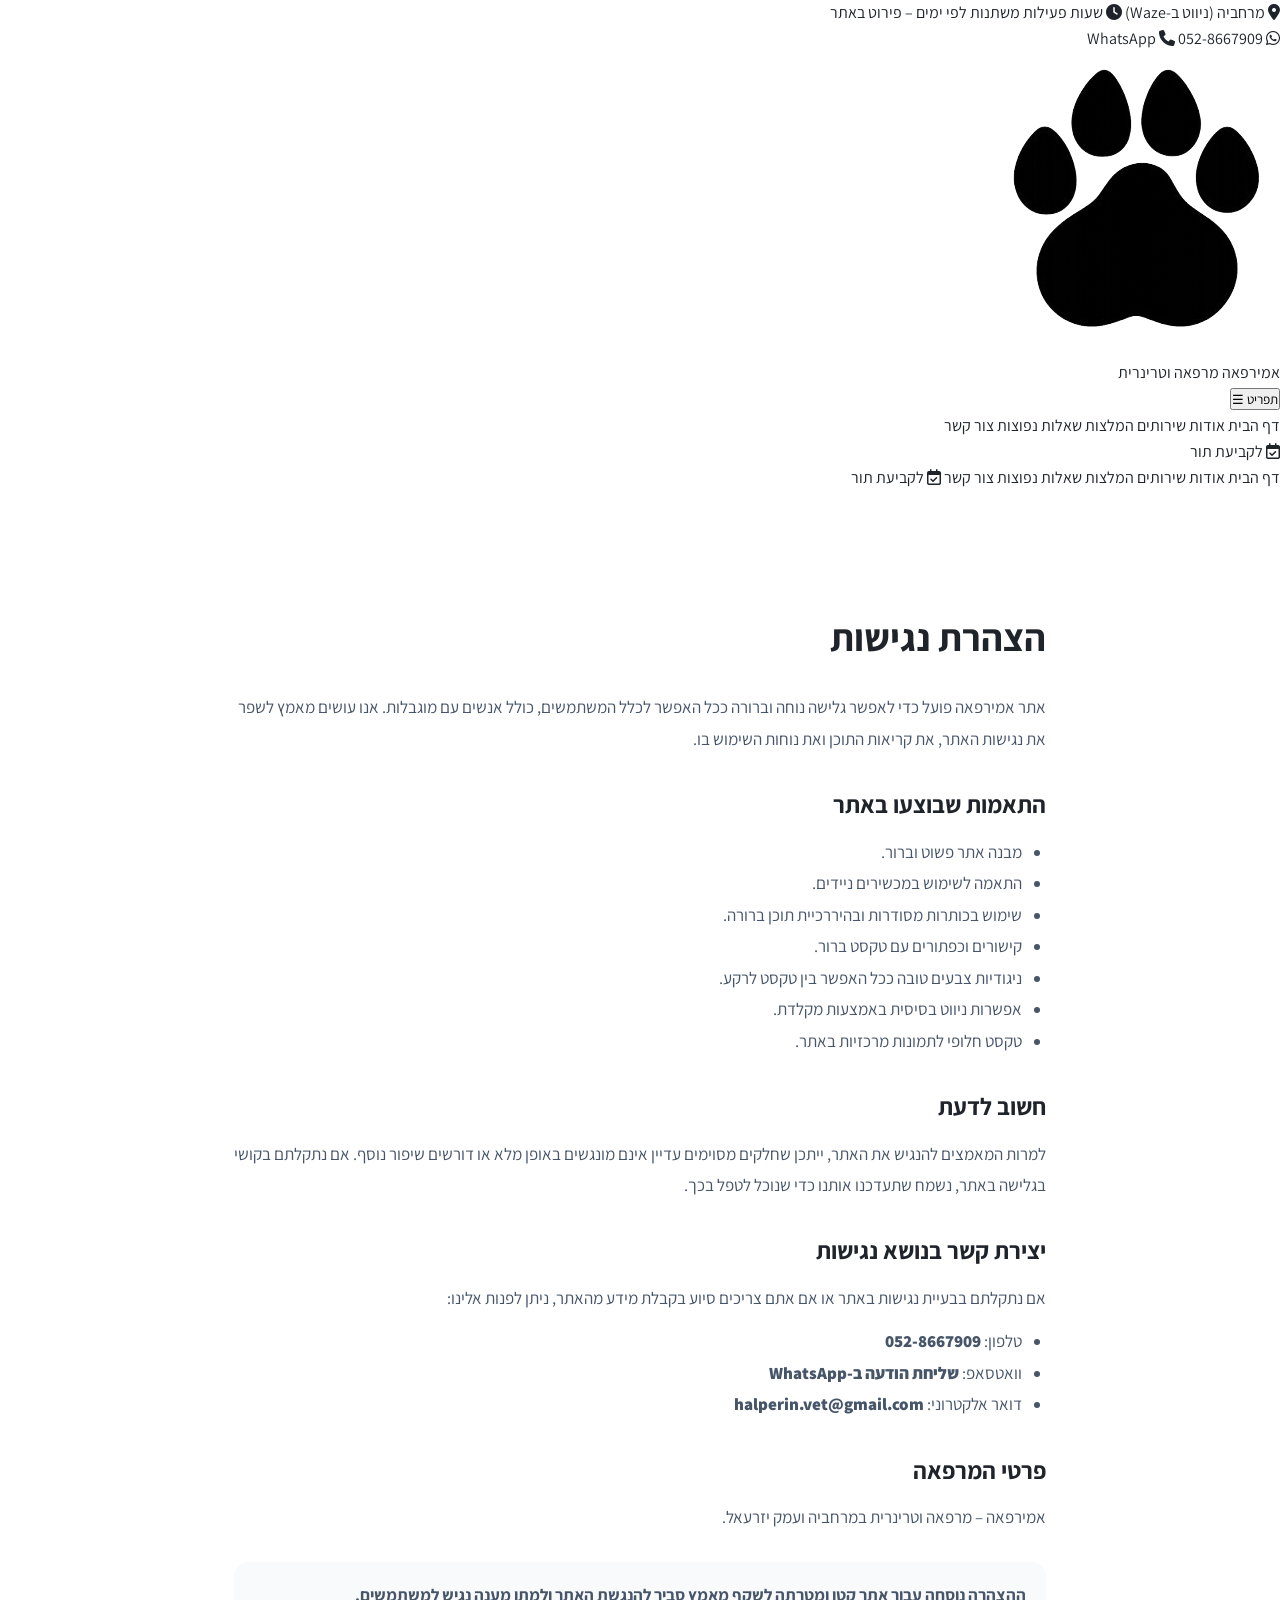
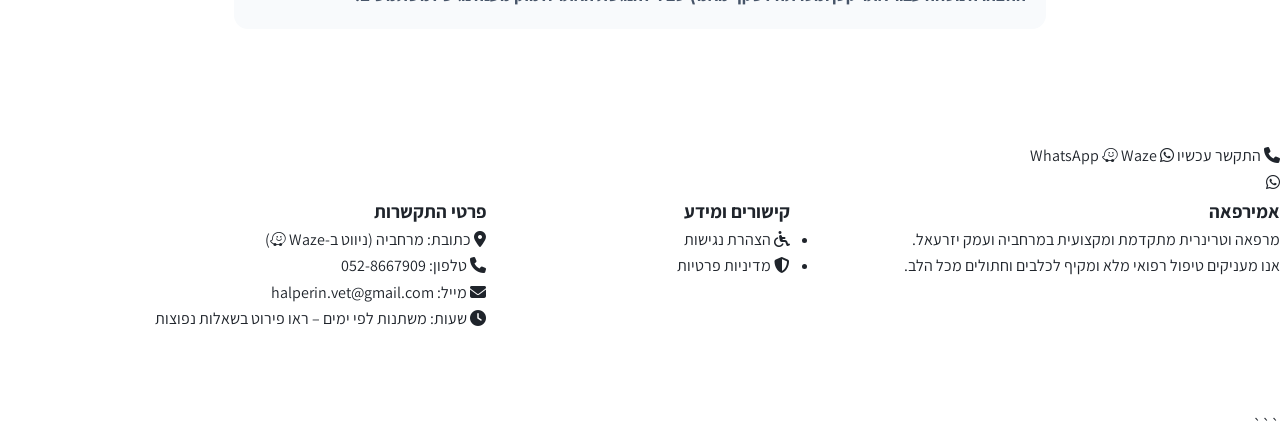
<file: accessibility.html>
<!DOCTYPE html>
<html lang="he" dir="rtl">
<head>
    <meta charset="UTF-8">
    <meta name="viewport" content="width=device-width, initial-scale=1.0">
    <title>הצהרת נגישות | אמירפאה</title>
    <meta name="description" content="הצהרת נגישות לאתר אמירפאה – מרפאה וטרינרית במרחביה ועמק יזרעאל.">

    <link rel="preconnect" href="https://fonts.googleapis.com">
    <link rel="preconnect" href="https://fonts.gstatic.com" crossorigin>
    <link href="https://fonts.googleapis.com/css2?family=Assistant:wght@300;400;600;700;800&family=Heebo:wght@300;400;500;700;800;900&display=swap" rel="stylesheet">
    
    <link rel="stylesheet" href="https://cdnjs.cloudflare.com/ajax/libs/font-awesome/6.4.0/css/all.min.css">
    <link rel="stylesheet" href="style.css">

    <!-- Favicon -->
    <link rel="icon" href="favicon.ico">
    <link rel="apple-touch-icon" href="favicon.ico">

</head>

    <style>
        .legal-page {
            background: var(--bg-light);
            padding: 70px 18px;
        }

        .legal-card {
            max-width: 900px;
            margin: 0 auto;
            background: #ffffff;
            border-radius: 18px;
            padding: 44px;
            box-shadow: var(--shadow-md);
            text-align: right;
        }

        .legal-card h1 {
            color: var(--primary-color);
            font-size: 38px;
            margin-bottom: 24px;
            font-family: var(--font-heading);
        }

        .legal-card h2 {
            color: var(--primary-color);
            font-size: 24px;
            margin: 30px 0 12px;
            font-family: var(--font-heading);
        }

        .legal-card p,
        .legal-card li {
            font-size: 17px;
            line-height: 1.85;
            color: #475569;
        }

        .legal-card ul {
            padding-right: 24px;
            margin: 12px 0;
        }

        .legal-card a {
            color: var(--accent-color);
            font-weight: 800;
        }

        .legal-note {
            margin-top: 28px;
            padding: 18px 20px;
            background: #f8fafc;
            border: 1px solid var(--border-color);
            border-radius: 14px;
            color: var(--primary-color);
            font-weight: 700;
        }

        @media (max-width: 768px) {
            .legal-page {
                padding: 44px 14px 90px;
            }

            .legal-card {
                padding: 28px 20px;
            }

            .legal-card h1 {
                font-size: 30px;
            }

            .legal-card h2 {
                font-size: 22px;
            }

            .legal-card p,
            .legal-card li {
                font-size: 16px;
            }
        }
    </style>
</head>

<body>

    <div class="top-info-bar">
        <div class="bar-container">
            <div class="top-info-right">
                <span class="top-info-item">
                    <a href="https://waze.com/ul?q=מרחביה" target="_blank" class="top-waze-link" aria-label="ניווט למרפאה באמצעות Waze">
                        <i class="fa-solid fa-location-dot" aria-hidden="true"></i> מרחביה (ניווט ב-Waze)
                    </a>
                </span>
                <span class="top-info-item top-hours-short">
                    <i class="fa-solid fa-clock" aria-hidden="true"></i> שעות פעילות משתנות לפי ימים – פירוט באתר
                </span>
            </div>
            <div class="top-info-left">
                <a href="https://wa.me/972528667909" target="_blank" class="top-link whatsapp-link" aria-label="פנייה בוואטסאפ">
                    <i class="fa-brands fa-whatsapp" aria-hidden="true"></i> WhatsApp
                </a>
                <a href="tel:0528667909" class="top-link phone-link" aria-label="התקשרות למרפאה">
                    <i class="fa-solid fa-phone" aria-hidden="true"></i> 052-8667909
                </a>
            </div>
        </div>
    </div>

    <header class="main-header" role="banner">
        <div class="header-container">
            <div class="logo-area">
                <a href="index.html#home" class="logo-link" aria-label="חזרה לדף הבית של אמירפאה">
                    <img src="Logo.png" alt="לוגו אמירפאה" class="site-logo">
                    <div class="logo-text">
                        <span class="brand-name">אמירפאה</span>
                        <span class="brand-sub">מרפאה וטרינרית</span>
                    </div>
                </a>
            </div>

            <button class="mobile-menu-toggle show-only-on-mobile" aria-label="פתח תפריט">
                תפריט ☰
            </button>

            <nav class="nav-links hide-on-mobile" id="main-nav" aria-label="תפריט ניווט ראשי">
                <a href="index.html#home" class="nav-item">דף הבית</a>
                <a href="index.html#about" class="nav-item">אודות</a>
                <a href="index.html#services" class="nav-item">שירותים</a>
                <a href="index.html#testimonials" class="nav-item">המלצות</a>
                <a href="index.html#faq" class="nav-item">שאלות נפוצות</a>
                <a href="index.html#contact" class="nav-item">צור קשר</a>
            </nav>

            <div class="header-actions hide-on-mobile">
                <a href="index.html#contact" class="btn-booking-nav">
                    <i class="fa-regular fa-calendar-check" aria-hidden="true"></i> לקביעת תור
                </a>
            </div>
        </div>

        <div class="mobile-menu-dropdown show-only-on-mobile">
            <nav class="mobile-nav-links" aria-label="תפריט מובייל">
                <a href="index.html#home" class="mobile-nav-item">דף הבית</a>
                <a href="index.html#about" class="mobile-nav-item">אודות</a>
                <a href="index.html#services" class="mobile-nav-item">שירותים</a>
                <a href="index.html#testimonials" class="mobile-nav-item">המלצות</a>
                <a href="index.html#faq" class="mobile-nav-item">שאלות נפוצות</a>
                <a href="index.html#contact" class="mobile-nav-item">צור קשר</a>
                <a href="index.html#contact" class="btn-booking-nav-mobile">
                    <i class="fa-regular fa-calendar-check" aria-hidden="true"></i> לקביעת תור
                </a>
            </nav>
        </div>
    </header>

    <main class="legal-page">
        <section class="legal-card" aria-labelledby="accessibility-title">
            <h1 id="accessibility-title">הצהרת נגישות</h1>

            <p>
                אתר אמירפאה פועל כדי לאפשר גלישה נוחה וברורה ככל האפשר לכלל המשתמשים, כולל אנשים עם מוגבלות.
                אנו עושים מאמץ לשפר את נגישות האתר, את קריאות התוכן ואת נוחות השימוש בו.
            </p>

            <h2>התאמות שבוצעו באתר</h2>
            <ul>
                <li>מבנה אתר פשוט וברור.</li>
                <li>התאמה לשימוש במכשירים ניידים.</li>
                <li>שימוש בכותרות מסודרות ובהיררכיית תוכן ברורה.</li>
                <li>קישורים וכפתורים עם טקסט ברור.</li>
                <li>ניגודיות צבעים טובה ככל האפשר בין טקסט לרקע.</li>
                <li>אפשרות ניווט בסיסית באמצעות מקלדת.</li>
                <li>טקסט חלופי לתמונות מרכזיות באתר.</li>
            </ul>

            <h2>חשוב לדעת</h2>
            <p>
                למרות המאמצים להנגיש את האתר, ייתכן שחלקים מסוימים עדיין אינם מונגשים באופן מלא או דורשים שיפור נוסף.
                אם נתקלתם בקושי בגלישה באתר, נשמח שתעדכנו אותנו כדי שנוכל לטפל בכך.
            </p>

            <h2>יצירת קשר בנושא נגישות</h2>
            <p>
                אם נתקלתם בבעיית נגישות באתר או אם אתם צריכים סיוע בקבלת מידע מהאתר, ניתן לפנות אלינו:
            </p>

            <ul>
                <li>טלפון: <a href="tel:0528667909">052-8667909</a></li>
                <li>וואטסאפ: <a href="https://wa.me/972528667909" target="_blank">שליחת הודעה ב-WhatsApp</a></li>
                <li>דואר אלקטרוני: <a href="mailto:halperin.vet@gmail.com">halperin.vet@gmail.com</a></li>
            </ul>

            <h2>פרטי המרפאה</h2>
            <p>
                אמירפאה – מרפאה וטרינרית במרחביה ועמק יזרעאל.
            </p>

            <p class="legal-note">
                ההצהרה נוסחה עבור אתר קטן ומטרתה לשקף מאמץ סביר להנגשת האתר ולמתן מענה נגיש למשתמשים.
            </p>
        </section>
    </main>

    <div class="mobile-bottom-cta" aria-label="פעולות מהירות">
        <a href="tel:0528667909" class="mobile-cta-call">
            <i class="fa-solid fa-phone" aria-hidden="true"></i> התקשר עכשיו
        </a>
        <a href="https://wa.me/972528667909" target="_blank" class="mobile-cta-whatsapp">
            <i class="fa-brands fa-whatsapp" aria-hidden="true"></i> WhatsApp
        </a>
        <a href="https://waze.com/ul?q=מרחביה" target="_blank" class="mobile-cta-waze">
            <i class="fa-brands fa-waze" aria-hidden="true"></i> Waze
        </a>
    </div>

    <a href="https://wa.me/972528667909" target="_blank" class="floating-whatsapp-btn" aria-label="פנייה מהירה בוואטסאפ">
        <i class="fa-brands fa-whatsapp" aria-hidden="true"></i>
    </a>

    <footer class="site-footer">
        <div class="footer-container">
            <div class="footer-grid">
                <div class="footer-col about-col">
                    <h3>אמירפאה</h3>
                    <p>מרפאה וטרינרית מתקדמת ומקצועית במרחביה ועמק יזרעאל.</p>
                    <p>אנו מעניקים טיפול רפואי מלא ומקיף לכלבים וחתולים מכל הלב.</p>
                </div>

                <div class="footer-col links-col">
                    <h3>קישורים ומידע</h3>
                    <ul class="footer-links-list">
                        <li><a href="accessibility.html"><i class="fa-solid fa-wheelchair" aria-hidden="true"></i> הצהרת נגישות</a></li>
                        <li><a href="privacy.html"><i class="fa-solid fa-shield-halved" aria-hidden="true"></i> מדיניות פרטיות</a></li>
                    </ul>
                </div>

                <div class="footer-col contact-col">
                    <h3>פרטי התקשרות</h3>
                    <p>
                        <i class="fa-solid fa-location-dot" aria-hidden="true"></i> כתובת:
                        <a href="https://waze.com/ul?q=מרחביה" target="_blank" class="footer-waze-link">
                            מרחביה (ניווט ב-Waze <i class="fa-brands fa-waze" aria-hidden="true"></i>)
                        </a>
                    </p>
                    <p><i class="fa-solid fa-phone" aria-hidden="true"></i> טלפון: <a href="tel:0528667909">052-8667909</a></p>
                    <p><i class="fa-solid fa-envelope" aria-hidden="true"></i> מייל: <a href="mailto:halperin.vet@gmail.com">halperin.vet@gmail.com</a></p>
                    <p><i class="fa-solid fa-clock" aria-hidden="true"></i> שעות: משתנות לפי ימים – ראו פירוט בשאלות נפוצות</p>
                </div>
            </div>

            <div class="footer-bottom">
                <p>&copy; 2026 כל הזכויות שמורות לאמירפאה – ד"ר אמיר הלפרין</p>
                <p>עוצב ונבנה על ידי <a href="mailto:6949558@gmail.com" class="designer-link">חן יובל סרוסי</a></p>
            </div>
        </div>
    </footer>

    <script>
        document.addEventListener('DOMContentLoaded', () => {
            const menuToggle = document.querySelector('.mobile-menu-toggle');
            const mobileMenu = document.querySelector('.mobile-menu-dropdown');

            if (menuToggle && mobileMenu) {
                menuToggle.addEventListener('click', () => {
                    mobileMenu.classList.toggle('active');

                    if (mobileMenu.classList.contains('active')) {
                        menuToggle.textContent = 'סגור ✕';
                        menuToggle.setAttribute('aria-label', 'סגור תפריט');
                    } else {
                        menuToggle.textContent = 'תפריט ☰';
                        menuToggle.setAttribute('aria-label', 'פתח תפריט');
                    }
                });
            }
        });
    </script>

</body>
</html>
```
</file>
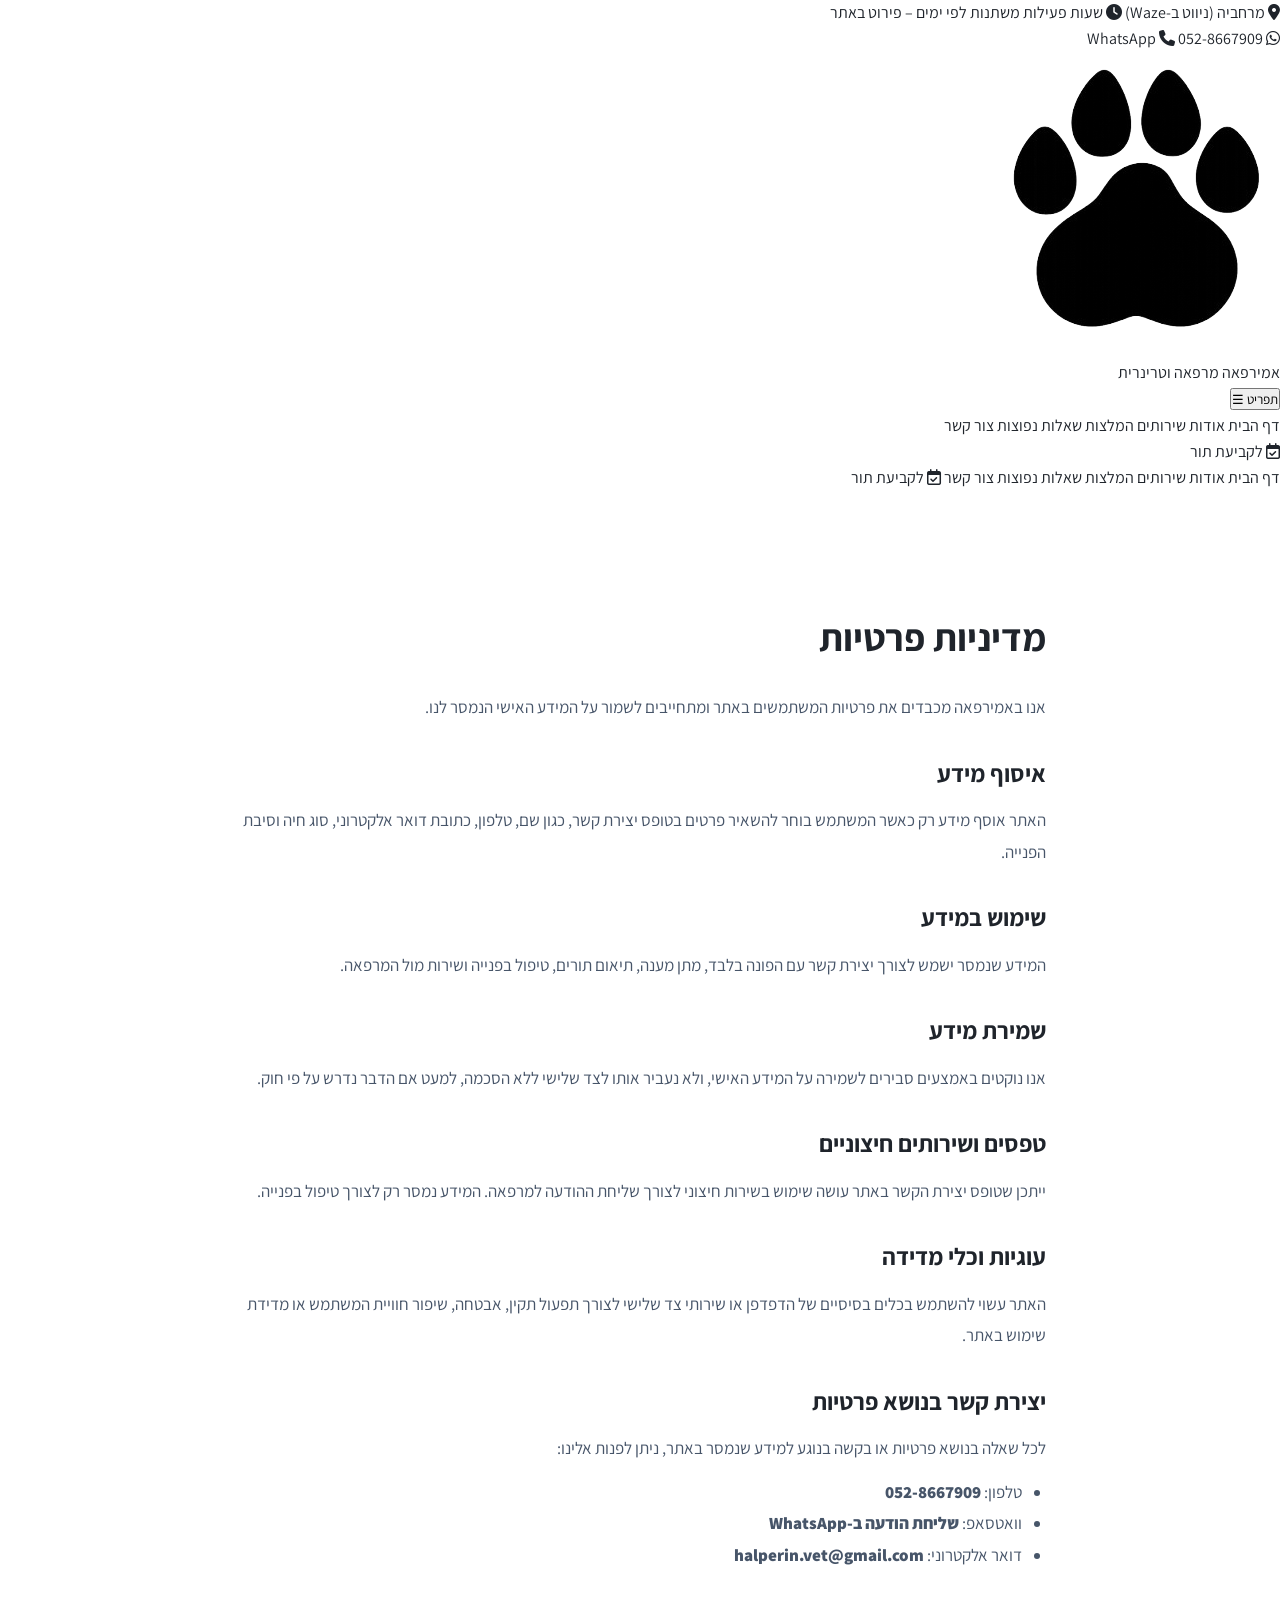
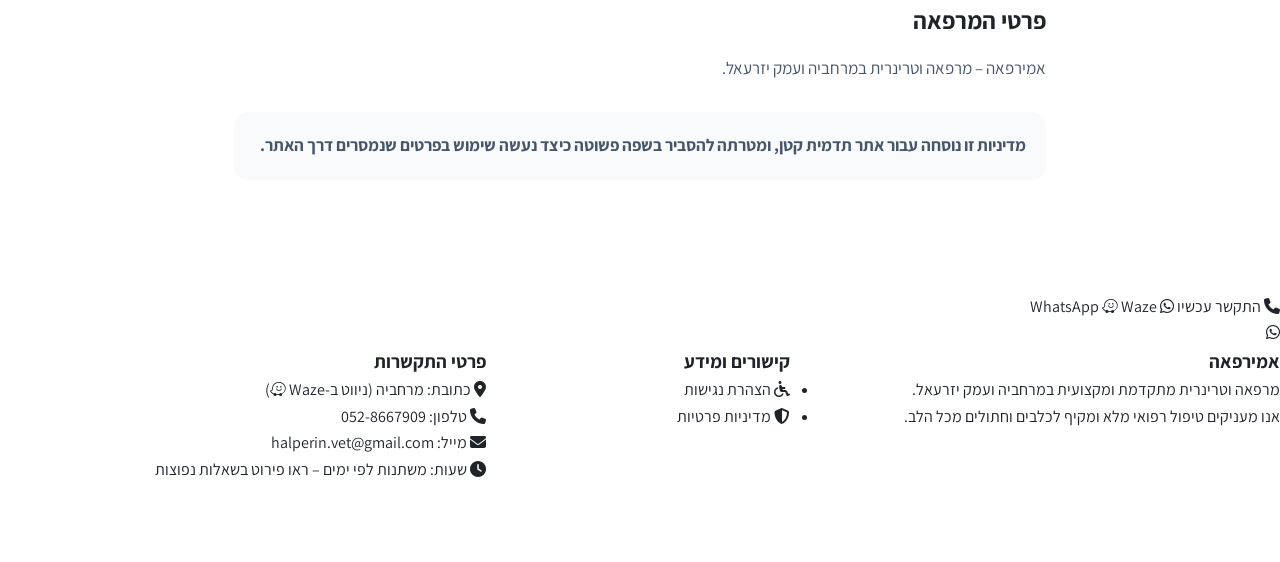
<file: privacy.html>
<!DOCTYPE html>
<html lang="he" dir="rtl">
<head>
    <meta charset="UTF-8">
    <meta name="viewport" content="width=device-width, initial-scale=1.0">
    <title>מדיניות פרטיות | אמירפאה</title>
    <meta name="description" content="מדיניות פרטיות לאתר אמירפאה – מרפאה וטרינרית במרחביה ועמק יזרעאל.">

    <link rel="preconnect" href="https://fonts.googleapis.com">
    <link rel="preconnect" href="https://fonts.gstatic.com" crossorigin>
    <link href="https://fonts.googleapis.com/css2?family=Assistant:wght@300;400;600;700;800&family=Heebo:wght@300;400;500;700;800;900&display=swap" rel="stylesheet">
    <link rel="stylesheet" href="https://cdnjs.cloudflare.com/ajax/libs/font-awesome/6.4.0/css/all.min.css">
    <link rel="stylesheet" href="style.css">

    <!-- Favicon -->
    <link rel="icon" href="favicon.ico">
    <link rel="apple-touch-icon" href="favicon.ico">

</head>

    <style>
        .legal-page {
            background: var(--bg-light);
            padding: 70px 18px;
        }

        .legal-card {
            max-width: 900px;
            margin: 0 auto;
            background: #ffffff;
            border-radius: 18px;
            padding: 44px;
            box-shadow: var(--shadow-md);
            text-align: right;
        }

        .legal-card h1 {
            color: var(--primary-color);
            font-size: 38px;
            margin-bottom: 24px;
            font-family: var(--font-heading);
        }

        .legal-card h2 {
            color: var(--primary-color);
            font-size: 24px;
            margin: 30px 0 12px;
            font-family: var(--font-heading);
        }

        .legal-card p,
        .legal-card li {
            font-size: 17px;
            line-height: 1.85;
            color: #475569;
        }

        .legal-card ul {
            padding-right: 24px;
            margin: 12px 0;
        }

        .legal-card a {
            color: var(--accent-color);
            font-weight: 800;
        }

        .legal-note {
            margin-top: 28px;
            padding: 18px 20px;
            background: #f8fafc;
            border: 1px solid var(--border-color);
            border-radius: 14px;
            color: var(--primary-color);
            font-weight: 700;
        }

        @media (max-width: 768px) {
            .legal-page {
                padding: 44px 14px 90px;
            }

            .legal-card {
                padding: 28px 20px;
            }

            .legal-card h1 {
                font-size: 30px;
            }

            .legal-card h2 {
                font-size: 22px;
            }

            .legal-card p,
            .legal-card li {
                font-size: 16px;
            }
        }
    </style>
</head>

<body>

    <div class="top-info-bar">
        <div class="bar-container">
            <div class="top-info-right">
                <span class="top-info-item">
                    <a href="https://waze.com/ul?q=מרחביה" target="_blank" class="top-waze-link" aria-label="ניווט למרפאה באמצעות Waze">
                        <i class="fa-solid fa-location-dot" aria-hidden="true"></i> מרחביה (ניווט ב-Waze)
                    </a>
                </span>
                <span class="top-info-item top-hours-short">
                    <i class="fa-solid fa-clock" aria-hidden="true"></i> שעות פעילות משתנות לפי ימים – פירוט באתר
                </span>
            </div>
            <div class="top-info-left">
                <a href="https://wa.me/972528667909" target="_blank" class="top-link whatsapp-link" aria-label="פנייה בוואטסאפ">
                    <i class="fa-brands fa-whatsapp" aria-hidden="true"></i> WhatsApp
                </a>
                <a href="tel:0528667909" class="top-link phone-link" aria-label="התקשרות למרפאה">
                    <i class="fa-solid fa-phone" aria-hidden="true"></i> 052-8667909
                </a>
            </div>
        </div>
    </div>

    <header class="main-header" role="banner">
        <div class="header-container">
            <div class="logo-area">
                <a href="index.html#home" class="logo-link" aria-label="חזרה לדף הבית של אמירפאה">
                    <img src="Logo.png" alt="לוגו אמירפאה" class="site-logo">
                    <div class="logo-text">
                        <span class="brand-name">אמירפאה</span>
                        <span class="brand-sub">מרפאה וטרינרית</span>
                    </div>
                </a>
            </div>

            <button class="mobile-menu-toggle show-only-on-mobile" aria-label="פתח תפריט">
                תפריט ☰
            </button>

            <nav class="nav-links hide-on-mobile" id="main-nav" aria-label="תפריט ניווט ראשי">
                <a href="index.html#home" class="nav-item">דף הבית</a>
                <a href="index.html#about" class="nav-item">אודות</a>
                <a href="index.html#services" class="nav-item">שירותים</a>
                <a href="index.html#testimonials" class="nav-item">המלצות</a>
                <a href="index.html#faq" class="nav-item">שאלות נפוצות</a>
                <a href="index.html#contact" class="nav-item">צור קשר</a>
            </nav>

            <div class="header-actions hide-on-mobile">
                <a href="index.html#contact" class="btn-booking-nav">
                    <i class="fa-regular fa-calendar-check" aria-hidden="true"></i> לקביעת תור
                </a>
            </div>
        </div>

        <div class="mobile-menu-dropdown show-only-on-mobile">
            <nav class="mobile-nav-links" aria-label="תפריט מובייל">
                <a href="index.html#home" class="mobile-nav-item">דף הבית</a>
                <a href="index.html#about" class="mobile-nav-item">אודות</a>
                <a href="index.html#services" class="mobile-nav-item">שירותים</a>
                <a href="index.html#testimonials" class="mobile-nav-item">המלצות</a>
                <a href="index.html#faq" class="mobile-nav-item">שאלות נפוצות</a>
                <a href="index.html#contact" class="mobile-nav-item">צור קשר</a>
                <a href="index.html#contact" class="btn-booking-nav-mobile">
                    <i class="fa-regular fa-calendar-check" aria-hidden="true"></i> לקביעת תור
                </a>
            </nav>
        </div>
    </header>

    <main class="legal-page">
        <section class="legal-card" aria-labelledby="privacy-title">
            <h1 id="privacy-title">מדיניות פרטיות</h1>

            <p>
                אנו באמירפאה מכבדים את פרטיות המשתמשים באתר ומתחייבים לשמור על המידע האישי הנמסר לנו.
            </p>

            <h2>איסוף מידע</h2>
            <p>
                האתר אוסף מידע רק כאשר המשתמש בוחר להשאיר פרטים בטופס יצירת קשר, כגון שם, טלפון, כתובת דואר אלקטרוני, סוג חיה וסיבת הפנייה.
            </p>

            <h2>שימוש במידע</h2>
            <p>
                המידע שנמסר ישמש לצורך יצירת קשר עם הפונה בלבד, מתן מענה, תיאום תורים, טיפול בפנייה ושירות מול המרפאה.
            </p>

            <h2>שמירת מידע</h2>
            <p>
                אנו נוקטים באמצעים סבירים לשמירה על המידע האישי, ולא נעביר אותו לצד שלישי ללא הסכמה, למעט אם הדבר נדרש על פי חוק.
            </p>

            <h2>טפסים ושירותים חיצוניים</h2>
            <p>
                ייתכן שטופס יצירת הקשר באתר עושה שימוש בשירות חיצוני לצורך שליחת ההודעה למרפאה. המידע נמסר רק לצורך טיפול בפנייה.
            </p>

            <h2>עוגיות וכלי מדידה</h2>
            <p>
                האתר עשוי להשתמש בכלים בסיסיים של הדפדפן או שירותי צד שלישי לצורך תפעול תקין, אבטחה, שיפור חוויית המשתמש או מדידת שימוש באתר.
            </p>

            <h2>יצירת קשר בנושא פרטיות</h2>
            <p>
                לכל שאלה בנושא פרטיות או בקשה בנוגע למידע שנמסר באתר, ניתן לפנות אלינו:
            </p>

            <ul>
                <li>טלפון: <a href="tel:0528667909">052-8667909</a></li>
                <li>וואטסאפ: <a href="https://wa.me/972528667909" target="_blank">שליחת הודעה ב-WhatsApp</a></li>
                <li>דואר אלקטרוני: <a href="mailto:halperin.vet@gmail.com">halperin.vet@gmail.com</a></li>
            </ul>

            <h2>פרטי המרפאה</h2>
            <p>
                אמירפאה – מרפאה וטרינרית במרחביה ועמק יזרעאל.
            </p>

            <p class="legal-note">
                מדיניות זו נוסחה עבור אתר תדמית קטן, ומטרתה להסביר בשפה פשוטה כיצד נעשה שימוש בפרטים שנמסרים דרך האתר.
            </p>
        </section>
    </main>

    <div class="mobile-bottom-cta" aria-label="פעולות מהירות">
        <a href="tel:0528667909" class="mobile-cta-call">
            <i class="fa-solid fa-phone" aria-hidden="true"></i> התקשר עכשיו
        </a>
        <a href="https://wa.me/972528667909" target="_blank" class="mobile-cta-whatsapp">
            <i class="fa-brands fa-whatsapp" aria-hidden="true"></i> WhatsApp
        </a>
        <a href="https://waze.com/ul?q=מרחביה" target="_blank" class="mobile-cta-waze">
            <i class="fa-brands fa-waze" aria-hidden="true"></i> Waze
        </a>
    </div>

    <a href="https://wa.me/972528667909" target="_blank" class="floating-whatsapp-btn" aria-label="פנייה מהירה בוואטסאפ">
        <i class="fa-brands fa-whatsapp" aria-hidden="true"></i>
    </a>

    <footer class="site-footer">
        <div class="footer-container">
            <div class="footer-grid">
                <div class="footer-col about-col">
                    <h3>אמירפאה</h3>
                    <p>מרפאה וטרינרית מתקדמת ומקצועית במרחביה ועמק יזרעאל.</p>
                    <p>אנו מעניקים טיפול רפואי מלא ומקיף לכלבים וחתולים מכל הלב.</p>
                </div>

                <div class="footer-col links-col">
                    <h3>קישורים ומידע</h3>
                    <ul class="footer-links-list">
                        <li><a href="accessibility.html"><i class="fa-solid fa-wheelchair" aria-hidden="true"></i> הצהרת נגישות</a></li>
                        <li><a href="privacy.html"><i class="fa-solid fa-shield-halved" aria-hidden="true"></i> מדיניות פרטיות</a></li>
                    </ul>
                </div>

                <div class="footer-col contact-col">
                    <h3>פרטי התקשרות</h3>
                    <p>
                        <i class="fa-solid fa-location-dot" aria-hidden="true"></i> כתובת:
                        <a href="https://waze.com/ul?q=מרחביה" target="_blank" class="footer-waze-link">
                            מרחביה (ניווט ב-Waze <i class="fa-brands fa-waze" aria-hidden="true"></i>)
                        </a>
                    </p>
                    <p><i class="fa-solid fa-phone" aria-hidden="true"></i> טלפון: <a href="tel:0528667909">052-8667909</a></p>
                    <p><i class="fa-solid fa-envelope" aria-hidden="true"></i> מייל: <a href="mailto:halperin.vet@gmail.com">halperin.vet@gmail.com</a></p>
                    <p><i class="fa-solid fa-clock" aria-hidden="true"></i> שעות: משתנות לפי ימים – ראו פירוט בשאלות נפוצות</p>
                </div>
            </div>

            <div class="footer-bottom">
                <p>&copy; 2026 כל הזכויות שמורות לאמירפאה – ד"ר אמיר הלפרין</p>
                <p>עוצב ונבנה על ידי <a href="mailto:6949558@gmail.com" class="designer-link">חן יובל סרוסי</a></p>
            </div>
        </div>
    </footer>

    <script>
        document.addEventListener('DOMContentLoaded', () => {
            const menuToggle = document.querySelector('.mobile-menu-toggle');
            const mobileMenu = document.querySelector('.mobile-menu-dropdown');

            if (menuToggle && mobileMenu) {
                menuToggle.addEventListener('click', () => {
                    mobileMenu.classList.toggle('active');

                    if (mobileMenu.classList.contains('active')) {
                        menuToggle.textContent = 'סגור ✕';
                        menuToggle.setAttribute('aria-label', 'סגור תפריט');
                    } else {
                        menuToggle.textContent = 'תפריט ☰';
                        menuToggle.setAttribute('aria-label', 'פתח תפריט');
                    }
                });
            }
        });
    </script>

</body>
</html>
</file>
<file: style.css>
/* =========================================================
   Amirpah Website - Gray / Teal / Black
   Clean RTL Hebrew responsive design
   ========================================================= */

:root {
  --black: #1f242b;
  --black-soft: #2c333b;
  --gray-dark: #4b5563;
  --gray: #7b8794;
  --gray-light: #f4f7fa;
  --gray-line: #d9e3ec;
  --teal: #58a9d6;
  --teal-dark: #2d82b7;
  --teal-soft: #eaf6fd;
  --white: #ffffff;
  --shadow: 0 16px 42px rgba(31, 36, 43, 0.08);
  --shadow-soft: 0 8px 24px rgba(31, 36, 43, 0.06);
  --radius: 22px;
  --font-main: "Assistant", "Heebo", Arial, sans-serif;
  --font-head: "Heebo", "Assistant", Arial, sans-serif;
}

* {
  box-sizing: border-box;
  margin: 0;
  padding: 0;
}

html {
  direction: rtl;
  scroll-behavior: smooth;
  scroll-padding-top: 128px;
}

body {
  font-family: var(--font-main);
  color: var(--black);
  background: var(--white);
  line-height: 1.65;
  overflow-x: hidden;
}

a {
  color: inherit;
  text-decoration: none;
}

img {
  display: block;
  max-width: 100%;
}

button,
input,
select,
textarea {
  font-family: inherit;
}

.container {
  width: min(1180px, calc(100% - 40px));
  margin: 0 auto;
}

/* Top Bar */
.top-bar {
  background: linear-gradient(90deg, #171b20, #2b3138);
  color: #fff;
  font-size: 14px;
  font-weight: 700;
}

.top-bar-inner {
  min-height: 42px;
  display: flex;
  align-items: center;
  justify-content: space-between;
  gap: 22px;
}

.top-right,
.top-left {
  display: flex;
  align-items: center;
  gap: 26px;
}

.top-bar a,
.top-bar span {
  display: inline-flex;
  align-items: center;
  gap: 8px;
  white-space: nowrap;
  opacity: 0.95;
}

.top-bar i {
  color: var(--teal);
}

.top-bar .fa-whatsapp {
  color: #25d366;
}

/* Header */
.site-header {
  position: sticky;
  top: 0;
  z-index: 1000;
  background: rgba(255, 255, 255, 0.96);
  backdrop-filter: blur(14px);
  border-bottom: 1px solid var(--gray-line);
  box-shadow: 0 6px 24px rgba(31, 36, 43, 0.04);
}

.header-inner {
  height: 84px;
  display: flex;
  align-items: center;
  gap: 34px;
}

.logo-box {
  margin-inline-start: auto;
  display: flex;
  align-items: center;
  gap: 12px;
}

.logo-box img {
  width: 82px;
  height: 58px;
  object-fit: contain;
}

.logo-box div {
  display: flex;
  flex-direction: column;
  line-height: 1.08;
}

.logo-box strong {
  font-family: var(--font-head);
  font-size: 28px;
  font-weight: 900;
  color: var(--black);
}

.logo-box span {
  font-weight: 800;
  font-size: 14px;
  color: var(--gray-dark);
}

.desktop-nav {
  display: flex;
  justify-content: center;
  align-items: center;
  gap: 32px;
  flex: 1;
}

.desktop-nav a {
  position: relative;
  font-family: var(--font-head);
  font-size: 16px;
  font-weight: 800;
  color: var(--black);
  padding: 8px 0;
}

.desktop-nav a::after {
  content: "";
  position: absolute;
  right: 0;
  bottom: -5px;
  width: 0;
  height: 3px;
  border-radius: 99px;
  background: var(--teal);
  transition: 0.25s ease;
}

.desktop-nav a:hover,
.desktop-nav a.active {
  color: var(--teal-dark);
}

.desktop-nav a:hover::after,
.desktop-nav a.active::after {
  width: 100%;
}

.header-btn {
  margin-inline-end: auto;
  display: inline-flex;
  align-items: center;
  gap: 9px;
  background: var(--teal);
  color: #fff;
  border-radius: 12px;
  padding: 12px 24px;
  font-weight: 900;
  box-shadow: 0 10px 22px rgba(88, 169, 214, 0.24);
  transition: 0.25s ease;
}

.header-btn:hover {
  background: var(--teal-dark);
  transform: translateY(-2px);
}

.menu-toggle,
.mobile-nav {
  display: none;
}

/* Hero */
.hero {
  position: relative;
  background:
    radial-gradient(circle at 18% 22%, rgba(88, 169, 214, 0.12), transparent 32%),
    linear-gradient(90deg, #fff 0%, #f7fafc 48%, #eef6fb 100%);
  border-bottom: 1px solid var(--gray-line);
  overflow: hidden;
}

.hero-grid {
  min-height: 520px;
  display: grid;
  grid-template-columns: 0.88fr 1.12fr;
  align-items: center;
  gap: 36px;
}

.hero-text {
  max-width: 560px;
  padding: 48px 0;
}

.hero-text h1 {
  font-family: var(--font-head);
  font-size: clamp(42px, 5vw, 64px);
  line-height: 1.08;
  font-weight: 900;
  color: var(--black);
  letter-spacing: -1px;
  margin-bottom: 10px;
}

.hero-text h1 span,
.hero-text h1 br + * {
  color: var(--teal-dark);
}

.hero-text h2 {
  font-family: var(--font-head);
  font-size: 25px;
  color: var(--black-soft);
  font-weight: 900;
  margin-bottom: 6px;
}

.hero-strong {
  font-weight: 900;
  color: var(--teal-dark) !important;
  font-size: 20px !important;
  margin-bottom: 16px !important;
}

.hero-text p {
  font-size: 18px;
  color: var(--gray-dark);
  margin-bottom: 26px;
}

.hero-actions {
  display: flex;
  gap: 14px;
  flex-wrap: wrap;
}

.btn {
  display: inline-flex;
  align-items: center;
  justify-content: center;
  gap: 9px;
  border-radius: 12px;
  padding: 13px 26px;
  font-weight: 900;
  transition: 0.25s ease;
  border: 2px solid transparent;
}

.btn-main {
  background: var(--teal);
  color: #fff;
  box-shadow: 0 12px 24px rgba(88, 169, 214, 0.24);
}

.btn-main:hover {
  background: var(--teal-dark);
  transform: translateY(-2px);
}

.btn-light {
  background: #fff;
  color: var(--black);
  border-color: var(--teal);
}

.btn-light:hover {
  background: var(--teal-soft);
  transform: translateY(-2px);
}

.hero-image {
  align-self: end;
  position: relative;
}

.hero-image::before {
  content: "";
  position: absolute;
  right: 15%;
  bottom: 0;
  width: 72%;
  height: 48%;
  background: linear-gradient(135deg, rgba(88, 169, 214, 0.24), rgba(88, 169, 214, 0.05));
  border-radius: 50% 50% 0 0;
  z-index: 0;
}

.hero-image img {
  position: relative;
  z-index: 1;
  width: 100%;
  max-height: 500px;
  object-fit: contain;
  object-position: bottom center;
  filter: saturate(0.95);
}

/* Quick features */
.quick-features {
  background: #fff;
  border-bottom: 1px solid var(--gray-line);
}

.quick-grid {
  min-height: 108px;
  display: grid;
  grid-template-columns: repeat(3, 1fr);
}

.quick-item {
  display: grid;
  grid-template-columns: 56px auto;
  align-content: center;
  align-items: center;
  gap: 14px;
  padding: 18px 26px;
  border-left: 1px solid var(--gray-line);
}

.quick-item:last-child {
  border-left: none;
}

.quick-item i {
  grid-row: span 2;
  width: 56px;
  height: 56px;
  border-radius: 50%;
  display: grid;
  place-items: center;
  background: var(--teal-soft);
  color: var(--teal-dark);
  font-size: 25px;
}

.quick-item strong {
  font-family: var(--font-head);
  color: var(--black);
  font-size: 18px;
  line-height: 1.1;
}

.quick-item span {
  color: var(--gray);
  font-weight: 800;
  line-height: 1.1;
}

/* About */
.about {
  background: linear-gradient(180deg, var(--gray-light), #fff);
  padding: 72px 0;
}

.about-grid {
  display: grid;
  grid-template-columns: 0.95fr 1.05fr;
  gap: 50px;
  align-items: center;
}

.section-label {
  display: inline-block;
  color: var(--teal-dark);
  font-weight: 900;
  margin-bottom: 8px;
}

.about-copy h2,
.section-head h2 {
  font-family: var(--font-head);
  font-size: clamp(30px, 3vw, 42px);
  line-height: 1.15;
  color: var(--black);
  font-weight: 900;
  margin-bottom: 14px;
}

.lead {
  font-size: 18px;
  font-weight: 900;
  color: var(--black-soft);
  margin-bottom: 12px;
}

.about-copy p {
  color: var(--gray-dark);
  font-size: 17px;
  margin-bottom: 18px;
}

.about-points {
  display: grid;
  grid-template-columns: repeat(3, 1fr);
  gap: 10px;
  margin: 24px 0 28px;
}

.about-points div {
  border: 1px solid var(--gray-line);
  background: #fff;
  border-radius: 14px;
  padding: 14px;
  text-align: center;
  box-shadow: var(--shadow-soft);
}

.about-points i {
  color: var(--teal-dark);
  font-size: 24px;
  margin-bottom: 8px;
}

.about-points span {
  display: block;
  font-weight: 900;
  color: var(--black);
  font-size: 14px;
}

.about-photo {
  border-radius: var(--radius);
  overflow: hidden;
  background: linear-gradient(135deg, #fff, var(--teal-soft));
  box-shadow: var(--shadow);
  border: 1px solid var(--gray-line);
}

.about-photo img {
  width: 100%;
  height: 420px;
  object-fit: cover;
  object-position: center;
}

/* Services */
.services {
  padding: 78px 0;
  background: #fff;
}

.section-head {
  text-align: center;
  max-width: 760px;
  margin: 0 auto 42px;
}

.section-head p {
  color: var(--gray-dark);
  font-size: 17px;
}

.section-head.small {
  margin-bottom: 22px;
}

.services-grid {
  display: grid;
  grid-template-columns: repeat(6, 1fr);
  gap: 16px;
}

.service-card {
  min-height: 230px;
  background: #fff;
  border: 1px solid var(--gray-line);
  border-radius: 18px;
  padding: 26px 18px;
  box-shadow: var(--shadow-soft);
  transition: 0.25s ease;
}

.service-card:hover {
  transform: translateY(-5px);
  box-shadow: var(--shadow);
}

.service-card i {
  width: 58px;
  height: 58px;
  border-radius: 18px;
  display: grid;
  place-items: center;
  background: var(--teal-soft);
  color: var(--teal-dark);
  font-size: 27px;
  margin-bottom: 14px;
}

.service-card h3 {
  font-family: var(--font-head);
  color: var(--black);
  font-size: 19px;
  line-height: 1.25;
  margin-bottom: 10px;
}

.service-card p {
  color: var(--gray-dark);
  font-weight: 700;
  font-size: 14.5px;
  line-height: 1.45;
}

/* Panels */
.info-panels {
  padding: 70px 0 60px;
  background: var(--gray-light);
}

.panels-grid {
  display: grid;
  grid-template-columns: 1fr 0.86fr 1fr;
  gap: 18px;
  align-items: stretch;
}

.panel {
  background: #fff;
  border: 1px solid var(--gray-line);
  border-radius: 20px;
  box-shadow: var(--shadow-soft);
  padding: 28px;
}

.testimonial-grid {
  display: grid;
  grid-template-columns: 1fr 1fr;
  gap: 14px;
}

.testimonial-grid article {
  border: 1px solid var(--gray-line);
  border-radius: 18px;
  padding: 20px;
  background: linear-gradient(180deg, #fff, #fbfdff);
}

.testimonial-grid span {
  color: var(--gray);
  font-weight: 800;
  font-size: 13px;
}

.stars {
  color: var(--teal-dark);
  letter-spacing: 2px;
  margin: 7px 0;
}

.testimonial-grid h3 {
  color: var(--black);
  font-size: 18px;
  margin-bottom: 8px;
}

.testimonial-grid p {
  color: var(--gray-dark);
  font-size: 14.5px;
  margin-bottom: 12px;
}

.testimonial-grid strong {
  color: var(--teal-dark);
}

details {
  border: 1px solid var(--gray-line);
  border-radius: 14px;
  background: #fff;
  margin-bottom: 12px;
  overflow: hidden;
}

summary {
  cursor: pointer;
  padding: 15px 16px;
  font-weight: 900;
  color: var(--black);
  list-style: none;
  display: flex;
  justify-content: space-between;
}

summary::after {
  content: "\f078";
  font-family: "Font Awesome 6 Free";
  font-weight: 900;
  color: var(--teal-dark);
  transition: 0.25s ease;
}

details[open] summary::after {
  transform: rotate(180deg);
}

details p {
  padding: 0 16px 7px;
  color: var(--gray-dark);
  font-weight: 700;
}

details p:last-child {
  padding-bottom: 16px;
}

.contact-form {
  display: grid;
  gap: 12px;
}

.form-row,
.contact-shortcuts {
  display: grid;
  grid-template-columns: 1fr 1fr;
  gap: 12px;
}

.contact-form input,
.contact-form select,
.contact-form textarea {
  width: 100%;
  border: 1px solid var(--gray-line);
  border-radius: 12px;
  background: #fff;
  padding: 13px 15px;
  font-size: 15px;
  color: var(--black);
  outline: none;
  transition: 0.2s ease;
}

.contact-form input:focus,
.contact-form select:focus,
.contact-form textarea:focus {
  border-color: var(--teal);
  box-shadow: 0 0 0 4px rgba(88, 169, 214, 0.12);
}

.contact-shortcuts {
  grid-template-columns: repeat(3, 1fr);
}

.contact-shortcuts a {
  border: 1px solid var(--gray-line);
  border-radius: 12px;
  padding: 12px;
  text-align: center;
  font-weight: 900;
  color: var(--black);
  background: #fff;
}

.contact-shortcuts a:hover {
  background: var(--teal-soft);
}

.contact-form button {
  border: none;
  border-radius: 12px;
  padding: 14px;
  color: #fff;
  background: var(--teal);
  font-weight: 900;
  font-size: 16px;
  cursor: pointer;
  transition: 0.25s ease;
}

.contact-form button:hover {
  background: var(--teal-dark);
}

/* WhatsApp */
.whatsapp-float {
  position: fixed;
  left: 22px;
  bottom: 24px;
  width: 62px;
  height: 62px;
  border-radius: 50%;
  background: #25d366;
  color: #fff;
  display: grid;
  place-items: center;
  font-size: 34px;
  z-index: 999;
  box-shadow: 0 14px 30px rgba(37, 211, 102, 0.28);
  transition: 0.25s ease;
}

.whatsapp-float:hover {
  transform: translateY(-4px) scale(1.04);
}

/* Footer */
.footer {
  background: linear-gradient(90deg, #1f242b, #30363e);
  color: #fff;
  padding: 48px 0 24px;
}

.footer-grid {
  display: grid;
  grid-template-columns: 1.2fr 0.7fr 1.3fr;
  gap: 42px;
  padding-bottom: 34px;
  border-bottom: 1px solid rgba(255,255,255,0.12);
}

.footer-logo {
  width: 90px;
  margin-bottom: 10px;
  filter: brightness(1.25);
}

.footer h3 {
  font-family: var(--font-head);
  font-size: 22px;
  margin-bottom: 14px;
}

.footer p,
.footer a {
  color: rgba(255, 255, 255, 0.78);
  font-weight: 700;
}

.footer a {
  display: block;
  margin-bottom: 8px;
}

.footer i {
  color: var(--teal);
  margin-left: 6px;
}

.footer-bottom {
  width: min(1180px, calc(100% - 40px));
  margin: 0 auto;
  padding-top: 18px;
  display: flex;
  justify-content: space-between;
  gap: 18px;
  color: rgba(255, 255, 255, 0.55);
  font-weight: 700;
}

/* Responsive */
@media (max-width: 1180px) {
  .services-grid {
    grid-template-columns: repeat(3, 1fr);
  }

  .panels-grid {
    grid-template-columns: 1fr;
  }
}

@media (max-width: 900px) {
  html {
    scroll-padding-top: 88px;
  }

  .container {
    width: min(100% - 28px, 720px);
  }

  .top-bar-inner {
    min-height: auto;
    padding: 10px 0;
    display: grid;
    gap: 8px;
    justify-items: center;
  }

  .top-right,
  .top-left {
    justify-content: center;
    flex-wrap: wrap;
    gap: 10px 16px;
    font-size: 13px;
  }

  .header-inner {
    height: 76px;
    gap: 10px;
  }

  .logo-box img {
    width: 64px;
    height: 48px;
  }

  .logo-box strong {
    font-size: 22px;
  }

  .logo-box span {
    font-size: 12px;
  }

  .desktop-nav,
  .header-btn {
    display: none;
  }

  .menu-toggle {
    margin-inline-start: 0;
    display: grid;
    place-items: center;
    width: 44px;
    height: 44px;
    border: 1px solid var(--gray-line);
    border-radius: 12px;
    background: #fff;
    color: var(--black);
    font-size: 22px;
    cursor: pointer;
  }

  .mobile-nav {
    display: grid;
    max-height: 0;
    overflow: hidden;
    background: #fff;
    border-top: 1px solid var(--gray-line);
    transition: max-height 0.25s ease;
  }

  .mobile-nav.open {
    max-height: 520px;
  }

  .mobile-nav a {
    padding: 14px 24px;
    text-align: center;
    font-weight: 900;
    color: var(--black);
    border-bottom: 1px solid var(--gray-line);
  }

  .mobile-cta {
    margin: 12px 18px 18px;
    border-radius: 12px;
    background: var(--teal);
    color: #fff !important;
    border-bottom: none !important;
  }

  .hero-grid,
  .about-grid {
    grid-template-columns: 1fr;
  }

  .hero-grid {
    min-height: auto;
    text-align: center;
  }

  .hero-text {
    max-width: 100%;
    padding: 42px 0 14px;
  }

  .hero-actions {
    justify-content: center;
  }

  .hero-image img {
    max-height: 360px;
  }

  .quick-grid {
    grid-template-columns: 1fr;
    padding: 8px 0;
  }

  .quick-item {
    border-left: none;
    border-bottom: 1px solid var(--gray-line);
  }

  .quick-item:last-child {
    border-bottom: none;
  }

  .about-copy {
    text-align: center;
  }

  .about-points {
    grid-template-columns: 1fr;
  }

  .about-photo img {
    height: 330px;
  }

  .services-grid {
    grid-template-columns: 1fr;
  }

  .service-card {
    min-height: auto;
  }

  .testimonial-grid,
  .form-row,
  .contact-shortcuts {
    grid-template-columns: 1fr;
  }

  .panel {
    padding: 22px;
  }

  .footer-grid {
    grid-template-columns: 1fr;
    text-align: center;
    gap: 28px;
  }

  .footer-logo {
    margin-inline: auto;
  }

  .footer-bottom {
    flex-direction: column;
    text-align: center;
    gap: 6px;
  }

  .whatsapp-float {
    width: 56px;
    height: 56px;
    left: 16px;
    bottom: 18px;
    font-size: 30px;
  }
}

@media (max-width: 480px) {
  .top-bar a,
  .top-bar span {
    font-size: 12.5px;
  }

  .hero-text h1 {
    font-size: 34px;
  }

  .hero-text h2 {
    font-size: 21px;
  }

  .hero-text p {
    font-size: 16.5px;
  }

  .btn {
    width: 100%;
  }

  .hero-image img {
    max-height: 300px;
  }

  .about,
  .services,
  .info-panels {
    padding: 48px 0;
  }
}
</file>
<file: batya/style.css>
/* פעוטון בתיה - אתר פרימיום, עשיר, לבן, צבעוני ומודרני */
:root{
  --pink:#ef5577;
  --pink2:#ff7b99;
  --pink-soft:#fff3f6;
  --teal:#0c9b98;
  --teal2:#22bbb5;
  --teal-dark:#087b79;
  --mint:#f1fbf8;
  --blue:#58a8cf;
  --blue-soft:#ecf8ff;
  --green:#74b95f;
  --green-soft:#f0faed;
  --yellow:#f6b63a;
  --yellow-soft:#fff8df;
  --purple:#9b79d6;
  --purple-soft:#f3efff;
  --orange:#f49a3d;
  --orange-soft:#fff2e6;
  --red:#e45656;
  --text:#243047;
  --muted:#667085;
  --line:#e8eef2;
  --shadow:0 18px 46px rgba(36,48,71,.08);
  --soft-shadow:0 8px 24px rgba(36,48,71,.055);
}

*{box-sizing:border-box}
html{scroll-behavior:smooth}
body{
  margin:0;
  font-family:'Assistant','Heebo',Arial,sans-serif;
  color:var(--text);
  background:#fff;
  line-height:1.65;
  overflow-x:hidden;
}
body.menu-open{overflow:hidden}
a{text-decoration:none;color:inherit}
img{display:block;max-width:100%}
.container{width:min(1240px,calc(100% - 34px));margin:auto}

/* top */
.topbar{background:#fff;border-bottom:1px solid var(--line);font-weight:900}
.topbar-grid{min-height:42px;display:grid;grid-template-columns:repeat(4,auto);justify-content:space-between;align-items:center;gap:18px;color:#445066;font-size:15px}
.topbar a,.topbar span{display:flex;align-items:center;gap:8px}
.topbar i{color:var(--pink)}.topbar .fa-whatsapp{color:#25d366}

/* header */
.header{position:sticky;top:0;z-index:60;background:rgba(255,255,255,.94);backdrop-filter:blur(18px);border-bottom:1px solid var(--line)}
.header-grid{height:90px;display:grid;grid-template-columns:auto 1fr auto;align-items:center;gap:24px}
.brand{display:flex;align-items:center;gap:12px}
.brand img{width:78px;height:78px;border-radius:50%;object-fit:contain;background:#fff;box-shadow:0 12px 28px rgba(36,48,71,.12)}
.brand strong{display:block;font-size:25px;font-weight:900;color:var(--teal-dark);line-height:1}
.brand small{display:block;color:var(--pink);font-weight:900}
.nav{display:flex;justify-content:center;gap:18px;font-weight:900}
.nav a{position:relative;padding:9px 0;color:#293347}
.nav a:after{content:"";position:absolute;right:0;bottom:0;width:0;height:3px;border-radius:99px;background:var(--pink);transition:.22s}
.nav a:hover:after,.nav a.active:after{width:100%}
.menu-btn{display:none;width:52px;height:52px;border-radius:18px;border:1px solid var(--line);background:#fff;font-size:22px}
.btn{display:inline-flex;align-items:center;justify-content:center;gap:8px;border:0;border-radius:999px;padding:12px 24px;font-weight:900;white-space:nowrap;cursor:pointer}
.btn-pink{background:linear-gradient(135deg,var(--pink),var(--pink2));color:#fff;box-shadow:0 14px 28px rgba(239,85,119,.20)}
.btn-teal{background:linear-gradient(135deg,var(--teal),var(--teal2));color:#fff;box-shadow:0 14px 28px rgba(12,155,152,.18)}
.btn-light{background:#fff;color:var(--teal-dark);box-shadow:0 8px 20px rgba(0,0,0,.10)}
.mobile-menu{position:fixed;top:0;bottom:0;left:0;z-index:100;width:min(85vw,365px);background:#fff;box-shadow:30px 0 80px rgba(0,0,0,.18);padding:20px;display:flex;flex-direction:column;gap:10px;transform:translateX(-110%);transition:.28s}
.mobile-menu.open{transform:translateX(0)}
.mobile-menu a{padding:13px 14px;border-radius:16px;background:#fafafa;font-weight:900}
.close-menu{align-self:flex-start;width:45px;height:45px;border:0;border-radius:50%;background:var(--pink-soft);color:var(--pink);font-size:22px}
.overlay{display:none;position:fixed;inset:0;background:rgba(0,0,0,.42);z-index:90}.overlay.show{display:block}

/* hero */
.hero{position:relative;overflow:hidden;background:#fff;padding:44px 0 54px}
.hero:before{content:"";position:absolute;inset:0;background:radial-gradient(circle at 82% 20%,rgba(239,85,119,.08),transparent 25%),radial-gradient(circle at 18% 26%,rgba(12,155,152,.07),transparent 26%),radial-gradient(circle at 50% 94%,rgba(246,182,58,.09),transparent 25%);pointer-events:none}
.hero-grid{position:relative;z-index:1;display:grid;grid-template-columns:1.05fr .95fr;align-items:center;gap:42px}
.hero-photo{position:relative;overflow:hidden;border-radius:0 0 65px 0;box-shadow:var(--shadow)}
.hero-photo img{width:100%;height:445px;object-fit:cover}
.hero-content{text-align:center}
.hero-logo{width:118px;height:118px;object-fit:contain;margin:0 auto 8px}
.eyebrow,.section-tag{color:var(--teal);font-weight:900;font-size:20px}
.hero h1{font-size:clamp(58px,7vw,96px);line-height:.9;margin:7px 0;color:var(--teal-dark);font-weight:900}
.hero h1 span{color:var(--pink)}
.hero h2{margin:0;color:var(--teal);font-size:34px;font-weight:900}
.ribbon{display:inline-flex;background:var(--pink);color:#fff;border-radius:999px;padding:8px 24px;font-weight:900;margin:8px 0 12px}
.hero p{max-width:640px;margin:0 auto;color:#465062;font-size:20px;font-weight:700}
.actions{display:flex;gap:13px;justify-content:center;flex-wrap:wrap;margin-top:20px}
.doodle{position:absolute;z-index:1;opacity:.6;font-weight:900;pointer-events:none}
.sun{left:16%;top:88px;color:var(--yellow);font-size:44px}.cloud{right:10%;top:92px;color:#8ed1ea;font-size:40px}.heart{right:49%;top:82px;color:var(--pink);font-size:34px}.star{left:5%;top:290px;color:var(--pink);font-size:45px}.plane{right:5%;top:225px;color:var(--teal);font-size:34px}
.hero-clouds{position:absolute;z-index:2;bottom:-15px;left:0;right:0;height:70px;background:radial-gradient(circle at 8% 70%,#fff 0 50px,transparent 51px),radial-gradient(circle at 20% 45%,#fff 0 46px,transparent 47px),radial-gradient(circle at 36% 75%,#fff 0 56px,transparent 57px),radial-gradient(circle at 56% 55%,#fff 0 45px,transparent 46px),radial-gradient(circle at 78% 70%,#fff 0 55px,transparent 56px),radial-gradient(circle at 92% 52%,#fff 0 48px,transparent 49px)}

/* cards */
.feature-section{background:#fff;padding:30px 0 50px}
.feature-grid{display:grid;grid-template-columns:repeat(6,1fr);gap:16px}
.feature-grid article,.values-grid article,.media-grid article,.details-box,.about-copy,.safety-card,.team-card,.reviews-grid article,.faq-list details{background:#fff;border:1px solid var(--line);border-radius:28px;box-shadow:var(--soft-shadow)}
.feature-grid article{padding:20px;text-align:center}
.icon,.line-icon{width:76px;height:76px;border-radius:24px;display:inline-grid;place-items:center;font-size:34px;margin-bottom:8px}
.icon.pink,.line-icon.pink{background:var(--pink-soft);color:var(--pink)}.icon.blue,.line-icon.blue{background:var(--blue-soft);color:var(--blue)}.icon.red,.line-icon.red{background:#fff0f0;color:var(--red)}.icon.purple,.line-icon.purple{background:var(--purple-soft);color:var(--purple)}.icon.green,.line-icon.green{background:var(--green-soft);color:var(--green)}.icon.yellow,.line-icon.yellow{background:var(--yellow-soft);color:var(--yellow)}.line-icon.teal{background:#e5fbfa;color:var(--teal)}
.feature-grid h3,.values-grid h3,.media-grid h3{margin:8px 0 4px;color:var(--teal-dark);font-size:20px}.feature-grid p,.values-grid p,.media-grid p{margin:0;color:var(--muted);font-weight:700;font-size:15px}

/* sections */
.section{padding:70px 0;background:#fff}
.section-head{text-align:center;margin-bottom:30px}.section-head h2,.about-copy h2,.nutrition-copy h2,.safety-card h2,.team-card h2{font-size:clamp(32px,4vw,50px);line-height:1.08;color:var(--teal-dark);font-weight:900;margin:8px 0}.section-head p,.about-copy p,.nutrition-copy p{font-size:19px;color:var(--muted);font-weight:700}

/* about */
.about-grid{display:grid;grid-template-columns:.78fr 1fr 1fr;gap:22px;align-items:stretch}
.details-box{padding:28px}.details-box h3{margin:0 0 14px;font-size:30px;color:var(--teal-dark)}.details-box ul{list-style:none;padding:0;margin:0;display:grid;gap:12px}.details-box li{display:flex;gap:10px;align-items:flex-start;font-weight:800;color:#475467}.details-box i{color:var(--pink);margin-top:6px}
.about-copy{padding:30px;text-align:right;background:linear-gradient(135deg,#fff,#f7fffd)}
.about-image{border-radius:28px;overflow:hidden;box-shadow:var(--soft-shadow);border:1px solid var(--line)}.about-image img{width:100%;height:100%;object-fit:cover}

/* values */
.values{padding-top:48px}.values-grid{display:grid;grid-template-columns:repeat(6,1fr);gap:14px}.values-grid article{padding:20px;text-align:center}

/* timeline */
.schedule-section{padding-top:48px}.timeline{display:grid;grid-template-columns:repeat(8,1fr);background:#fff;border:1px solid var(--line);border-radius:36px;box-shadow:var(--soft-shadow);padding:24px 18px}
.timeline div{text-align:center;position:relative}.timeline div:not(:last-child):after{content:"";position:absolute;top:35px;left:-50%;width:100%;height:2px;background:linear-gradient(90deg,rgba(239,85,119,.25),rgba(12,155,152,.25));z-index:0}
.timeline span{position:relative;z-index:1;width:64px;height:64px;border-radius:50%;display:grid;place-items:center;margin:0 auto 10px;background:#fff;border:2px solid rgba(12,155,152,.22);color:var(--teal);font-size:25px}
.timeline div:nth-child(2n) span{color:var(--yellow);border-color:rgba(246,182,58,.35)}.timeline div:nth-child(3n) span{color:var(--pink);border-color:rgba(239,85,119,.35)}.timeline div:nth-child(4n) span{color:var(--purple);border-color:rgba(155,121,214,.35)}
.timeline b{display:block;color:var(--teal-dark);font-weight:900}.timeline small{color:var(--muted);font-weight:800;font-size:14px}

/* nutrition */
.nutrition-panel{display:grid;grid-template-columns:.8fr 1.2fr;gap:22px;align-items:center;background:linear-gradient(135deg,#f7fffc,#fff);border:1px solid var(--line);border-radius:36px;padding:26px;box-shadow:var(--soft-shadow)}
.nutrition-photo{border-radius:26px;overflow:hidden}.nutrition-photo img{height:220px;width:100%;object-fit:cover}.nutrition-copy{text-align:right}.food-row{grid-column:1/-1;display:grid;grid-template-columns:repeat(5,1fr);gap:16px}.food-row article{text-align:center}.food-row img{width:105px;height:105px;border-radius:50%;object-fit:cover;margin:0 auto 8px;border:1px solid var(--line)}.food-row h3{margin:0;color:var(--teal-dark);font-size:18px}

/* updates */
.updates-section{padding-top:50px}.updates-list{max-width:1080px;margin:auto;display:grid;gap:14px;background:linear-gradient(180deg,#fff,#fff7f8);border:1px solid #f3dfe5;border-radius:34px;padding:22px}
.update-card{display:grid;grid-template-columns:74px 1fr 130px;align-items:center;gap:16px;background:#fff;border:1px solid #eddde3;border-radius:20px;padding:15px 18px}
.update-icon{width:58px;height:58px;border-radius:18px;display:grid;place-items:center;background:var(--blue-soft);color:var(--blue);font-size:25px}.update-tag{display:inline-flex;border-radius:999px;background:var(--pink);color:#fff;padding:3px 12px;font-weight:900;font-size:13px}.update-card h3{margin:6px 0 2px;font-size:21px}.update-card p{margin:0;color:var(--muted);font-weight:700}.update-card time{font-weight:900;color:var(--teal-dark);text-align:left}.center{text-align:center}.outline-btn{display:inline-flex;margin-top:18px;border:2px solid rgba(239,85,119,.28);color:var(--pink);border-radius:999px;padding:8px 28px;font-weight:900;background:#fff}

/* media */
.media-grid{display:grid;grid-template-columns:repeat(6,1fr);gap:16px}.media-grid.five{grid-template-columns:repeat(5,1fr)}.media-grid article{overflow:hidden;text-align:center}.media-grid img{width:100%;height:130px;object-fit:cover;border-radius:22px 22px 12px 12px}.media-grid h3{font-size:19px}.media-grid p{padding:0 10px 15px}

/* gallery */
.gallery-grid{display:grid;grid-template-columns:repeat(5,1fr);gap:14px}.gallery-grid img{height:150px;width:100%;object-fit:cover;border-radius:22px;box-shadow:var(--soft-shadow);border:1px solid var(--line)}

/* safety team */
.safety-team-grid{display:grid;grid-template-columns:1fr 1fr;gap:22px}.safety-card,.team-card{padding:26px;background:linear-gradient(135deg,#fff,#fbfffe)}.check-list{display:grid;grid-template-columns:1fr 1fr;gap:10px;margin-top:18px}.check-list p{margin:0;font-weight:800;color:#455065}.check-list i{color:var(--teal);margin-left:8px}.team-grid{display:grid;grid-template-columns:repeat(5,1fr);gap:10px}.team-grid article{text-align:center}.team-grid img{width:78px;height:78px;border-radius:50%;object-fit:cover;margin:0 auto 5px;border:1px solid var(--line)}.team-grid h3{margin:0;color:var(--pink);font-size:17px}.team-grid p{margin:0;color:var(--muted);font-weight:800;font-size:13px}

/* reviews faq contact */
.reviews-grid{display:grid;grid-template-columns:repeat(3,1fr);gap:18px}.reviews-grid article{padding:24px;text-align:center}.reviews-grid i{font-size:30px;color:var(--teal);opacity:.75}.reviews-grid p{font-weight:700;color:#3e4757}.reviews-grid span{display:block;color:var(--yellow);letter-spacing:2px;font-size:20px;margin-top:8px}
.faq-list{max-width:920px;margin:auto;display:grid;gap:12px}.faq-list details{text-align:right;padding:0;overflow:hidden}summary{list-style:none;cursor:pointer;padding:18px 22px;font-weight:900;font-size:19px}summary:before{content:"+";color:var(--pink);font-size:25px;margin-left:10px}details[open] summary:before{content:"−"}details p{padding:0 22px 18px;margin:0;color:var(--muted);font-weight:700}
.contact{padding:52px 0 35px}.contact-box{background:linear-gradient(135deg,var(--pink),var(--pink2));border-radius:42px;padding:40px;color:#fff;text-align:center;box-shadow:var(--shadow)}.contact-box h2{font-size:38px;margin:0}.contact-box p{font-size:20px;font-weight:800}.center-actions{justify-content:center}.floating-wa{position:fixed;left:18px;bottom:18px;width:62px;height:62px;border-radius:50%;background:#25d366;color:#fff;display:grid;place-items:center;font-size:34px;z-index:70;box-shadow:0 16px 32px rgba(0,0,0,.22)}
.footer{border-top:1px solid var(--line);background:#fff;color:#344054;padding:16px 0;font-weight:800}.footer-grid{display:flex;justify-content:space-between;gap:14px;align-items:center;flex-wrap:wrap;font-size:14px}.footer-grid span{display:flex;gap:7px;align-items:center}

.reveal{opacity:0;transform:translateY(18px);transition:.55s}.reveal.visible{opacity:1;transform:none}

@media(max-width:1100px){
  .nav,.header-btn{display:none}.menu-btn{display:grid;place-items:center}.header-grid{grid-template-columns:auto auto}
  .hero-grid,.about-grid,.nutrition-panel,.safety-team-grid{grid-template-columns:1fr}.feature-grid,.values-grid,.media-grid{grid-template-columns:repeat(3,1fr)}.media-grid.five,.food-row,.gallery-grid{grid-template-columns:repeat(2,1fr)}.timeline{grid-template-columns:repeat(4,1fr)}.timeline div:not(:last-child):after{display:none}.about-image img{height:320px}.nutrition-copy{text-align:center}
}
@media(max-width:680px){
  .container{width:min(100% - 24px,1240px)}.topbar-grid{grid-template-columns:1fr 1fr;text-align:center}.header-grid{height:74px}.brand img{width:58px;height:58px}.brand strong{font-size:20px}.brand small{font-size:12px}.hero-photo img{height:300px}.hero h1{font-size:52px}.hero h2{font-size:28px}.hero-logo{width:90px;height:90px}.feature-grid,.values-grid,.media-grid,.media-grid.five,.food-row,.gallery-grid,.reviews-grid,.team-grid,.check-list{grid-template-columns:1fr}.timeline{grid-template-columns:1fr 1fr}.update-card{grid-template-columns:1fr;text-align:center}.update-icon{margin:auto}.update-card time{text-align:center}.footer-grid{justify-content:center;text-align:center}.contact-box h2{font-size:29px}
}

/* ===== FIX: hero parent updates replaces hero image without breaking original layout ===== */
.hero-updates-card{
  background:rgba(255,255,255,.96);
  border:1px solid var(--line);
  border-radius:36px;
  padding:28px;
  box-shadow:var(--shadow);
  position:relative;
  overflow:hidden;
}
.hero-updates-card:before{
  content:"";
  position:absolute;
  inset:0;
  background:radial-gradient(circle at 15% 8%, rgba(239,91,130,.08), transparent 28%), radial-gradient(circle at 85% 5%, rgba(42,167,160,.08), transparent 26%);
  pointer-events:none;
}
.hero-updates-card > *{position:relative;z-index:1}
.hero-updates-head{text-align:center;margin-bottom:20px}
.hero-updates-head h3{
  margin:0;
  color:var(--teal-dark);
  font-size:clamp(28px,3.2vw,43px);
  line-height:1.1;
  font-weight:900;
}
.hero-updates-head h3 i{color:var(--pink);font-size:.55em;margin:0 10px;vertical-align:middle}
.hero-updates-head p{margin:8px 0 10px;color:var(--pink);font-size:20px;font-weight:900}
.hero-update-dots{display:flex;justify-content:center;gap:8px;margin-top:12px}
.hero-update-dots span{width:10px;height:10px;border-radius:50%;background:#ffd39a}.hero-update-dots span:nth-child(2){background:#f49ab0}.hero-update-dots span:nth-child(3){background:#9fd6d2}
.hero-update-card{
  display:grid;
  grid-template-columns:64px 1fr 92px;
  align-items:center;
  gap:16px;
  background:#fff;
  border:2px solid #f2e8e8;
  border-radius:20px;
  padding:16px;
  margin-bottom:14px;
  box-shadow:0 8px 18px rgba(36,48,71,.04);
}
.hero-update-icon{width:58px;height:58px;border-radius:50%;display:grid;place-items:center;font-size:26px}
.hero-update-card h4{margin:0 0 4px;font-size:22px;line-height:1.15;font-weight:900}
.hero-update-card p{margin:0;color:#3f4655;font-size:16px;font-weight:700;line-height:1.5}
.hero-update-meta{display:flex;flex-direction:column;align-items:center;gap:8px}
.hero-update-meta b{color:#fff;border-radius:10px;padding:7px 14px;font-size:15px;white-space:nowrap}
.hero-update-meta time{font-weight:900;color:#344054;font-size:16px;white-space:nowrap}
.hero-update-card.important{border-color:#ffd2dc}.hero-update-card.important .hero-update-icon{background:#ffe7ed;color:var(--pink)}.hero-update-card.important h4{color:var(--pink)}.hero-update-card.important b{background:var(--pink)}
.hero-update-card.fresh{border-color:#dceecf}.hero-update-card.fresh .hero-update-icon{background:#eef9e8;color:#88b63d}.hero-update-card.fresh h4{color:#79a934}.hero-update-card.fresh b{background:#91bf3d}
.hero-update-card.notice{border-color:#d9ecfb}.hero-update-card.notice .hero-update-icon{background:#eaf6ff;color:#5b9ed6}.hero-update-card.notice h4{color:#5b9ed6}.hero-update-card.notice b{background:#5b9ed6}
.hero-all-updates{display:flex;align-items:center;justify-content:center;gap:10px;background:linear-gradient(135deg,var(--pink),#f77996);color:#fff;border-radius:16px;padding:16px 24px;font-weight:900;font-size:20px;margin-top:8px;box-shadow:0 12px 26px rgba(239,91,130,.18)}


/* ===== Nutrition section final: 4 real cards on tablecloth background ===== */
.nutrition-fixed{
  background:#fff;
  padding-top:70px;
  padding-bottom:70px;
}
.nutrition-panel-fixed{
  background-image:url("images/tablecloth-bg.jpg");
  background-size:cover;
  background-position:center;
  border-radius:38px;
  padding:46px;
  box-shadow:0 18px 48px rgba(36,48,71,.08);
  border:1px solid rgba(232,238,242,.9);
}
.nutrition-card-fixed{
  background:rgba(255,255,255,.94);
  border-radius:34px;
  padding:44px 42px 38px;
  box-shadow:0 16px 40px rgba(36,48,71,.10);
  border:1px solid rgba(255,255,255,.8);
  text-align:center;
  backdrop-filter:blur(2px);
}
.nutrition-copy-fixed{
  max-width:900px;
  margin:0 auto 34px;
  text-align:center;
}
.nutrition-copy-fixed .section-tag{
  color:#77b95d;
  font-size:24px;
  font-weight:900;
}
.nutrition-copy-fixed h2{
  color:var(--teal-dark);
  font-size:clamp(40px,5vw,66px);
  line-height:1.05;
  margin:8px 0 10px;
  font-weight:900;
}
.nutrition-copy-fixed p{
  margin:0;
  color:#667085;
  font-size:22px;
  font-weight:800;
}
.food-row-fixed{
  display:grid;
  grid-template-columns:repeat(4,1fr);
  gap:24px;
  align-items:start;
  direction:rtl;
}
.food-item{
  position:relative;
  text-align:center;
  padding:0 14px 8px;
}
.food-item:not(:last-child):after{
  content:"";
  position:absolute;
  top:24px;
  left:-12px;
  width:1px;
  height:210px;
  background:linear-gradient(to bottom,transparent,#eaded8,transparent);
}
.food-item img{
  width:178px;
  height:178px;
  border-radius:50%;
  object-fit:cover;
  margin:0 auto 16px;
  padding:7px;
  background:#fff;
  box-shadow:0 12px 26px rgba(36,48,71,.12);
  border:4px dotted #77b95d;
}
.food-item h3{
  margin:0 0 4px;
  font-size:27px;
  line-height:1.1;
  font-weight:900;
}
.food-item span{
  display:inline-flex;
  align-items:center;
  justify-content:center;
  gap:7px;
  color:#5f6368;
  font-size:19px;
  font-weight:900;
}
.food-item span:before,
.food-item span:after{
  content:"•";
  font-size:24px;
}
.food-item.meat img{border-color:#ef554f}
.food-item.meat h3,
.food-item.meat span:before,
.food-item.meat span:after{color:#ef554f}
.food-item.parve img{border-color:#77b95d}
.food-item.parve h3,
.food-item.parve span:before,
.food-item.parve span:after{color:#4f9f38}
.food-item.dairy img{border-color:#5b9ed6}
.food-item.dairy h3,
.food-item.dairy span:before,
.food-item.dairy span:after{color:#5b9ed6}

@media(max-width:980px){
  .food-row-fixed{
    grid-template-columns:repeat(2,1fr);
  }
  .food-item:not(:last-child):after{
    display:none;
  }
  .nutrition-panel-fixed{
    padding:26px;
  }
}
@media(max-width:620px){
  .nutrition-panel-fixed{
    padding:18px;
    border-radius:28px;
  }
  .nutrition-card-fixed{
    padding:30px 18px;
    border-radius:26px;
  }
  .food-row-fixed{
    grid-template-columns:1fr;
  }
  .food-item img{
    width:162px;
    height:162px;
  }
  .nutrition-copy-fixed h2{
    font-size:36px;
  }
  .nutrition-copy-fixed p{
    font-size:18px;
  }
}



/* ===== FINAL FIX: hero layout + clean soft icons ===== */
.hero-grid{
  direction:ltr;
  grid-template-columns:minmax(430px,.95fr) minmax(520px,1.05fr);
}
.hero-updates-card{
  grid-column:1;
  direction:rtl;
}
.hero-content{
  grid-column:2;
  direction:rtl;
}
.hero-logo{
  width:220px;
  height:220px;
  object-fit:contain;
  margin:0 auto 14px;
  filter:drop-shadow(0 12px 22px rgba(36,48,71,.10));
}
.hero h1{
  margin-top:6px;
}
.hero .eyebrow{
  display:block;
  margin-top:2px;
}
.soft-symbol{
  display:inline-flex;
  align-items:center;
  justify-content:center;
  line-height:1;
  font-style:normal;
}
.icon .soft-symbol,
.line-icon .soft-symbol{
  font-size:34px;
}
.topbar .soft-symbol,
.btn .soft-symbol,
.header-btn .soft-symbol,
.hero-all-updates .soft-symbol,
.footer .soft-symbol{
  margin-inline-end:6px;
}
.hero-updates-head h3 .soft-symbol{
  color:var(--pink);
  font-size:24px;
  margin:0 10px;
}
.hero-update-icon .soft-symbol{
  font-size:28px;
}
.details-box li .soft-symbol{
  color:var(--pink);
  margin-top:2px;
  min-width:22px;
}
.timeline span .soft-symbol{
  font-size:25px;
}
.reviews-grid article > .soft-symbol.quote{
  font-size:34px;
  color:var(--teal);
  opacity:.55;
  margin-bottom:6px;
}
.floating-wa{
  font-size:28px;
  display:grid;
  place-items:center;
}
.floating-wa .soft-symbol{
  margin:0;
}

@media(max-width:980px){
  .hero-grid{
    direction:rtl;
    grid-template-columns:1fr;
  }
  .hero-updates-card,
  .hero-content{
    grid-column:auto;
  }
  .hero-content{
    order:1;
  }
  .hero-updates-card{
    order:2;
  }
  .hero-logo{
    width:170px;
    height:170px;
  }
}
@media(max-width:620px){
  .hero-logo{
    width:135px;
    height:135px;
  }
}
</file>
<file: Galit/style.css>
:root{
  --wine:#873256;
  --wine-dark:#5f203d;
  --rose:#b76d8d;
  --pink:#f7e4ee;
  --pink-soft:#fcf2f7;
  --cream:#fffaf5;
  --white:#ffffff;
  --text:#2a111d;
  --muted:#8f7480;
  --line:rgba(135,50,86,.14);
  --shadow:0 24px 72px rgba(85,35,58,.12);
  --soft-shadow:0 16px 44px rgba(85,35,58,.08);
}

*{box-sizing:border-box}
html{scroll-behavior:smooth;scroll-padding-top:92px}
body{
  margin:0;
  font-family:Assistant,Arial,sans-serif;
  color:var(--text);
  background:linear-gradient(180deg,#fff,#fff9fc 45%,#fff);
  overflow-x:hidden;
  line-height:1.65;
}
img{display:block;max-width:100%}
a{text-decoration:none;color:inherit}
.container{width:min(1160px,calc(100% - 36px));margin:auto}

.topbar{
  position:sticky;
  top:0;
  z-index:100;
  background:rgba(255,255,255,.86);
  backdrop-filter:blur(18px);
  border-bottom:1px solid var(--line);
}
.nav{
  height:76px;
  display:flex;
  align-items:center;
  justify-content:space-between;
  gap:24px;
}
.logo{
  display:flex;
  align-items:center;
  gap:12px;
}
.logo-mark{
  width:48px;
  height:48px;
  display:grid;
  place-items:center;
  border-radius:18px 50% 50% 18px;
  color:#fff;
  background:linear-gradient(135deg,var(--wine),var(--rose));
  box-shadow:0 14px 32px rgba(135,50,86,.23);
  font-size:1.35rem;
  font-weight:900;
}
.logo strong{display:block;font-weight:900}
.logo small{display:block;color:var(--muted);font-size:.84rem}

nav{
  display:flex;
  align-items:center;
  gap:22px;
  color:#8b7180;
  font-weight:800;
}
.nav-cta{
  background:var(--wine);
  color:#fff!important;
  padding:10px 18px;
  border-radius:999px;
  box-shadow:0 14px 30px rgba(135,50,86,.22);
}
.menu{
  display:none;
  width:48px;
  height:48px;
  border:1px solid var(--line);
  border-radius:999px;
  background:#fff;
  position:relative;
}
.menu span{
  position:absolute;
  right:13px;
  width:22px;
  height:2px;
  border-radius:999px;
  background:var(--wine);
  transition:.25s;
}
.menu span:nth-child(1){top:16px}
.menu span:nth-child(2){top:23px}
.menu span:nth-child(3){top:30px}
.menu-open .menu span:nth-child(1){top:23px;transform:rotate(45deg)}
.menu-open .menu span:nth-child(2){opacity:0}
.menu-open .menu span:nth-child(3){top:23px;transform:rotate(-45deg)}

.hero{
  position:relative;
  padding:96px 0 88px;
  overflow:hidden;
  background:
    radial-gradient(circle at 15% 18%, rgba(247,228,238,.72), transparent 28%),
    radial-gradient(circle at 86% 78%, rgba(255,255,255,.95), transparent 26%),
    linear-gradient(135deg,#fff,#fff7fb 58%,#fff);
}
.hero-noise{
  position:absolute;
  inset:0;
  pointer-events:none;
  opacity:.5;
  background-image:
    radial-gradient(circle at 16% 70%, rgba(135,50,86,.06) 0 90px, transparent 91px),
    radial-gradient(circle at 86% 18%, rgba(183,109,141,.08) 0 120px, transparent 121px);
}
.hero-layout{
  position:relative;
  display:grid;
  grid-template-columns:1fr .92fr;
  gap:70px;
  align-items:center;
}
.soft-label,
.section-heading span,
.about-copy span,
.process-intro span,
.testimonial-title span,
.contact-copy span,
.mini-title{
  display:inline-flex;
  align-items:center;
  gap:8px;
  color:var(--wine);
  background:rgba(135,50,86,.07);
  border:1px solid var(--line);
  border-radius:999px;
  padding:8px 14px;
  font-weight:900;
  margin-bottom:16px;
}
h1,h2{
  font-family:"Frank Ruhl Libre",Assistant,serif;
  letter-spacing:-.045em;
  line-height:.96;
  margin:0 0 22px;
}
h1{font-size:clamp(3.1rem,5.8vw,6.1rem)}
h2{font-size:clamp(2.2rem,3.8vw,4rem)}
h3{font-size:1.35rem;margin:0 0 10px}
p{color:var(--muted);font-size:1.08rem;margin-top:0}
.hero-lead{font-size:1.32rem;max-width:650px}
.hero-actions{display:flex;gap:14px;flex-wrap:wrap;margin:30px 0}
.btn{
  display:inline-flex;
  justify-content:center;
  align-items:center;
  border-radius:999px;
  padding:15px 25px;
  font-weight:900;
  transition:.25s;
  position:relative;
  overflow:hidden;
  border:1px solid transparent;
}
.btn:hover{transform:translateY(-3px)}
.primary{
  color:#fff;
  background:linear-gradient(135deg,var(--wine),var(--wine-dark));
  box-shadow:0 18px 38px rgba(135,50,86,.24);
}
.ghost{
  color:var(--wine);
  background:#fff;
  border-color:var(--line);
}
.trust{
  display:flex;
  flex-wrap:wrap;
  gap:10px;
}
.trust span{
  background:rgba(255,255,255,.78);
  border:1px solid var(--line);
  border-radius:999px;
  padding:8px 13px;
  color:var(--muted);
  font-weight:800;
}
.hero-card{
  position:relative;
}
.image-frame{
  position:relative;
  padding:18px;
  border-radius:48px;
  background:linear-gradient(135deg,rgba(255,255,255,.9),rgba(247,228,238,.74));
  box-shadow:var(--shadow);
}
.image-frame:before{
  content:"";
  position:absolute;
  inset:8%;
  border-radius:50%;
  border:32px solid rgba(135,50,86,.10);
  animation:breath 4s ease-in-out infinite alternate;
}
.image-frame img{
  position:relative;
  z-index:2;
  width:100%;
  aspect-ratio:4/5;
  object-fit:cover;
  object-position:center;
  border-radius:38px;
}
@keyframes breath{to{transform:scale(1.04);opacity:.7}}
.warm-note{
  position:absolute;
  right:34px;
  bottom:34px;
  z-index:3;
  border-radius:24px;
  padding:16px 20px;
  background:rgba(255,255,255,.78);
  backdrop-filter:blur(16px);
  border:1px solid rgba(255,255,255,.8);
  box-shadow:0 18px 42px rgba(85,35,58,.12);
}
.warm-note strong,
.warm-note span{display:block}
.warm-note strong{color:var(--wine)}
.warm-note span{color:var(--muted);font-size:.95rem}

.intro-strip{
  padding:0 0 46px;
  background:#fff;
}
.intro-card{
  display:flex;
  align-items:center;
  justify-content:space-between;
  gap:20px;
  padding:24px 28px;
  border-radius:32px;
  background:linear-gradient(135deg,#fff,var(--pink-soft));
  border:1px solid var(--line);
  box-shadow:var(--soft-shadow);
}
.intro-card p{
  margin:0;
  color:#5d2c41;
  font-size:1.18rem;
  font-weight:800;
}
.intro-card a{
  direction:ltr;
  color:#fff;
  background:var(--wine);
  border-radius:999px;
  padding:10px 18px;
  font-weight:900;
}

.section{
  padding:96px 0;
  position:relative;
}
.section-heading{
  max-width:860px;
  margin:0 auto 44px;
  text-align:center;
}
.section-heading span{margin-inline:auto}
.emotional-grid{
  display:grid;
  grid-template-columns:repeat(3,1fr);
  gap:22px;
}
.emotion-card,
.fit-row,
.step,
.program,
.quote,
.faq-list details,
.contact-form{
  background:rgba(255,255,255,.82);
  border:1px solid var(--line);
  border-radius:32px;
  padding:30px;
  box-shadow:var(--soft-shadow);
  transition:.35s;
  position:relative;
  overflow:hidden;
}
.emotion-card:hover,
.fit-row:hover,
.step:hover,
.program:hover,
.quote:hover,
.faq-list details:hover{
  transform:translateY(-8px);
  box-shadow:var(--shadow);
}
.line-art{
  width:88px;
  height:88px;
  border-radius:28px;
  background:linear-gradient(135deg,#fff,var(--pink));
  border:1px solid var(--line);
  margin-bottom:22px;
  position:relative;
}
.short-fuse:before{
  content:"";
  position:absolute;
  right:18px;
  top:34px;
  width:48px;
  height:4px;
  background:var(--wine);
  border-radius:999px;
  transform:rotate(-28deg);
  animation:spark 1.3s infinite;
}
.short-fuse:after{
  content:"";
  position:absolute;
  right:52px;
  top:18px;
  width:13px;
  height:13px;
  border-radius:50%;
  background:#fff;
  box-shadow:0 0 20px rgba(135,50,86,.75);
}
@keyframes spark{50%{box-shadow:0 0 24px rgba(135,50,86,.55)}}
.stuck:before{
  content:"";
  position:absolute;
  inset:22px;
  background:rgba(135,50,86,.14);
  clip-path:polygon(50% 0,62% 36%,100% 50%,62% 64%,50% 100%,38% 64%,0 50%,38% 36%);
  animation:spin 4s linear infinite;
}
@keyframes spin{to{transform:rotate(360deg)}}
.mirror:before{
  content:"";
  position:absolute;
  inset:15px 26px;
  border-radius:999px;
  border:3px solid rgba(135,50,86,.28);
  background:rgba(255,255,255,.55);
}

.reframe{
  margin-top:28px;
  display:grid;
  grid-template-columns:auto 1fr auto;
  gap:22px;
  align-items:center;
  padding:28px;
  border-radius:34px;
  background:linear-gradient(135deg,#fff,var(--pink));
  border:1px solid var(--line);
  box-shadow:var(--shadow);
}
.battery-soft{
  width:116px;
  height:58px;
  border:3px solid rgba(135,50,86,.34);
  border-radius:18px;
  position:relative;
  background:#fff;
}
.battery-soft:after{
  content:"";
  position:absolute;
  left:-12px;
  top:17px;
  width:9px;
  height:24px;
  background:rgba(135,50,86,.34);
  border-radius:8px 0 0 8px;
}
.battery-soft span{
  position:absolute;
  inset:7px auto 7px 7px;
  width:24%;
  border-radius:11px;
  background:linear-gradient(90deg,var(--wine),#e8bed1);
  animation:charge 3s infinite;
}
@keyframes charge{50%{width:82%}}
.reframe strong{
  color:#4a2435;
  font-size:1.35rem;
}
.reframe p{margin:4px 0 0}

.method-section{
  background:linear-gradient(180deg,#fff,var(--pink-soft),#fff);
}
.method-layout,
.about-layout,
.process-layout,
.testimonial-layout,
.contact-layout{
  display:grid;
  grid-template-columns:1fr 1fr;
  gap:64px;
  align-items:center;
}
.method-photo{
  position:relative;
}
.method-photo img{
  width:82%;
  aspect-ratio:4/5;
  object-fit:cover;
  border-radius:40px;
  box-shadow:var(--shadow);
}
.floating-text{
  position:absolute;
  left:0;
  bottom:34px;
  width:48%;
  border-radius:28px;
  padding:22px;
  background:rgba(255,255,255,.78);
  backdrop-filter:blur(14px);
  border:1px solid rgba(255,255,255,.85);
  color:var(--wine);
  font-weight:900;
  box-shadow:var(--soft-shadow);
}
.mini-title i{
  width:10px;
  height:10px;
  background:var(--wine);
  border-radius:50%;
  box-shadow:0 0 0 8px rgba(135,50,86,.12);
  animation:ping 1.8s infinite;
}
@keyframes ping{to{box-shadow:0 0 0 20px rgba(135,50,86,0)}}
.before-after{
  display:grid;
  grid-template-columns:1fr 1fr;
  gap:14px;
  margin:28px 0;
}
.before-after div{
  border-radius:26px;
  padding:24px;
  border:1px solid var(--line);
}
.before-after div:first-child{
  background:linear-gradient(135deg,#5a4c57,#8b7180);
  color:#fff;
}
.before-after div:first-child small,
.before-after div:first-child strong{color:#fff}
.before-after div:nth-child(2){
  background:linear-gradient(135deg,#fff,var(--pink));
  color:var(--wine);
}
.before-after small,
.before-after strong{display:block}
.before-after strong{font-size:1.16rem}
blockquote{
  margin:0;
  padding:26px;
  border-right:5px solid var(--wine);
  background:linear-gradient(135deg,#fff,var(--pink));
  border-radius:26px;
  color:#5d2c41;
  font-weight:900;
}

.about-section{background:#fff}
.about-image{
  position:relative;
}
.about-image img{
  width:100%;
  aspect-ratio:4/5;
  object-fit:cover;
  border-radius:40px;
  box-shadow:var(--shadow);
}
.about-image div{
  position:absolute;
  right:24px;
  bottom:24px;
  padding:12px 18px;
  border-radius:999px;
  background:rgba(255,255,255,.78);
  backdrop-filter:blur(14px);
  color:var(--wine);
  font-weight:900;
}

.fit-section{
  background:
    radial-gradient(circle at 90% 8%, rgba(234,208,220,.48), transparent 28%),
    var(--pink-soft);
}
.fit-list{
  display:grid;
  gap:18px;
}
.fit-row{
  display:grid;
  grid-template-columns:80px 1fr;
  gap:20px;
  align-items:start;
}
.fit-row span,
.step span,
.program span{
  width:54px;
  height:54px;
  border-radius:50%;
  display:grid;
  place-items:center;
  background:rgba(135,50,86,.09);
  color:var(--wine);
  font-weight:900;
}

.process-section{background:#fff}
.process-layout{
  align-items:start;
}
.change-pulse{
  margin-top:28px;
  display:flex;
  gap:18px;
  align-items:center;
  padding:26px;
  border-radius:30px;
  border:1px solid var(--line);
  background:linear-gradient(135deg,#fff,var(--pink));
  box-shadow:var(--soft-shadow);
}
.change-pulse i{
  flex:0 0 82px;
  height:82px;
  border-radius:50%;
  background:radial-gradient(circle,#fff 0 20%,#f8dce9 21% 52%,rgba(135,50,86,.26));
  box-shadow:0 0 46px rgba(183,109,141,.28);
  animation:pulse 2.4s infinite alternate;
}
@keyframes pulse{to{transform:scale(1.08)}}
.change-pulse strong{
  font-size:1.35rem;
  color:#351828;
}
.steps{
  display:grid;
  gap:18px;
}
.step{
  display:grid;
  grid-template-columns:70px 1fr;
  gap:18px;
}

.programs-section{
  background:linear-gradient(180deg,var(--pink-soft),#fff);
}
.paths{
  height:190px;
  position:relative;
  margin-bottom:30px;
  border-radius:34px;
  overflow:hidden;
  border:1px solid var(--line);
  background:linear-gradient(135deg,#fff,var(--pink));
  box-shadow:var(--soft-shadow);
}
.paths div{
  position:absolute;
  bottom:-8px;
  width:31%;
  height:150px;
  border:2px solid rgba(135,50,86,.18);
  border-bottom:0;
  border-radius:70px 70px 0 0;
  display:flex;
  justify-content:center;
  padding-top:30px;
  background:rgba(255,255,255,.36);
  animation:road 3s infinite alternate;
}
.paths div:nth-child(1){right:8%;transform:rotate(10deg)}
.paths div:nth-child(2){right:34%;height:174px;animation-delay:.35s}
.paths div:nth-child(3){left:8%;transform:rotate(-10deg);animation-delay:.7s}
@keyframes road{to{filter:saturate(1.25);bottom:0}}
.paths b{
  background:rgba(255,255,255,.75);
  border-radius:999px;
  padding:8px 14px;
  color:#5d2c41;
}
.programs{
  display:grid;
  grid-template-columns:repeat(3,1fr);
  gap:22px;
}
.program{
  min-height:310px;
  display:flex;
  flex-direction:column;
}
.program small{
  position:absolute;
  top:20px;
  left:20px;
  background:var(--wine);
  color:#fff;
  border-radius:999px;
  padding:7px 12px;
  font-weight:900;
}
.program.featured{
  background:linear-gradient(180deg,#fff,var(--pink));
  box-shadow:var(--shadow);
}
.program a{
  margin-top:auto;
  color:var(--wine);
  font-weight:900;
}

.testimonials-section{background:#fff}
.testimonial-title h2{
  display:inline;
  background-image:linear-gradient(90deg,var(--wine),#e8bed1);
  background-repeat:no-repeat;
  background-position:100% 92%;
  background-size:0 8px;
  animation:underline 2.4s infinite alternate;
}
@keyframes underline{to{background-size:100% 8px}}
.testimonial-title img{
  margin-top:28px;
  width:82%;
  aspect-ratio:4/3;
  object-fit:cover;
  border-radius:34px;
  box-shadow:var(--shadow);
}
.quotes{
  display:grid;
  gap:18px;
}
.quote p{
  font-size:1.16rem;
  color:#4a2435;
}
.quote strong,
.quote small{display:block}
.quote small{color:var(--muted)}

.faq-section{
  background:linear-gradient(180deg,#fff,var(--pink-soft));
}
.faq-list{
  max-width:900px;
  margin:auto;
  display:grid;
  gap:14px;
}
.faq-list details{
  padding:0;
}
summary{
  cursor:pointer;
  list-style:none;
  padding:22px 26px;
  font-weight:900;
  font-size:1.12rem;
}
summary::-webkit-details-marker{display:none}
summary:after{
  content:"+";
  float:left;
  color:var(--wine);
  font-size:1.4rem;
}
details[open] summary:after{content:"−"}
details p{
  padding:0 26px 24px;
  margin:0;
}

.contact-section{background:#fff}
.contact-copy span{
  color:var(--wine);
  font-weight:900;
}
.phone{
  display:inline-block;
  direction:ltr;
  color:var(--wine);
  font-size:2.4rem;
  font-weight:900;
  margin-top:12px;
}
.contact-form{
  background:linear-gradient(135deg,#fff,var(--pink-soft));
  box-shadow:var(--shadow);
}
.contact-form label{
  display:block;
  font-weight:900;
  margin-bottom:18px;
}
.contact-form input,
.contact-form textarea{
  width:100%;
  margin-top:8px;
  border:1px solid var(--line);
  border-radius:18px;
  padding:14px 16px;
  outline:none;
  background:#fff;
}
.contact-form input:focus,
.contact-form textarea:focus{
  border-color:var(--wine);
  box-shadow:0 0 0 4px rgba(135,50,86,.1);
}
.contact-form .btn{width:100%}
.contact-form small{
  display:block;
  text-align:center;
  color:var(--muted);
  margin-top:12px;
}

footer{
  background:#28121d;
  color:#fff;
  padding:42px 0;
}
.footer-inner{
  display:flex;
  justify-content:space-between;
  align-items:center;
  gap:22px;
  flex-wrap:wrap;
}
.footer-inner div{
  display:flex;
  gap:18px;
  flex-wrap:wrap;
}
footer a,
footer small{color:rgba(255,255,255,.7)}
.whatsapp{
  position:fixed;
  left:22px;
  bottom:22px;
  z-index:90;
  background:var(--wine);
  color:#fff;
  border-radius:999px;
  padding:13px 18px;
  font-weight:900;
  box-shadow:0 18px 38px rgba(135,50,86,.3);
}

.reveal{
  opacity:0;
  transform:translateY(28px);
  filter:blur(8px);
  transition:.75s ease;
}
.reveal.visible{
  opacity:1;
  transform:none;
  filter:blur(0);
}

@media(max-width:1050px){
  .hero-layout,
  .method-layout,
  .about-layout,
  .process-layout,
  .testimonial-layout,
  .contact-layout{
    grid-template-columns:1fr;
    gap:44px;
  }
  .emotional-grid,
  .programs{
    grid-template-columns:1fr;
  }
  .method-photo img,
  .testimonial-title img{
    width:100%;
  }
}
@media(max-width:780px){
  html{scroll-padding-top:78px}
  body{padding-top:70px}
  .topbar{
    position:fixed;
    left:0;
    right:0;
  }
  .nav{height:70px}
  .logo small{display:none}
  .menu{
    display:block;
    order:2;
    margin-right:auto;
  }
  .logo{
    order:1;
    margin-left:auto;
  }
  nav{
    display:none;
    position:fixed;
    top:70px;
    left:14px;
    width:min(320px,calc(100% - 28px));
    flex-direction:column;
    align-items:stretch;
    gap:4px;
    background:rgba(255,255,255,.96);
    border:1px solid var(--line);
    border-radius:24px;
    padding:14px;
    box-shadow:var(--shadow);
    z-index:120;
  }
  .menu-open nav{display:flex}
  .menu-open:before{
    content:"";
    position:fixed;
    inset:70px 0 0;
    background:rgba(40,17,29,.16);
    backdrop-filter:blur(3px);
    z-index:90;
  }
  nav a{
    padding:12px;
    border-radius:16px;
  }
  .hero{padding:48px 0 72px}
  h1{font-size:2.75rem}
  h2{font-size:2.2rem}
  .hero-actions,
  .btn{width:100%}
  .trust{display:grid}
  .warm-note{
    position:static;
    margin-top:12px;
    border-radius:24px;
  }
  .image-frame:before{display:none}
  .intro-card{
    flex-direction:column;
    align-items:flex-start;
    border-radius:28px;
  }
  .intro-card a{
    width:100%;
    text-align:center;
  }
  .section{padding:74px 0}
  .emotional-grid,
  .programs{
    grid-template-columns:1fr;
  }
  .reframe{
    grid-template-columns:1fr;
  }
  .floating-text{
    position:static;
    width:100%;
    margin-top:12px;
  }
  .before-after{
    grid-template-columns:1fr;
  }
  .about-image div{
    position:static;
    margin-top:12px;
    display:inline-flex;
  }
  .fit-row,
  .step{
    grid-template-columns:1fr;
  }
  .paths{
    height:330px;
  }
  .paths div{
    width:72%;
    right:14%!important;
    left:auto!important;
    transform:none!important;
  }
  .paths div:nth-child(1){bottom:190px}
  .paths div:nth-child(2){bottom:90px}
  .paths div:nth-child(3){bottom:-10px}
  .footer-inner{
    align-items:flex-start;
    flex-direction:column;
  }
}
@media(max-width:430px){
  .container{width:min(100% - 28px,1160px)}
  h1{font-size:2.35rem}
  h2{font-size:2rem}
  .phone{font-size:2rem}
}


/* ===== V9: corrected layout for "למי זה מתאים" + "התהליך", and no AI dash style ===== */

.fit-list{
  display:grid !important;
  grid-template-columns:repeat(2, minmax(0, 1fr)) !important;
  gap:30px !important;
  margin-top:50px !important;
}

.fit-row{
  background:#ffffff !important;
  border:1px solid rgba(135,50,86,0.12) !important;
  border-radius:32px !important;
  padding:40px 32px !important;
  box-shadow:0 20px 60px rgba(135,50,86,0.08) !important;
  min-height:260px !important;
  display:flex !important;
  flex-direction:column !important;
  justify-content:flex-start !important;
  gap:0 !important;
  transition:all .35s ease !important;
}

.fit-row:hover{
  transform:translateY(-8px) !important;
  box-shadow:0 28px 70px rgba(135,50,86,0.12) !important;
}

.fit-row span{
  width:60px !important;
  height:60px !important;
  border-radius:50% !important;
  display:flex !important;
  align-items:center !important;
  justify-content:center !important;
  background:linear-gradient(135deg,#f7e4ee,#ffffff) !important;
  color:#873256 !important;
  font-weight:900 !important;
  font-size:1.25rem !important;
  margin-bottom:24px !important;
  flex:0 0 60px !important;
}

.fit-row h3{
  font-size:1.8rem !important;
  margin-bottom:16px !important;
  color:#2a111d !important;
}

.fit-row p{
  font-size:1.05rem !important;
  line-height:1.9 !important;
  color:#7b6671 !important;
  margin:0 !important;
}

.process-layout{
  grid-template-columns:0.9fr 1.1fr !important;
  align-items:start !important;
}

.steps{
  display:grid !important;
  grid-template-columns:repeat(2, minmax(0, 1fr)) !important;
  gap:30px !important;
  margin-top:0 !important;
}

.step{
  background:#ffffff !important;
  border:1px solid rgba(135,50,86,0.12) !important;
  border-radius:32px !important;
  padding:40px 32px !important;
  box-shadow:0 20px 60px rgba(135,50,86,0.08) !important;
  min-height:250px !important;
  display:flex !important;
  flex-direction:column !important;
  transition:all .35s ease !important;
}

.step:hover{
  transform:translateY(-8px) !important;
  box-shadow:0 28px 70px rgba(135,50,86,0.12) !important;
}

.step span{
  width:60px !important;
  height:60px !important;
  border-radius:50% !important;
  display:flex !important;
  align-items:center !important;
  justify-content:center !important;
  background:linear-gradient(135deg,#873256,#b76d8d) !important;
  color:#ffffff !important;
  font-weight:900 !important;
  font-size:1.25rem !important;
  margin-bottom:24px !important;
  flex:0 0 60px !important;
}

.step h3{
  font-size:1.75rem !important;
  margin-bottom:16px !important;
  color:#2a111d !important;
}

.step p{
  font-size:1.05rem !important;
  line-height:1.9 !important;
  color:#7b6671 !important;
  margin:0 !important;
}

.process-copy{
  font-size:1.08rem;
  line-height:1.85;
  color:#7b6671;
  margin-bottom:18px;
}

.section-heading p:empty{
  display:none;
}

@media (max-width:1050px){
  .process-layout{
    grid-template-columns:1fr !important;
  }
}

@media (max-width:768px){
  .fit-list,
  .steps{
    grid-template-columns:1fr !important;
    gap:24px !important;
  }

  .fit-row,
  .step{
    min-height:auto !important;
    padding:32px 24px !important;
  }
}


/* ===== V10: Hebrew typography, warmer motion, cleaner emotional rhythm ===== */

/* Hebrew font system:
   Body - Heebo: modern, readable, very Hebrew-native.
   Headlines - Noto Serif Hebrew: emotional, premium, human.
*/
body{
  font-family:"Heebo","Assistant",Arial,sans-serif !important;
  letter-spacing:-0.01em;
}

h1,h2{
  font-family:"Noto Serif Hebrew","Frank Ruhl Libre","Heebo",serif !important;
  font-weight:800;
  letter-spacing:-0.055em;
}

h3,
.logo strong,
.btn,
nav,
.section-heading span,
.soft-label,
.mini-title{
  font-family:"Heebo","Assistant",Arial,sans-serif !important;
}

p{
  font-weight:400;
}

.hero-lead,
.section-heading p,
.about-copy p,
.method-copy p,
.process-copy{
  line-height:1.9;
}

/* More white, softer warmth */
.hero{
  background:
    radial-gradient(circle at 12% 14%, rgba(247,228,238,.62), transparent 28%),
    radial-gradient(circle at 85% 72%, rgba(255,255,255,.96), transparent 31%),
    linear-gradient(135deg,#ffffff 0%,#fff8fc 56%,#ffffff 100%) !important;
}

.section{
  background-color:#fff;
}

.pain-section,
.fit-section,
.programs-section,
.faq-section{
  background:
    radial-gradient(circle at 92% 8%, rgba(247,228,238,.42), transparent 28%),
    linear-gradient(180deg,#fff,#fff8fc 48%,#fff) !important;
}

/* Subtle living movement */
.alive-surface:before{
  content:"";
  position:absolute;
  inset:8% auto auto 5%;
  width:180px;
  height:180px;
  border-radius:48% 52% 60% 40%;
  background:rgba(255,255,255,.70);
  box-shadow:0 30px 80px rgba(135,50,86,.08);
  animation:organicBlob 9s ease-in-out infinite alternate;
  pointer-events:none;
}

.alive-surface:after{
  content:"";
  position:absolute;
  left:12%;
  bottom:8%;
  width:120px;
  height:120px;
  border-radius:50%;
  background:radial-gradient(circle, rgba(247,228,238,.65), transparent 68%);
  animation:softFloat 7s ease-in-out infinite alternate;
  pointer-events:none;
}

@keyframes organicBlob{
  from{transform:translate(0,0) scale(1);border-radius:48% 52% 60% 40%}
  to{transform:translate(24px,-18px) scale(1.08);border-radius:58% 42% 44% 56%}
}

@keyframes softFloat{
  from{transform:translateY(0)}
  to{transform:translateY(-22px)}
}

.soft-enter.visible{
  animation:gentleLift .9s ease both;
}

.delay-1.visible{
  animation-delay:.16s;
}

@keyframes gentleLift{
  from{transform:translateY(34px) scale(.985);opacity:0;filter:blur(10px)}
  to{transform:none;opacity:1;filter:blur(0)}
}

.warm-glow{
  position:relative;
  overflow:hidden;
}

.warm-glow:before{
  content:"";
  position:absolute;
  inset:-80% auto auto -45%;
  width:40%;
  height:240%;
  background:linear-gradient(90deg, transparent, rgba(255,255,255,.48), transparent);
  transform:rotate(18deg) translateX(-130%);
  animation:slowSweep 6.8s ease-in-out infinite;
  pointer-events:none;
}

@keyframes slowSweep{
  0%,58%{transform:rotate(18deg) translateX(-130%);opacity:0}
  70%{opacity:1}
  100%{transform:rotate(18deg) translateX(520%);opacity:0}
}

/* CTA shimmer that does not feel cheap */
.shimmer{
  isolation:isolate;
}

.shimmer:after{
  content:"";
  position:absolute;
  inset:-2px;
  background:linear-gradient(110deg, transparent 18%, rgba(255,255,255,.36), transparent 44%);
  transform:translateX(120%);
  animation:buttonShimmer 3.8s ease-in-out infinite;
  z-index:-1;
}

@keyframes buttonShimmer{
  0%,48%{transform:translateX(120%)}
  75%,100%{transform:translateX(-120%)}
}

/* Cleaner logo warmth */
.logo-mark{
  position:relative;
  overflow:hidden;
}

.logo-mark:after{
  content:"";
  position:absolute;
  inset:6px;
  border-radius:inherit;
  border:1px solid rgba(255,255,255,.38);
}

/* Better hero image composition */
.image-frame{
  background:
    radial-gradient(circle at 40% 18%, rgba(255,255,255,.95), transparent 28%),
    linear-gradient(135deg,rgba(255,255,255,.96),rgba(247,228,238,.62)) !important;
}

.image-frame img{
  object-position:center center;
}

/* Warm bridge - small human sentence without clutter */
.quiet-bridge{
  background:#fff;
  padding:0 0 36px;
}

.quiet-bridge-inner{
  display:flex;
  align-items:center;
  justify-content:center;
  gap:18px;
  flex-wrap:wrap;
  text-align:center;
  padding:18px 24px;
  border-radius:999px;
  background:rgba(255,255,255,.82);
  border:1px solid rgba(135,50,86,.10);
  box-shadow:0 16px 44px rgba(85,35,58,.06);
}

.quiet-bridge-inner span{
  color:var(--wine);
  font-weight:900;
}

.quiet-bridge-inner p{
  margin:0;
  color:#7b6671;
  font-size:1rem;
}

/* Stronger section hierarchy */
.section-heading{
  margin-bottom:52px;
}

.section-heading h2{
  max-width:880px;
  margin-inline:auto;
}

.section-heading p{
  max-width:760px;
  margin-inline:auto;
}

/* Fix visual width/height of cards, keep premium */
.fit-row,
.step,
.emotion-card,
.program,
.quote{
  background:
    radial-gradient(circle at 88% 16%, rgba(247,228,238,.42), transparent 28%),
    rgba(255,255,255,.92) !important;
}

.fit-row h3,
.step h3{
  line-height:1.25;
}

.fit-row p,
.step p{
  max-width:95%;
}

/* Program paths: more elegant and less cartoon */
.paths{
  background:
    radial-gradient(circle at 50% 18%, rgba(255,255,255,.95), transparent 26%),
    linear-gradient(135deg,#fff,#fff4fa) !important;
}

.paths div{
  background:linear-gradient(180deg,rgba(255,255,255,.58),rgba(135,50,86,.045)) !important;
}

/* Testimonials underline smoother */
.testimonial-title h2{
  animation:underline 2.8s ease-in-out infinite alternate !important;
}

/* Floating WhatsApp softer */
.whatsapp{
  background:linear-gradient(135deg,var(--wine),#a64e75) !important;
}

/* Accessibility - reduce motion support */
@media (prefers-reduced-motion: reduce){
  *,
  *:before,
  *:after{
    animation:none !important;
    transition:none !important;
    scroll-behavior:auto !important;
  }
  .reveal{
    opacity:1 !important;
    transform:none !important;
    filter:none !important;
  }
}

/* Mobile refinements */
@media(max-width:780px){
  h1{
    font-size:2.55rem !important;
    line-height:1.03;
  }

  h2{
    font-size:2.05rem !important;
    line-height:1.08;
  }

  .hero-lead{
    font-size:1.08rem;
  }

  .quiet-bridge-inner{
    border-radius:26px;
    align-items:flex-start;
  }

  .fit-row p,
  .step p{
    max-width:100%;
  }

  .image-frame{
    padding:12px;
    border-radius:34px;
  }

  .image-frame img{
    border-radius:26px;
  }
}


/* ===== V11 refinements after full review ===== */

/* Hero feels more open and premium */
.hero{
  padding-top:108px !important;
  padding-bottom:96px !important;
}

/* More generous white space around section headings */
.section-heading,
.process-intro{
  max-width:900px;
}

.section-heading p,
.process-copy{
  font-size:1.1rem;
}

/* Softer, more elegant cards */
.emotion-card,
.fit-row,
.step,
.program,
.quote,
.contact-form,
.intro-card,
.reframe,
.change-pulse{
  border:1px solid rgba(135,50,86,.10) !important;
}

/* Better final contact section emphasis */
.contact-section{
  background:
    radial-gradient(circle at 10% 10%, rgba(247,228,238,.45), transparent 30%),
    linear-gradient(180deg,#fff,#fff8fc) !important;
}

.contact-copy h2{
  max-width:640px;
}

.contact-copy p{
  font-size:1.12rem;
  line-height:1.95;
}

/* More inviting form */
.contact-form{
  background:
    radial-gradient(circle at 90% 10%, rgba(255,255,255,.95), transparent 26%),
    linear-gradient(135deg,#ffffff,#fff6fb) !important;
}

/* Footer cleaner and more premium */
footer{
  background:linear-gradient(180deg,#2d1421,#231019) !important;
}

/* Mobile */
@media(max-width:780px){
  .hero{
    padding-top:54px !important;
    padding-bottom:74px !important;
  }

  .contact-copy p{
    font-size:1.04rem;
  }
}


/* ===== V12: final polish - form typography + cross-device refinements ===== */

/* Contact form typography - softer and more inviting */
.contact-form label{
  font-family:"Noto Serif Hebrew","Frank Ruhl Libre","Heebo",serif !important;
  font-size:1.12rem;
  font-weight:600 !important;
  color:#4a2435;
  letter-spacing:-0.015em;
}

.contact-form input,
.contact-form textarea{
  font-family:"Heebo","Assistant",Arial,sans-serif !important;
  font-size:1.05rem;
  font-weight:400;
  color:#2a111d;
  line-height:1.8;
  border:1px solid rgba(135,50,86,.12) !important;
  background:rgba(255,255,255,.96) !important;
  border-radius:20px !important;
  padding:16px 18px !important;
  box-shadow:inset 0 1px 2px rgba(85,35,58,.03);
  -webkit-appearance:none;
  appearance:none;
}

.contact-form input::placeholder,
.contact-form textarea::placeholder{
  color:#a28795;
  font-family:"Heebo","Assistant",Arial,sans-serif;
  font-weight:400;
}

.contact-form input:focus,
.contact-form textarea:focus{
  border-color:#873256 !important;
  box-shadow:
    0 0 0 4px rgba(135,50,86,.08),
    0 10px 30px rgba(135,50,86,.06) !important;
  background:#ffffff !important;
}

.contact-form textarea{
  resize:vertical;
  min-height:140px;
}

.contact-form small{
  font-size:.92rem;
  line-height:1.7;
}

/* Improve button feel inside form */
.contact-form .btn{
  margin-top:6px;
  font-size:1.04rem;
  min-height:56px;
}

/* Better support for Safari/iPhone */
input,
textarea,
button{
  border-radius:0;
}

.contact-form input,
.contact-form textarea,
.contact-form .btn,
.menu,
.nav-cta{
  border-radius:20px;
}

.contact-form .btn,
.nav-cta{
  border-radius:999px;
}

/* Menu and logo exact mobile positioning */
@media(max-width:780px){
  .nav{
    position:relative;
  }

  .logo{
    order:2 !important;
    margin-left:0 !important;
    margin-right:auto !important;
  }

  .menu{
    order:1 !important;
    margin-right:0 !important;
    margin-left:auto !important;
    flex:0 0 48px;
  }

  nav{
    left:14px !important;
    right:auto !important;
    transform-origin:top left;
  }

  .contact-form{
    padding:28px 22px !important;
    border-radius:28px !important;
  }

  .contact-form label{
    font-size:1.04rem;
  }

  .contact-form input,
  .contact-form textarea{
    font-size:16px !important; /* prevents iOS zoom */
    padding:15px 16px !important;
  }

  .contact-form textarea{
    min-height:130px;
  }
}

/* Tablet refinement */
@media(min-width:781px) and (max-width:1100px){
  .contact-form{
    padding:30px;
  }
}

/* Ultra subtle hover for inputs on desktop */
@media(hover:hover){
  .contact-form input:hover,
  .contact-form textarea:hover{
    border-color:rgba(135,50,86,.18) !important;
  }
}


/* ==========================================================
   V13 FULL MOBILE FIX - integrated, no extra file needed
   Goal: mobile first polish, no overlapping WhatsApp, no image/header clipping,
   cleaner cards, better iPhone/Safari/Android behavior.
   ========================================================== */

:root{
  --mobile-header-h: 78px;
}

/* Keep media safe everywhere */
img, video, svg, canvas{
  max-width:100%;
  height:auto;
}

/* Better anchor scrolling under sticky header */
section,
[id]{
  scroll-margin-top:110px;
}

/* Desktop small polish */
.whatsapp{
  transition:transform .25s ease, box-shadow .25s ease;
}
.whatsapp:hover{
  transform:translateY(-3px);
}

/* Tablet refinements */
@media (min-width:781px) and (max-width:1100px){
  .container{
    width:min(100% - 44px, 1160px);
  }

  .hero-layout,
  .method-layout,
  .about-layout,
  .process-layout,
  .testimonial-layout,
  .contact-layout{
    gap:42px;
  }

  .image-frame{
    padding:14px;
  }

  h1{
    font-size:clamp(3rem, 5vw, 4.9rem);
  }
}

/* Main mobile rewrite */
@media (max-width:780px){

  html, body{
    width:100%;
    max-width:100%;
    overflow-x:hidden !important;
  }

  html{
    scroll-padding-top:calc(var(--mobile-header-h) + 14px);
  }

  body{
    padding-top:var(--mobile-header-h) !important;
    padding-bottom:calc(env(safe-area-inset-bottom, 0px) + 102px) !important;
    background:
      radial-gradient(circle at 16% 10%, rgba(247,228,238,.44), transparent 26%),
      linear-gradient(180deg,#fff,#fff9fc 42%,#fff) !important;
  }

  *{
    box-sizing:border-box;
  }

  .container{
    width:100% !important;
    max-width:100% !important;
    padding-right:22px !important;
    padding-left:22px !important;
  }

  /* Header: logo right, menu left, fixed and stable */
  .topbar{
    position:fixed !important;
    top:0 !important;
    right:0 !important;
    left:0 !important;
    height:var(--mobile-header-h) !important;
    z-index:5000 !important;
    background:rgba(255,255,255,.94) !important;
    backdrop-filter:blur(18px) !important;
    -webkit-backdrop-filter:blur(18px) !important;
    border-bottom:1px solid rgba(135,50,86,.12) !important;
    box-shadow:0 10px 28px rgba(85,35,58,.04);
  }

  .nav{
    height:var(--mobile-header-h) !important;
    padding-top:0 !important;
    padding-bottom:0 !important;
    display:flex !important;
    flex-direction:row !important;
    align-items:center !important;
    justify-content:space-between !important;
  }

  .logo{
    order:2 !important;
    margin-right:0 !important;
    margin-left:0 !important;
    display:flex !important;
    align-items:center !important;
    gap:10px !important;
    max-width:62vw !important;
  }

  .logo-mark{
    width:46px !important;
    height:46px !important;
    flex:0 0 46px !important;
    font-size:1.18rem !important;
    box-shadow:0 10px 26px rgba(135,50,86,.20) !important;
  }

  .logo strong{
    font-size:1.05rem !important;
    line-height:1.1 !important;
    white-space:nowrap !important;
  }

  .logo small{
    display:none !important;
  }

  .menu{
    order:1 !important;
    margin-left:0 !important;
    margin-right:0 !important;
    display:block !important;
    width:52px !important;
    height:52px !important;
    flex:0 0 52px !important;
    background:rgba(255,255,255,.86) !important;
    box-shadow:0 10px 24px rgba(85,35,58,.06);
  }

  nav{
    display:none;
    position:fixed !important;
    top:calc(var(--mobile-header-h) + 10px) !important;
    left:16px !important;
    right:auto !important;
    width:min(330px, calc(100vw - 32px)) !important;
    max-height:calc(100vh - var(--mobile-header-h) - 26px) !important;
    overflow:auto !important;
    padding:14px !important;
    background:rgba(255,255,255,.97) !important;
    border:1px solid rgba(135,50,86,.14) !important;
    border-radius:26px !important;
    box-shadow:0 24px 70px rgba(85,35,58,.16) !important;
    z-index:5200 !important;
  }

  .menu-open nav{
    display:flex !important;
  }

  nav a{
    padding:13px 14px !important;
    border-radius:18px !important;
    font-size:1rem !important;
  }

  .nav-cta{
    text-align:center !important;
    margin-top:4px !important;
  }

  .menu-open:before{
    content:"";
    position:fixed;
    inset:var(--mobile-header-h) 0 0;
    background:rgba(42,17,29,.15);
    backdrop-filter:blur(3px);
    -webkit-backdrop-filter:blur(3px);
    z-index:5100;
  }

  /* Typography: reduce extreme large heading feeling and improve readability */
  h1{
    font-size:clamp(2.38rem, 10vw, 3.45rem) !important;
    line-height:1.08 !important;
    letter-spacing:-.045em !important;
    margin-bottom:18px !important;
  }

  h2{
    font-size:clamp(2.05rem, 8.4vw, 3rem) !important;
    line-height:1.12 !important;
    letter-spacing:-.045em !important;
    margin-bottom:16px !important;
  }

  h3{
    font-size:1.55rem !important;
    line-height:1.25 !important;
  }

  p{
    font-size:1.02rem !important;
    line-height:1.88 !important;
  }

  .hero-lead,
  .section-heading p,
  .about-copy p,
  .method-copy p,
  .process-copy,
  .contact-copy p{
    font-size:1.04rem !important;
    line-height:1.9 !important;
  }

  /* Section spacing */
  .hero{
    padding-top:42px !important;
    padding-bottom:54px !important;
    min-height:auto !important;
  }

  .section{
    padding-top:64px !important;
    padding-bottom:64px !important;
  }

  .section-heading{
    margin-bottom:30px !important;
    text-align:center !important;
  }

  .section-heading span,
  .soft-label,
  .mini-title,
  .about-copy span,
  .process-intro span,
  .testimonial-title span,
  .contact-copy span{
    font-size:.95rem !important;
    padding:7px 13px !important;
    margin-bottom:14px !important;
  }

  /* Hero layout */
  .hero-layout{
    grid-template-columns:1fr !important;
    gap:32px !important;
  }

  .hero-copy{
    text-align:center !important;
  }

  .hero-actions{
    display:grid !important;
    grid-template-columns:1fr !important;
    gap:12px !important;
    margin:24px 0 18px !important;
  }

  .btn{
    width:100% !important;
    min-height:54px !important;
    padding:14px 18px !important;
    font-size:1rem !important;
  }

  .trust{
    display:grid !important;
    grid-template-columns:1fr !important;
    gap:10px !important;
    margin-top:12px !important;
  }

  .trust span{
    width:100% !important;
    text-align:center !important;
    padding:11px 14px !important;
    border-radius:18px !important;
    background:#fff !important;
  }

  .hero-card{
    margin-top:6px !important;
  }

  .image-frame{
    padding:10px !important;
    border-radius:32px !important;
  }

  .image-frame:before{
    display:none !important;
  }

  .image-frame img{
    width:100% !important;
    aspect-ratio:4/5 !important;
    height:auto !important;
    object-fit:cover !important;
    object-position:center center !important;
    border-radius:26px !important;
  }

  .warm-note{
    position:static !important;
    margin-top:12px !important;
    border-radius:24px !important;
    padding:16px 18px !important;
    width:100% !important;
    text-align:right !important;
  }

  /* Intro card */
  .intro-strip{
    padding:0 0 34px !important;
  }

  .intro-card{
    display:grid !important;
    grid-template-columns:1fr !important;
    border-radius:26px !important;
    padding:22px !important;
    text-align:center !important;
  }

  .intro-card a{
    width:100% !important;
    text-align:center !important;
  }

  /* Cards and grids */
  .emotional-grid,
  .programs,
  .fit-list,
  .steps,
  .quotes{
    grid-template-columns:1fr !important;
    gap:18px !important;
  }

  .emotion-card,
  .fit-row,
  .step,
  .program,
  .quote,
  .faq-list details{
    min-height:auto !important;
    height:auto !important;
    padding:26px 22px !important;
    border-radius:26px !important;
    overflow:hidden !important;
  }

  .fit-row,
  .step{
    display:flex !important;
    flex-direction:column !important;
    gap:0 !important;
  }

  .fit-row span,
  .step span,
  .program span{
    width:52px !important;
    height:52px !important;
    min-width:52px !important;
    margin-bottom:18px !important;
    font-size:1.05rem !important;
  }

  .fit-row p,
  .step p{
    max-width:100% !important;
  }

  .line-art{
    width:68px !important;
    height:68px !important;
    border-radius:22px !important;
    margin-bottom:18px !important;
  }

  /* Reframe / battery block */
  .reframe{
    grid-template-columns:1fr !important;
    gap:16px !important;
    text-align:center !important;
    padding:24px 20px !important;
    border-radius:26px !important;
  }

  .battery-soft{
    margin-inline:auto !important;
    transform:scale(.9);
  }

  /* Method / about / process / testimonials / contact */
  .method-layout,
  .about-layout,
  .process-layout,
  .testimonial-layout,
  .contact-layout{
    grid-template-columns:1fr !important;
    gap:32px !important;
  }

  .method-photo img,
  .about-image img,
  .testimonial-title img{
    width:100% !important;
    height:auto !important;
    aspect-ratio:4/5 !important;
    object-fit:cover !important;
    object-position:center center !important;
    border-radius:28px !important;
  }

  .floating-text,
  .about-image div{
    position:static !important;
    width:100% !important;
    margin-top:12px !important;
    padding:16px 18px !important;
    border-radius:22px !important;
  }

  .before-after{
    grid-template-columns:1fr !important;
    gap:12px !important;
  }

  .before-after div{
    padding:20px !important;
    border-radius:22px !important;
  }

  blockquote{
    padding:22px !important;
    border-radius:22px !important;
    font-size:1.02rem !important;
    line-height:1.85 !important;
  }

  .change-pulse{
    display:grid !important;
    grid-template-columns:1fr !important;
    text-align:center !important;
    padding:22px !important;
    border-radius:24px !important;
  }

  .change-pulse i{
    margin-inline:auto !important;
    width:70px !important;
    height:70px !important;
    flex-basis:70px !important;
  }

  .change-pulse strong{
    font-size:1.15rem !important;
    line-height:1.55 !important;
  }

  /* Paths graphic: hide if it creates useless tall empty area */
  .paths{
    height:auto !important;
    min-height:0 !important;
    display:grid !important;
    grid-template-columns:1fr !important;
    gap:12px !important;
    padding:18px !important;
    border-radius:24px !important;
  }

  .paths div{
    position:static !important;
    width:100% !important;
    height:auto !important;
    transform:none !important;
    border:1px solid rgba(135,50,86,.14) !important;
    border-radius:18px !important;
    padding:14px !important;
    display:block !important;
    text-align:center !important;
  }

  .paths b{
    display:block !important;
    width:100% !important;
  }

  /* FAQ */
  summary{
    padding:18px 20px !important;
    font-size:1.02rem !important;
  }

  details p{
    padding:0 20px 20px !important;
  }

  /* Contact form */
  .contact-form{
    padding:24px 20px !important;
    border-radius:26px !important;
  }

  .contact-form label{
    font-size:1.02rem !important;
  }

  .contact-form input,
  .contact-form textarea{
    font-size:16px !important; /* Prevent iOS zoom */
    padding:15px 16px !important;
    border-radius:18px !important;
  }

  .contact-form textarea{
    min-height:136px !important;
  }

  .phone{
    font-size:1.75rem !important;
  }

  /* Floating WhatsApp: bottom corner, not covering cards */
  .whatsapp{
    position:fixed !important;
    left:14px !important;
    right:auto !important;
    bottom:calc(env(safe-area-inset-bottom, 0px) + 14px) !important;
    z-index:4900 !important;
    padding:11px 16px !important;
    border-radius:999px !important;
    font-size:.92rem !important;
    transform:none !important;
    box-shadow:0 14px 30px rgba(135,50,86,.25) !important;
    opacity:.94 !important;
  }

  /* Footer */
  .footer-inner{
    flex-direction:column !important;
    align-items:flex-start !important;
    gap:14px !important;
  }

  footer{
    padding-bottom:calc(env(safe-area-inset-bottom, 0px) + 36px) !important;
  }

  /* Reduce big decorative motion on mobile */
  .alive-surface:before,
  .alive-surface:after,
  .hero-noise{
    opacity:.22 !important;
  }
}

/* Very small iPhones */
@media (max-width:430px){
  .container{
    padding-right:18px !important;
    padding-left:18px !important;
  }

  h1{
    font-size:2.24rem !important;
  }

  h2{
    font-size:1.92rem !important;
  }

  .logo strong{
    font-size:1rem !important;
  }

  .logo-mark{
    width:42px !important;
    height:42px !important;
    flex-basis:42px !important;
  }

  .menu{
    width:48px !important;
    height:48px !important;
    flex-basis:48px !important;
  }

  .emotion-card,
  .fit-row,
  .step,
  .program,
  .quote,
  .contact-form{
    padding:24px 18px !important;
  }
}

/* If browser is Safari, prevent weird clipping with sticky and transforms */
@supports (-webkit-touch-callout: none){
  @media (max-width:780px){
    .topbar{
      transform:translateZ(0);
    }

    .reveal{
      backface-visibility:hidden;
      -webkit-backface-visibility:hidden;
    }
  }
}


/* ==========================================================
   V14 - MOBILE REBUILD
   Full mobile layout rebuild:
   - Everything centered
   - Hero starts with Galit photo + name + NLP Master
   - No floating note overlaps
   - Header stable: logo right, hamburger left
   - Cards centered and readable
   ========================================================== */

.mobile-hero-profile{
  display:none;
}

@media (max-width:780px){

  :root{
    --mobile-header-h:76px;
  }

  html, body{
    overflow-x:hidden !important;
    width:100% !important;
    max-width:100% !important;
  }

  body{
    padding-top:var(--mobile-header-h) !important;
    padding-bottom:calc(env(safe-area-inset-bottom, 0px) + 96px) !important;
  }

  .container{
    width:100% !important;
    max-width:100% !important;
    padding-left:20px !important;
    padding-right:20px !important;
    margin:0 auto !important;
  }

  /* Header: logo right, menu left, no drifting */
  .topbar{
    height:var(--mobile-header-h) !important;
    position:fixed !important;
    top:0 !important;
    right:0 !important;
    left:0 !important;
    z-index:5000 !important;
    background:rgba(255,255,255,.96) !important;
  }

  .nav{
    height:var(--mobile-header-h) !important;
    width:100% !important;
    padding:0 20px !important;
    display:grid !important;
    grid-template-columns:1fr auto 1fr !important;
    align-items:center !important;
    gap:0 !important;
  }

  .logo{
    grid-column:1 !important;
    justify-self:start !important;
    direction:rtl !important;
    display:flex !important;
    flex-direction:row-reverse !important;
    align-items:center !important;
    gap:10px !important;
    max-width:none !important;
    margin:0 !important;
    order:initial !important;
  }

  .logo-mark{
    width:44px !important;
    height:44px !important;
    flex:0 0 44px !important;
    font-size:1.15rem !important;
  }

  .logo strong{
    font-size:1.06rem !important;
    white-space:nowrap !important;
    line-height:1 !important;
  }

  .logo small{
    display:none !important;
  }

  .menu{
    grid-column:3 !important;
    justify-self:end !important;
    width:52px !important;
    height:52px !important;
    flex:0 0 52px !important;
    margin:0 !important;
    order:initial !important;
  }

  nav{
    top:calc(var(--mobile-header-h) + 10px) !important;
    left:16px !important;
    right:auto !important;
    width:min(330px, calc(100vw - 32px)) !important;
  }

  /* HERO - mobile is rebuilt and centered */
  .hero{
    padding:30px 0 54px !important;
    min-height:auto !important;
    text-align:center !important;
  }

  .hero-layout{
    display:block !important;
  }

  .hero-copy{
    width:100% !important;
    max-width:100% !important;
    text-align:center !important;
    display:flex !important;
    flex-direction:column !important;
    align-items:center !important;
  }

  /* Hide desktop image card on mobile to prevent duplicated/late image */
  .hero-card{
    display:none !important;
  }

  .mobile-hero-profile{
    display:block !important;
    width:100% !important;
    margin:0 auto 26px !important;
  }

  .mobile-profile-image{
    width:min(100%, 420px) !important;
    margin:0 auto !important;
    padding:10px !important;
    border-radius:34px !important;
    background:linear-gradient(135deg,#fff,rgba(247,228,238,.75)) !important;
    box-shadow:0 22px 62px rgba(85,35,58,.12) !important;
  }

  .mobile-profile-image img{
    width:100% !important;
    aspect-ratio:4/5 !important;
    object-fit:cover !important;
    object-position:center center !important;
    border-radius:26px !important;
    display:block !important;
  }

  .mobile-profile-caption{
    width:min(100%, 420px) !important;
    margin:12px auto 0 !important;
    padding:16px 18px !important;
    border-radius:24px !important;
    background:rgba(255,255,255,.92) !important;
    border:1px solid rgba(135,50,86,.10) !important;
    box-shadow:0 14px 34px rgba(85,35,58,.08) !important;
    text-align:center !important;
  }

  .mobile-profile-caption strong{
    display:block !important;
    color:#873256 !important;
    font-size:1.18rem !important;
    font-weight:900 !important;
    line-height:1.3 !important;
  }

  .mobile-profile-caption span{
    display:block !important;
    color:#8f7480 !important;
    font-size:1rem !important;
    margin-top:2px !important;
  }

  .mobile-profile-caption small{
    display:inline-flex !important;
    margin-top:8px !important;
    padding:6px 12px !important;
    border-radius:999px !important;
    background:rgba(135,50,86,.07) !important;
    color:#873256 !important;
    font-weight:800 !important;
  }

  .soft-label{
    order:2 !important;
    margin:0 auto 14px !important;
    justify-content:center !important;
  }

  .hero h1{
    order:3 !important;
    text-align:center !important;
    max-width:390px !important;
    margin-left:auto !important;
    margin-right:auto !important;
    font-size:clamp(2.28rem, 9.6vw, 3.2rem) !important;
    line-height:1.08 !important;
  }

  .hero-lead{
    order:4 !important;
    text-align:center !important;
    max-width:390px !important;
    margin:0 auto 22px !important;
    font-size:1.03rem !important;
    line-height:1.82 !important;
  }

  .hero-actions{
    order:5 !important;
    width:100% !important;
    max-width:390px !important;
    display:grid !important;
    grid-template-columns:1fr !important;
    gap:12px !important;
    margin:0 auto 16px !important;
  }

  .trust{
    order:6 !important;
    width:100% !important;
    max-width:390px !important;
    display:grid !important;
    grid-template-columns:1fr !important;
    gap:9px !important;
    margin:0 auto !important;
  }

  .trust span{
    text-align:center !important;
    justify-content:center !important;
  }

  /* Center all major section titles */
  .section-heading,
  .about-copy,
  .method-copy,
  .process-intro,
  .testimonial-title,
  .contact-copy{
    text-align:center !important;
    margin-left:auto !important;
    margin-right:auto !important;
  }

  .section-heading span,
  .about-copy span,
  .process-intro span,
  .testimonial-title span,
  .contact-copy span,
  .mini-title{
    margin-left:auto !important;
    margin-right:auto !important;
    justify-content:center !important;
  }

  .method-layout,
  .about-layout,
  .process-layout,
  .testimonial-layout,
  .contact-layout{
    display:block !important;
  }

  .method-photo,
  .about-image,
  .testimonial-title img{
    margin:0 auto 26px !important;
  }

  .method-photo img,
  .about-image img,
  .testimonial-title img{
    width:min(100%,420px) !important;
    margin:0 auto !important;
    border-radius:28px !important;
  }

  .floating-text,
  .about-image div{
    width:min(100%,420px) !important;
    margin:12px auto 0 !important;
    text-align:center !important;
  }

  /* Cards: centered content, compact, no giant empty spaces */
  .emotional-grid,
  .fit-list,
  .steps,
  .programs,
  .quotes{
    display:grid !important;
    grid-template-columns:1fr !important;
    gap:18px !important;
    width:100% !important;
  }

  .emotion-card,
  .fit-row,
  .step,
  .program,
  .quote{
    text-align:center !important;
    align-items:center !important;
    justify-content:flex-start !important;
    padding:28px 22px !important;
    min-height:auto !important;
  }

  .line-art,
  .fit-row span,
  .step span,
  .program span{
    margin-left:auto !important;
    margin-right:auto !important;
  }

  .fit-row p,
  .step p,
  .program p,
  .emotion-card p{
    margin-left:auto !important;
    margin-right:auto !important;
    max-width:360px !important;
  }

  .reframe,
  .change-pulse,
  .intro-card{
    text-align:center !important;
    justify-items:center !important;
    align-items:center !important;
  }

  .before-after div,
  blockquote{
    text-align:center !important;
  }

  .paths{
    margin-top:22px !important;
  }

  /* Contact form */
  .contact-form{
    margin-top:24px !important;
  }

  .contact-form label{
    text-align:right !important;
  }

  /* WhatsApp: keep it small enough not to destroy screenshots */
  .whatsapp{
    left:12px !important;
    bottom:calc(env(safe-area-inset-bottom, 0px) + 12px) !important;
    padding:10px 14px !important;
    font-size:.86rem !important;
    opacity:.88 !important;
  }
}

@media (max-width:430px){
  .container{
    padding-left:16px !important;
    padding-right:16px !important;
  }

  .nav{
    padding:0 16px !important;
  }

  .hero h1{
    font-size:2.18rem !important;
  }

  .mobile-profile-image,
  .mobile-profile-caption,
  .hero-actions,
  .trust,
  .hero-lead,
  .hero h1{
    max-width:100% !important;
  }
}


/* ==========================================================
   V15 - FINAL MOBILE CLEANUP
   Fixes from real iPhone screenshots:
   - About image first, with "לא פלסטר. תהליך." on the image
   - No empty space after "משהו בתוככם כבר מבקש שינוי"
   - Footer no giant bottom gap
   - Mobile menu opens as a clean readable panel, not blurred
   - Remove fixed WhatsApp overlap on mobile
   ========================================================== */

@media (max-width:780px){

  /* remove the artificial huge bottom spacing from previous versions */
  body{
    padding-bottom:0 !important;
  }

  /* mobile header stays clean */
  .topbar{
    z-index:10000 !important;
  }

  /* menu overlay behind, menu above - sharp and readable */
  .menu-open:before{
    content:"" !important;
    position:fixed !important;
    inset:var(--mobile-header-h) 0 0 0 !important;
    background:rgba(42,17,29,.22) !important;
    backdrop-filter:blur(6px) !important;
    -webkit-backdrop-filter:blur(6px) !important;
    z-index:10001 !important;
  }

  .menu-open nav,
  body.menu-open nav,
  #navMenu{
    filter:none !important;
  }

  body.menu-open #navMenu,
  body.menu-open nav{
    display:flex !important;
    position:fixed !important;
    top:calc(var(--mobile-header-h) + 14px) !important;
    left:16px !important;
    right:auto !important;
    width:min(330px, calc(100vw - 32px)) !important;
    max-height:calc(100dvh - var(--mobile-header-h) - 28px) !important;
    overflow-y:auto !important;
    z-index:10002 !important;
    background:rgba(255,255,255,.985) !important;
    border:1px solid rgba(135,50,86,.16) !important;
    border-radius:28px !important;
    box-shadow:0 30px 90px rgba(42,17,29,.26) !important;
    backdrop-filter:none !important;
    -webkit-backdrop-filter:none !important;
    padding:18px !important;
    gap:6px !important;
  }

  body.menu-open nav a{
    display:block !important;
    width:100% !important;
    padding:15px 16px !important;
    border-radius:18px !important;
    background:rgba(247,228,238,.38) !important;
    color:#5d1f3b !important;
    font-weight:900 !important;
    text-align:right !important;
  }

  body.menu-open nav a.nav-cta{
    background:#873256 !important;
    color:#fff !important;
    text-align:center !important;
    margin-top:8px !important;
  }

  /* make hamburger become X */
  .menu-open .menu span:nth-child(1){
    top:25px !important;
    transform:rotate(45deg) !important;
  }
  .menu-open .menu span:nth-child(2){
    opacity:0 !important;
  }
  .menu-open .menu span:nth-child(3){
    top:25px !important;
    transform:rotate(-45deg) !important;
  }

  /* ABOUT SECTION - image first and label ON image */
  .about-layout{
    display:flex !important;
    flex-direction:column !important;
  }

  .about-image{
    order:1 !important;
    width:100% !important;
    max-width:430px !important;
    margin:0 auto 26px !important;
    position:relative !important;
  }

  .about-copy{
    order:2 !important;
  }

  .about-image img{
    width:100% !important;
    aspect-ratio:4/5 !important;
    object-fit:cover !important;
    object-position:center center !important;
    border-radius:30px !important;
    box-shadow:0 22px 62px rgba(85,35,58,.12) !important;
  }

  .about-image .about-overlay-label,
  .about-image > div{
    position:absolute !important;
    right:18px !important;
    left:18px !important;
    bottom:18px !important;
    width:auto !important;
    margin:0 !important;
    padding:14px 18px !important;
    border-radius:22px !important;
    text-align:center !important;
    background:rgba(255,255,255,.88) !important;
    color:#873256 !important;
    font-weight:900 !important;
    box-shadow:0 16px 38px rgba(85,35,58,.10) !important;
    backdrop-filter:blur(14px) !important;
    -webkit-backdrop-filter:blur(14px) !important;
  }

  /* remove the dead gap around change pulse */
  .process-section{
    padding-bottom:54px !important;
  }

  .process-layout{
    gap:0 !important;
  }

  .process-intro{
    margin-bottom:22px !important;
  }

  .process-copy{
    margin-bottom:14px !important;
  }

  .change-pulse{
    margin:18px auto 22px !important;
    padding:20px 18px !important;
  }

  .change-pulse i{
    width:58px !important;
    height:58px !important;
    flex-basis:58px !important;
    margin-bottom:8px !important;
  }

  .change-pulse strong{
    margin:0 !important;
    line-height:1.45 !important;
  }

  .steps{
    margin-top:0 !important;
  }

  /* footer - compact and not ugly */
  footer{
    margin-top:0 !important;
    padding:34px 0 28px !important;
  }

  .footer-inner{
    text-align:center !important;
    align-items:center !important;
    justify-content:center !important;
    gap:16px !important;
  }

  .footer-inner div{
    justify-content:center !important;
    gap:16px !important;
  }

  .footer-inner a{
    font-size:.98rem !important;
  }

  .footer-inner small{
    text-align:center !important;
  }

  /* WhatsApp no longer floats over content on mobile.
     There are CTA buttons and the form opens WhatsApp, so no overlap. */
  .whatsapp{
    position:static !important;
    display:inline-flex !important;
    width:auto !important;
    margin:22px auto 0 !important;
    transform:none !important;
    opacity:1 !important;
  }

  body > .whatsapp{
    display:none !important;
  }

  /* Make contact the last clean CTA without extra mobile browser gap */
  .contact-section{
    padding-bottom:48px !important;
  }
}

/* Smaller phones */
@media (max-width:430px){
  @media (max-width:780px){
    .about-image{
      max-width:100% !important;
    }

    body.menu-open #navMenu,
    body.menu-open nav{
      left:12px !important;
      width:calc(100vw - 24px) !important;
    }
  }
}


/* ==========================================================
   V16 - MENU FIX + MOBILE POLISH
   - Mobile header: menu on RIGHT, logo on LEFT
   - Menu opens sharp and usable, not blurred
   - Cleaner method section on mobile
   - More subtle mobile animations
   ========================================================== */

@media (max-width:780px){

  /* Header switch: hamburger right, logo left */
  .nav{
    display:grid !important;
    grid-template-columns:64px 1fr auto !important;
    align-items:center !important;
    direction:ltr !important;
  }

  .menu{
    grid-column:1 !important;
    justify-self:start !important;
    order:unset !important;
    margin:0 !important;
  }

  .logo{
    grid-column:3 !important;
    justify-self:end !important;
    order:unset !important;
    margin:0 !important;
    direction:rtl !important;
  }

  /* Make sure the page behind blurs, not the menu itself */
  body.menu-open main,
  body.menu-open footer,
  body.menu-open .whatsapp{
    filter:blur(5px) !important;
    pointer-events:none !important;
    user-select:none !important;
  }

  body.menu-open:before{
    content:"" !important;
    position:fixed !important;
    inset:var(--mobile-header-h) 0 0 0 !important;
    background:rgba(42,17,29,.20) !important;
    z-index:9998 !important;
    backdrop-filter:none !important;
    -webkit-backdrop-filter:none !important;
  }

  /* Menu panel on the right, clean and readable */
  body.menu-open #navMenu,
  body.menu-open nav{
    display:flex !important;
    flex-direction:column !important;
    position:fixed !important;
    top:calc(var(--mobile-header-h) + 12px) !important;
    right:16px !important;
    left:auto !important;
    width:min(330px, calc(100vw - 32px)) !important;
    max-height:calc(100dvh - var(--mobile-header-h) - 28px) !important;
    overflow-y:auto !important;
    z-index:10003 !important;
    padding:18px !important;
    gap:8px !important;
    background:#ffffff !important;
    border:1px solid rgba(135,50,86,.16) !important;
    border-radius:28px !important;
    box-shadow:0 30px 90px rgba(42,17,29,.26) !important;
    filter:none !important;
    backdrop-filter:none !important;
    -webkit-backdrop-filter:none !important;
    opacity:1 !important;
    transform:none !important;
  }

  body.menu-open #navMenu a,
  body.menu-open nav a{
    display:flex !important;
    align-items:center !important;
    justify-content:flex-start !important;
    width:100% !important;
    min-height:48px !important;
    padding:13px 16px !important;
    border-radius:18px !important;
    background:rgba(247,228,238,.48) !important;
    color:#5d1f3b !important;
    font-weight:900 !important;
    text-align:right !important;
    filter:none !important;
    opacity:1 !important;
  }

  body.menu-open #navMenu a.nav-cta,
  body.menu-open nav a.nav-cta{
    justify-content:center !important;
    background:#873256 !important;
    color:#fff !important;
    margin-top:6px !important;
  }

  /* X icon */
  body.menu-open .menu span:nth-child(1){
    top:25px !important;
    transform:rotate(45deg) !important;
  }
  body.menu-open .menu span:nth-child(2){
    opacity:0 !important;
  }
  body.menu-open .menu span:nth-child(3){
    top:25px !important;
    transform:rotate(-45deg) !important;
  }

  /* Clean the busy method section */
  .method-section{
    padding-top:58px !important;
    padding-bottom:58px !important;
  }

  .method-copy h2{
    font-size:2rem !important;
    max-width:380px !important;
    margin-left:auto !important;
    margin-right:auto !important;
  }

  .method-copy p{
    max-width:390px !important;
    margin-left:auto !important;
    margin-right:auto !important;
  }

  .before-after{
    gap:14px !important;
    margin:22px auto !important;
    max-width:390px !important;
  }

  .before-after div{
    min-height:auto !important;
    padding:18px 16px !important;
  }

  .before-after small{
    display:block !important;
    font-size:.88rem !important;
    margin-bottom:4px !important;
  }

  .before-after strong{
    display:block !important;
    font-size:1.15rem !important;
    line-height:1.35 !important;
  }

  blockquote{
    max-width:390px !important;
    margin:20px auto 0 !important;
    font-size:.98rem !important;
    line-height:1.8 !important;
  }

  /* Small animations for mobile - pleasant, not messy */
  .mobile-profile-image,
  .image-frame,
  .about-image,
  .method-photo img{
    animation:mobileSoftFloat 5.5s ease-in-out infinite alternate;
  }

  .fit-row span,
  .step span,
  .program span,
  .line-art{
    animation:mobileGlowPulse 3.2s ease-in-out infinite alternate;
  }

  @keyframes mobileSoftFloat{
    from{transform:translateY(0)}
    to{transform:translateY(-6px)}
  }

  @keyframes mobileGlowPulse{
    from{box-shadow:0 0 0 rgba(135,50,86,0)}
    to{box-shadow:0 12px 28px rgba(135,50,86,.10)}
  }

  /* respect reduced motion */
  @media (prefers-reduced-motion: reduce){
    .mobile-profile-image,
    .image-frame,
    .about-image,
    .method-photo img,
    .fit-row span,
    .step span,
    .program span,
    .line-art{
      animation:none !important;
    }
  }
}

@media (max-width:430px){
  body.menu-open #navMenu,
  body.menu-open nav{
    right:12px !important;
    width:calc(100vw - 24px) !important;
  }

  .nav{
    grid-template-columns:58px 1fr auto !important;
  }
}


/* ==========================================================
   V17 - HEADER FINAL FIX
   User request: menu on RIGHT, logo on LEFT.
   Also fixes menu button vertical alignment on iPhone.
   ========================================================== */

@media (max-width:780px){

  .topbar{
    height:82px !important;
    min-height:82px !important;
  }

  :root{
    --mobile-header-h:82px !important;
  }

  .nav{
    height:82px !important;
    min-height:82px !important;
    padding:0 20px !important;
    display:grid !important;
    grid-template-columns:auto 1fr auto !important;
    direction:ltr !important;
    align-items:center !important;
  }

  /* LOGO LEFT */
  .logo{
    grid-column:1 !important;
    justify-self:start !important;
    display:flex !important;
    flex-direction:row !important;
    direction:rtl !important;
    align-items:center !important;
    gap:10px !important;
    margin:0 !important;
    order:unset !important;
  }

  /* MENU RIGHT */
  .menu{
    grid-column:3 !important;
    justify-self:end !important;
    align-self:center !important;
    margin:0 !important;
    order:unset !important;
    width:52px !important;
    height:52px !important;
    flex:0 0 52px !important;
    position:relative !important;
    top:auto !important;
    right:auto !important;
    left:auto !important;
    transform:none !important;
  }

  .menu span{
    right:14px !important;
  }

  .logo-mark{
    width:44px !important;
    height:44px !important;
    flex:0 0 44px !important;
  }

  .logo strong{
    font-size:1.04rem !important;
    white-space:nowrap !important;
  }

  /* Menu panel opens from right */
  body.menu-open #navMenu,
  body.menu-open nav{
    right:16px !important;
    left:auto !important;
    top:calc(var(--mobile-header-h) + 12px) !important;
  }

  body.menu-open:before{
    inset:var(--mobile-header-h) 0 0 0 !important;
  }
}

@media (max-width:430px){
  @media (max-width:780px){
    .nav{
      padding:0 16px !important;
    }

    body.menu-open #navMenu,
    body.menu-open nav{
      right:12px !important;
      left:auto !important;
      width:calc(100vw - 24px) !important;
    }
  }
}
</file>
